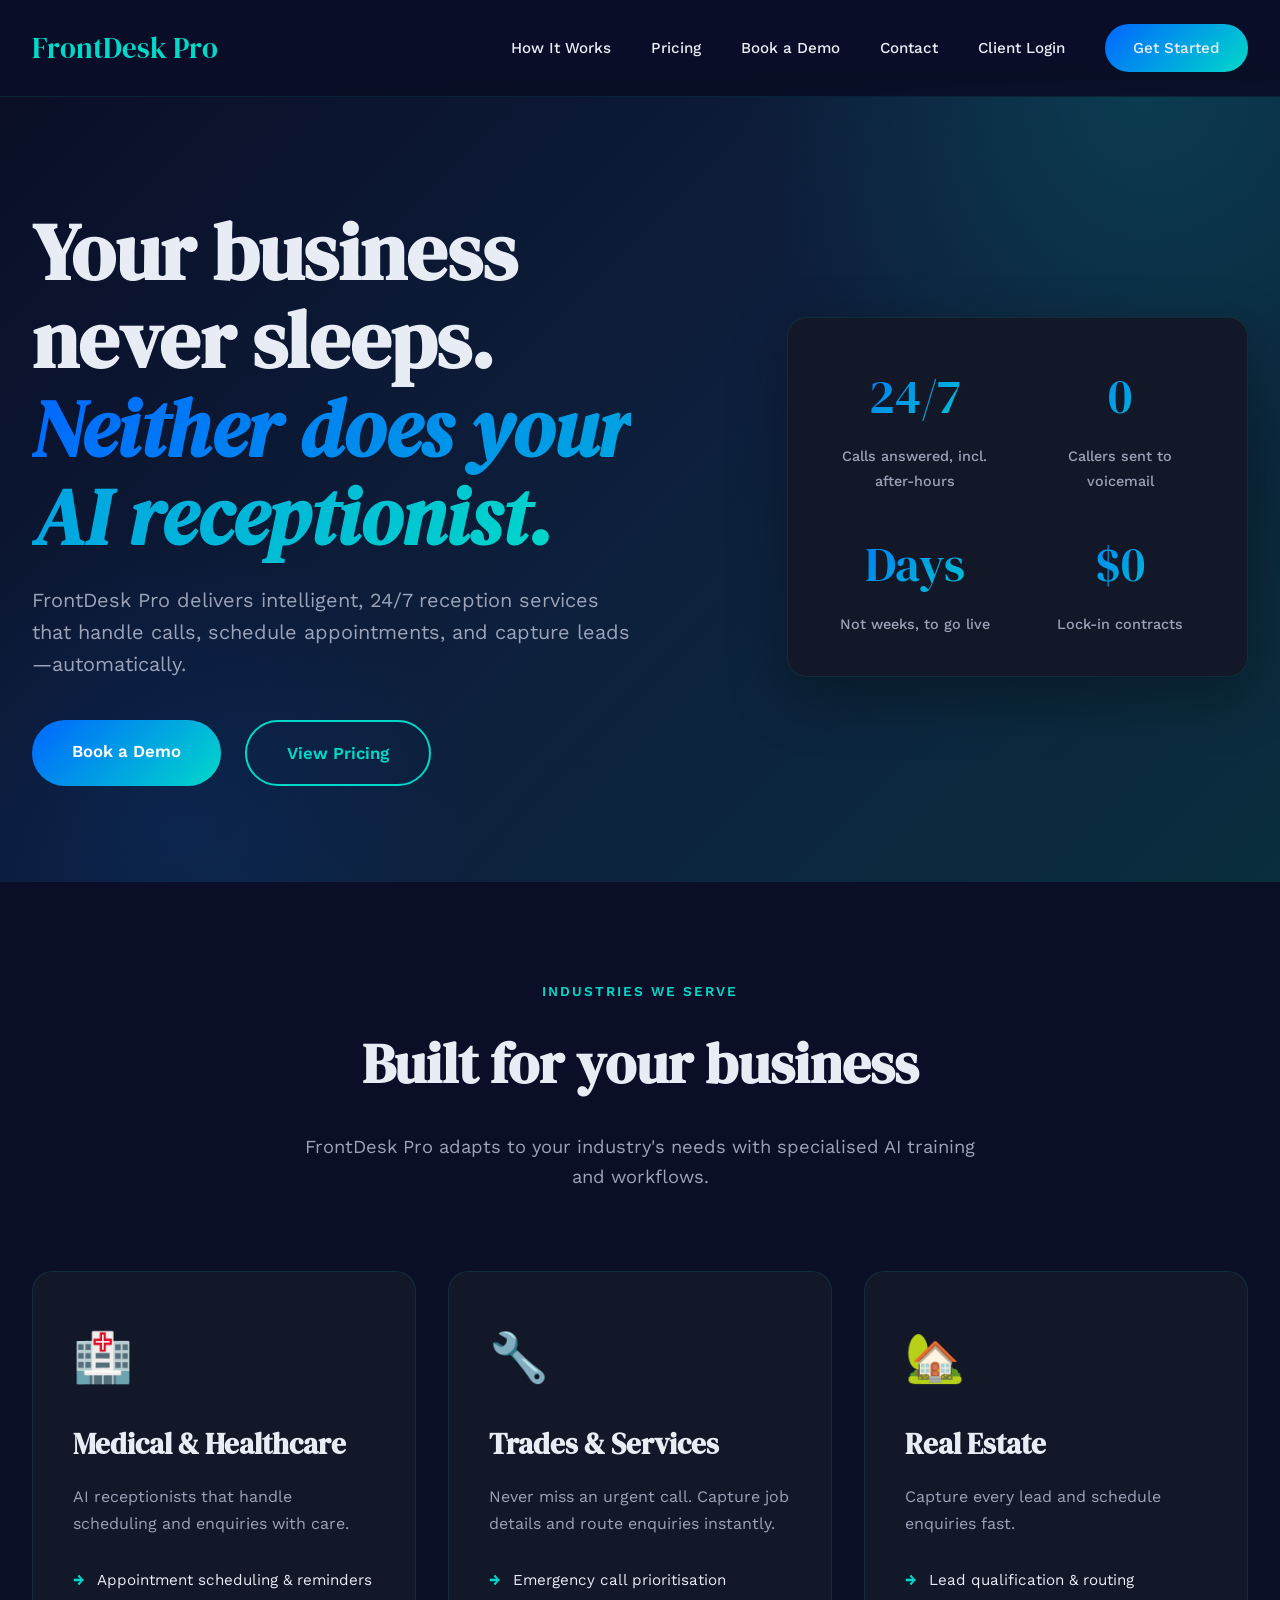
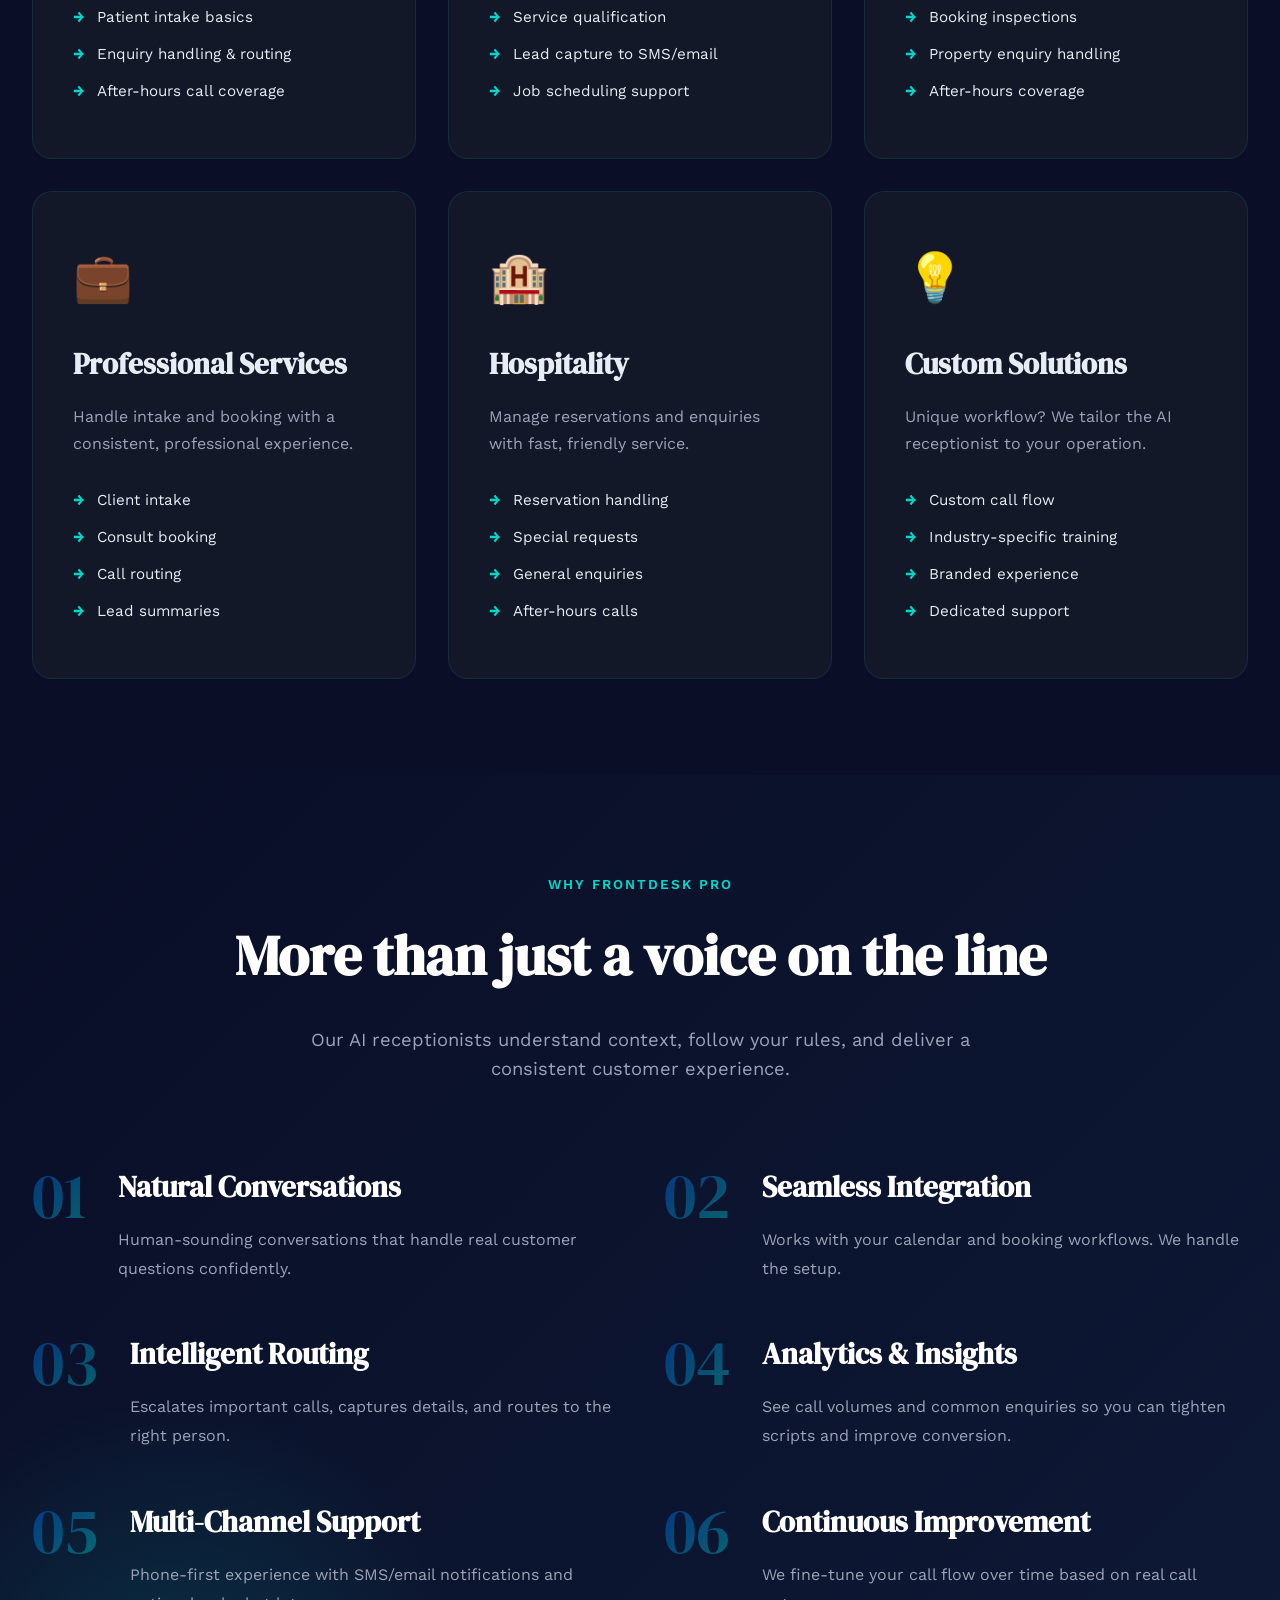
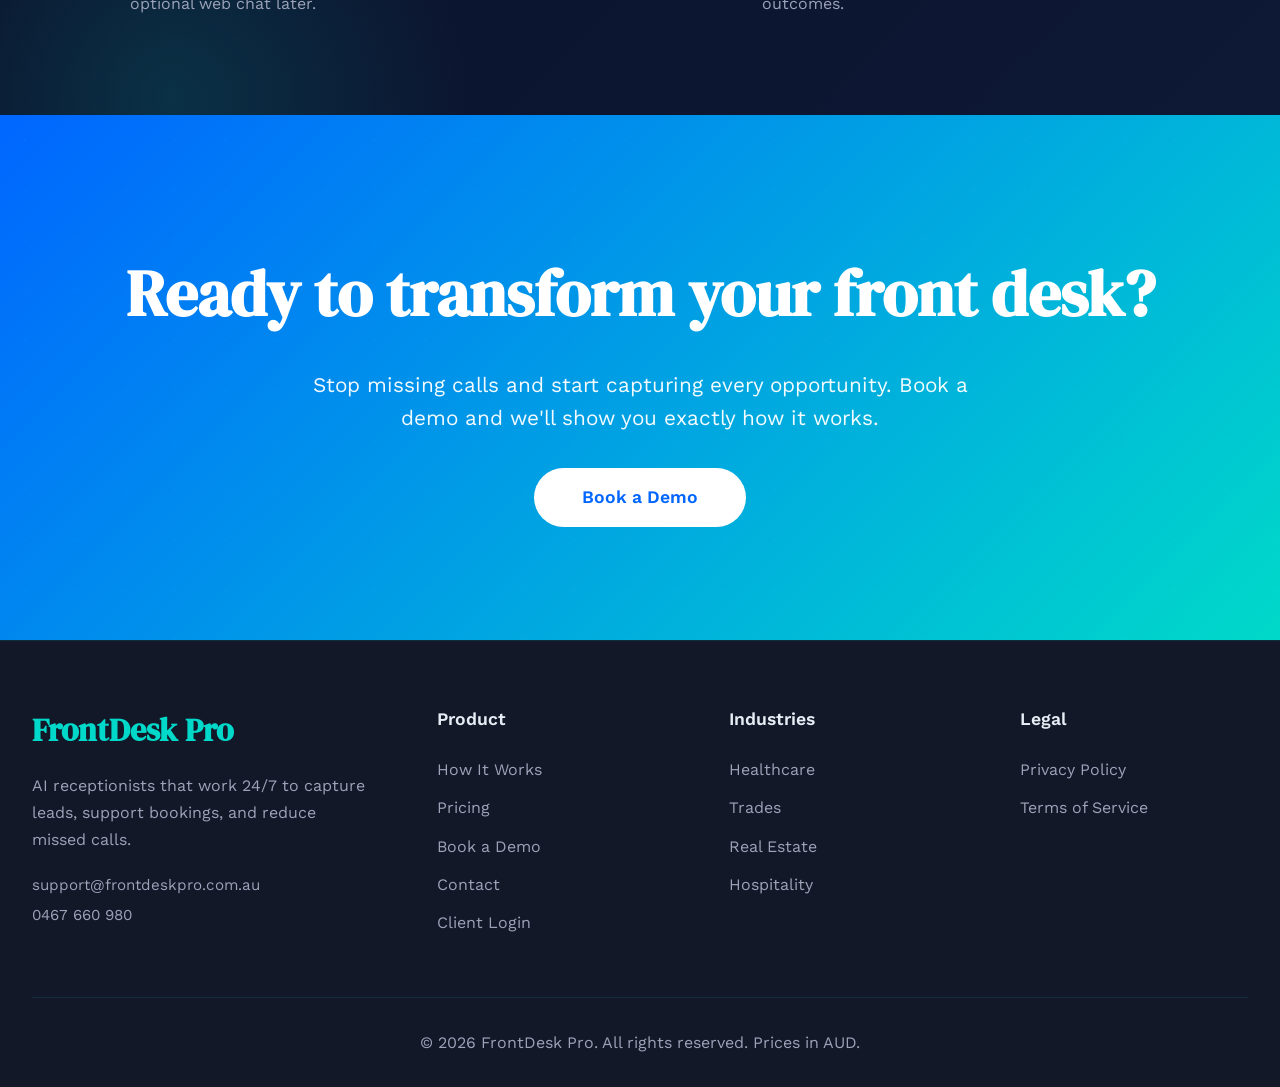
<file: index.html>
<!DOCTYPE html>
<html lang="en">
<head>
    <meta charset="UTF-8">
    <meta name="viewport" content="width=device-width, initial-scale=1.0">
    <title>FrontDesk Pro - AI Receptionists for Your Business</title>
  <meta name="description" content="FrontDesk Pro — 24/7 AI receptionists for Australian medical, dental, trades, real estate and service businesses. Answer every call, book appointments and capture leads automatically.">
  <meta property="og:title" content="FrontDesk Pro - AI Receptionists for Your Business">
  <meta property="og:description" content="FrontDesk Pro — 24/7 AI receptionists for Australian medical, dental, trades, real estate and service businesses. Answer every call, book appointments and capture leads automatically.">
  <meta property="og:type" content="website">
  <meta name="theme-color" content="#0A0E27">
  <link rel="icon" href="assets/favicon.svg" type="image/svg+xml">
    <link href="https://fonts.googleapis.com/css2?family=DM+Serif+Display:ital@0;1&family=Work+Sans:wght@300;400;500;600&display=swap" rel="stylesheet">
    <style>
        :root {
            --primary: #0066FF;
            --primary-dark: #0052CC;
            --teal: #00D9C9;
            --teal-dark: #00B8AA;
            --dark-bg: #0A0E27;
            --dark-card: #131829;
            --gradient-start: #0066FF;
            --gradient-end: #00D9C9;
            --text-light: #E8EDF5;
            --text-gray: #9CA3B8;
            --white: #FFFFFF;
        }

        * { margin: 0; padding: 0; box-sizing: border-box; }

        body {
            font-family: 'Work Sans', sans-serif;
            background: var(--dark-bg);
            color: var(--text-light);
            line-height: 1.6;
            overflow-x: hidden;
        }

        .container { max-width: 1400px; margin: 0 auto; padding: 0 2rem; }

        /* Navigation */
        nav {
            position: fixed;
            top: 0;
            width: 100%;
            background: rgba(10, 14, 39, 0.95);
            backdrop-filter: blur(10px);
            z-index: 1000;
            padding: 1.5rem 0;
            border-bottom: 1px solid rgba(0, 217, 201, 0.1);
        }

        .nav-content {
            display: flex;
            justify-content: space-between;
            align-items: center;
            max-width: 1400px;
            margin: 0 auto;
            padding: 0 2rem;
        }

        .logo {
            font-family: 'DM Serif Display', serif;
            font-size: 1.8rem;
            color: var(--teal);
            font-weight: 400;
            text-decoration: none;
        }

        .nav-links {
            display: flex;
            gap: 2.5rem;
            align-items: center;
        }

        .nav-links a {
            color: var(--text-light);
            text-decoration: none;
            font-weight: 500;
            transition: color 0.3s;
            font-size: 0.95rem;
        }

        .nav-links a:hover { color: var(--teal); }

        .cta-button {
            background: linear-gradient(135deg, var(--primary), var(--teal));
            color: var(--white);
            padding: 0.75rem 1.75rem;
            border-radius: 50px;
            text-decoration: none;
            font-weight: 600;
            transition: all 0.3s;
            font-size: 0.95rem;
        }

        .cta-button:hover {
            transform: translateY(-2px);
            box-shadow: 0 10px 30px rgba(0, 217, 201, 0.4);
        }

        /* Hero Section */
        .hero {
            margin-top: 80px;
            padding: 8rem 0 6rem;
            position: relative;
            overflow: hidden;
            background: linear-gradient(135deg, var(--dark-bg) 0%, #0D1F3C 50%, #0A2E3E 100%);
        }

        .hero::before {
            content: '';
            position: absolute;
            top: -50%;
            right: -20%;
            width: 800px;
            height: 800px;
            background: radial-gradient(circle, rgba(0, 217, 201, 0.15) 0%, transparent 70%);
            animation: float 20s ease-in-out infinite;
        }

        .hero::after {
            content: '';
            position: absolute;
            bottom: -30%;
            left: -10%;
            width: 600px;
            height: 600px;
            background: radial-gradient(circle, rgba(0, 102, 255, 0.1) 0%, transparent 70%);
            animation: float 25s ease-in-out infinite reverse;
        }

        @keyframes float {
            0%, 100% { transform: translate(0, 0) rotate(0deg); }
            50% { transform: translate(-50px, -30px) rotate(5deg); }
        }

        .hero-content {
            display: grid;
            grid-template-columns: 1.2fr 0.8fr;
            gap: 4rem;
            align-items: center;
            position: relative;
            z-index: 1;
        }

        .hero h1 {
            font-family: 'DM Serif Display', serif;
            font-size: 5rem;
            line-height: 1.1;
            margin-bottom: 1.5rem;
            color: var(--text-light);
            animation: fadeInUp 0.8s ease-out;
        }

        @keyframes fadeInUp {
            from { opacity: 0; transform: translateY(30px); }
            to { opacity: 1; transform: translateY(0); }
        }

        .hero h1 span {
            background: linear-gradient(135deg, var(--primary), var(--teal));
            -webkit-background-clip: text;
            -webkit-text-fill-color: transparent;
            background-clip: text;
            font-style: italic;
        }

        .hero p {
            font-size: 1.25rem;
            color: var(--text-gray);
            margin-bottom: 2.5rem;
            max-width: 600px;
            animation: fadeInUp 0.8s ease-out 0.2s backwards;
        }

        .hero-cta {
            display: flex;
            gap: 1.5rem;
            animation: fadeInUp 0.8s ease-out 0.4s backwards;
        }

        .primary-btn {
            background: linear-gradient(135deg, var(--primary), var(--teal));
            color: var(--white);
            padding: 1.1rem 2.5rem;
            border-radius: 50px;
            text-decoration: none;
            font-weight: 600;
            transition: all 0.3s;
            font-size: 1.05rem;
            border: none;
        }

        .primary-btn:hover {
            transform: translateY(-3px);
            box-shadow: 0 15px 40px rgba(0, 217, 201, 0.4);
        }

        .secondary-btn {
            color: var(--teal);
            padding: 1.1rem 2.5rem;
            border: 2px solid var(--teal);
            border-radius: 50px;
            text-decoration: none;
            font-weight: 600;
            transition: all 0.3s;
            font-size: 1.05rem;
        }

        .secondary-btn:hover {
            background: var(--teal);
            color: var(--dark-bg);
            transform: translateY(-3px);
        }

        .hero-stats {
            display: grid;
            grid-template-columns: repeat(2, 1fr);
            gap: 2rem;
            background: var(--dark-card);
            padding: 2.5rem;
            border-radius: 20px;
            box-shadow: 0 20px 60px rgba(0, 0, 0, 0.3);
            border: 1px solid rgba(0, 217, 201, 0.1);
            animation: fadeInRight 0.8s ease-out 0.6s backwards;
        }

        @keyframes fadeInRight {
            from { opacity: 0; transform: translateX(30px); }
            to { opacity: 1; transform: translateX(0); }
        }

        .stat { text-align: center; }

        .stat-number {
            font-family: 'DM Serif Display', serif;
            font-size: 3rem;
            background: linear-gradient(135deg, var(--primary), var(--teal));
            -webkit-background-clip: text;
            -webkit-text-fill-color: transparent;
            background-clip: text;
            display: block;
            margin-bottom: 0.5rem;
        }

        .stat-label { color: var(--text-gray); font-size: 0.9rem; font-weight: 500; }

        /* Industries Section */
        .industries { padding: 6rem 0; background: var(--dark-bg); }

        .section-header { text-align: center; margin-bottom: 5rem; }

        .section-tag {
            display: inline-block;
            color: var(--teal);
            font-weight: 600;
            text-transform: uppercase;
            letter-spacing: 2px;
            font-size: 0.85rem;
            margin-bottom: 1rem;
        }

        .section-title {
            font-family: 'DM Serif Display', serif;
            font-size: 3.5rem;
            color: var(--text-light);
            margin-bottom: 1.5rem;
        }

        .section-description {
            font-size: 1.15rem;
            color: var(--text-gray);
            max-width: 700px;
            margin: 0 auto;
        }

        .industry-grid {
            display: grid;
            grid-template-columns: repeat(3, 1fr);
            gap: 2rem;
        }

        .industry-card {
            scroll-margin-top: 110px;
            background: var(--dark-card);
            padding: 3rem 2.5rem;
            border-radius: 20px;
            transition: all 0.4s cubic-bezier(0.4, 0, 0.2, 1);
            position: relative;
            overflow: hidden;
            border: 1px solid rgba(0, 217, 201, 0.1);
        }

        .industry-card::before {
            content: '';
            position: absolute;
            top: 0; left: 0;
            width: 100%;
            height: 4px;
            background: linear-gradient(90deg, var(--primary), var(--teal));
            transform: scaleX(0);
            transform-origin: left;
            transition: transform 0.4s cubic-bezier(0.4, 0, 0.2, 1);
        }

        .industry-card:hover::before { transform: scaleX(1); }

        .industry-card:hover {
            transform: translateY(-10px);
            box-shadow: 0 25px 50px rgba(0, 217, 201, 0.2);
            border-color: var(--teal);
        }

        .industry-icon { font-size: 3rem; margin-bottom: 1.5rem; display: block; }

        .industry-card h3 {
            font-family: 'DM Serif Display', serif;
            font-size: 1.8rem;
            color: var(--text-light);
            margin-bottom: 1rem;
        }

        .industry-card p {
            color: var(--text-gray);
            line-height: 1.7;
            margin-bottom: 1.5rem;
        }

        .industry-features { list-style: none; }
        .industry-features li {
            color: var(--text-light);
            padding: 0.4rem 0;
            font-size: 0.95rem;
            position: relative;
            padding-left: 1.5rem;
        }
        .industry-features li::before {
            content: '→';
            position: absolute;
            left: 0;
            color: var(--teal);
            font-weight: bold;
        }

        /* Features Section */
        .features {
            padding: 6rem 0;
            background: linear-gradient(135deg, #0A0E27 0%, #0D1935 100%);
            color: var(--white);
            position: relative;
            overflow: hidden;
        }

        .features::after {
            content: '';
            position: absolute;
            bottom: -30%;
            left: -10%;
            width: 600px;
            height: 600px;
            background: radial-gradient(circle, rgba(0, 217, 201, 0.15) 0%, transparent 70%);
        }

        .features .section-tag { color: var(--teal); }
        .features .section-title { color: var(--white); }
        .features .section-description { color: var(--text-gray); }

        .features-grid {
            display: grid;
            grid-template-columns: repeat(2, 1fr);
            gap: 3rem;
            margin-top: 4rem;
            position: relative;
            z-index: 1;
        }

        .feature-item { display: flex; gap: 2rem; align-items: start; }

        .feature-number {
            font-family: 'DM Serif Display', serif;
            font-size: 4rem;
            background: linear-gradient(135deg, var(--primary), var(--teal));
            -webkit-background-clip: text;
            -webkit-text-fill-color: transparent;
            background-clip: text;
            opacity: 0.4;
            line-height: 1;
            flex-shrink: 0;
        }

        .feature-content h3 {
            font-family: 'DM Serif Display', serif;
            font-size: 1.8rem;
            margin-bottom: 1rem;
            color: var(--white);
        }

        .feature-content p { color: var(--text-gray); line-height: 1.8; }

        /* CTA Section */
        .final-cta {
            padding: 8rem 0;
            background: linear-gradient(135deg, var(--primary) 0%, var(--teal) 100%);
            text-align: center;
            position: relative;
            overflow: hidden;
        }

        .final-cta::before {
            content: '';
            position: absolute;
            top: 0; left: 0; right: 0; bottom: 0;
            background: url('data:image/svg+xml,<svg width="100" height="100" xmlns="http://www.w3.org/2000/svg"><circle cx="50" cy="50" r="1" fill="white" opacity="0.1"/></svg>');
            background-size: 50px 50px;
            animation: drift 60s linear infinite;
        }

        @keyframes drift {
            0% { transform: translate(0, 0); }
            100% { transform: translate(50px, 50px); }
        }

        .final-cta-content { position: relative; z-index: 1; }

        .final-cta h2 {
            font-family: 'DM Serif Display', serif;
            font-size: 4rem;
            color: var(--white);
            margin-bottom: 1.5rem;
        }

        .final-cta p {
            font-size: 1.3rem;
            color: rgba(255, 255, 255, 0.95);
            margin-bottom: 3rem;
            max-width: 700px;
            margin-left: auto;
            margin-right: auto;
        }

        .final-cta .primary-btn {
            background: var(--white);
            color: var(--primary);
            font-size: 1.1rem;
            padding: 1.2rem 3rem;
        }

        .final-cta .primary-btn:hover {
            background: var(--text-light);
            box-shadow: 0 20px 40px rgba(0, 0, 0, 0.3);
        }

        /* Footer */
        footer {
            background: var(--dark-card);
            color: var(--white);
            padding: 4rem 0 2rem;
            border-top: 1px solid rgba(0, 217, 201, 0.1);
        }

        .footer-content {
            display: grid;
            grid-template-columns: 1.5fr 1fr 1fr 1fr;
            gap: 4rem;
            margin-bottom: 3rem;
        }

        .footer-brand h3 {
            font-family: 'DM Serif Display', serif;
            font-size: 2rem;
            margin-bottom: 1rem;
            color: var(--teal);
        }

        .footer-brand p { color: var(--text-gray); line-height: 1.7; }

        .footer-section h4 {
            font-size: 1.1rem;
            margin-bottom: 1.5rem;
            font-weight: 600;
            color: var(--text-light);
        }

        .footer-section ul { list-style: none; }
        .footer-section ul li { margin-bottom: 0.8rem; }

        .footer-section ul li a {
            color: var(--text-gray);
            text-decoration: none;
            transition: color 0.3s;
        }

        .footer-section ul li a:hover { color: var(--teal); }

        .footer-bottom {
            border-top: 1px solid rgba(0, 217, 201, 0.1);
            padding-top: 2rem;
            text-align: center;
            color: var(--text-gray);
        }

        /* Responsive */
        @media (max-width: 1024px) {
            .hero h1 { font-size: 4rem; }
            .hero-content { grid-template-columns: 1fr; }
            .industry-grid { grid-template-columns: repeat(2, 1fr); }
            .features-grid { grid-template-columns: 1fr; }
            .footer-content { grid-template-columns: repeat(2, 1fr); }
        }

        @media (max-width: 768px) {
            .nav-links { display: none; }
            .hero h1 { font-size: 3rem; }
            .section-title { font-size: 2.5rem; }
            .industry-grid { grid-template-columns: 1fr; }
            .hero-stats { grid-template-columns: 1fr 1fr; padding:1.5rem; gap:1.2rem; }
            .stat-number { font-size: 2.2rem; }
            .hero { padding: 5rem 0 4rem; }
            .hero-cta { flex-wrap: wrap; }
            .hero-cta a { flex: 1 1 100%; text-align: center; }
            .feature-item { gap: 1rem; }
            .feature-number { font-size: 2.6rem; }
            .final-cta h2 { font-size: 3rem; }
            .footer-content { grid-template-columns: 1fr; }
        }
    </style>
  <link rel="stylesheet" href="assets/site.css">
</head>
<body>
    <nav>
        <div class="nav-content">
            <a class="logo" href="index.html">FrontDesk Pro</a>
            <div class="nav-links">
                <a href="how-it-works.html">How It Works</a>
                <a href="pricing.html">Pricing</a>
                <a href="book-demo.html">Book a Demo</a>
                <a href="contact.html">Contact</a>
                <a href="portal/">Client Login</a>
                <a href="book-demo.html" class="cta-button">Get Started</a>
            </div>
        </div>
    </nav>

    <section class="hero">
        <div class="container">
            <div class="hero-content">
                <div>
                    <h1>Your business never sleeps. <span>Neither does your AI receptionist.</span></h1>
                    <p>FrontDesk Pro delivers intelligent, 24/7 reception services that handle calls, schedule appointments, and capture leads—automatically.</p>
                    <div class="hero-cta">
                        <a href="book-demo.html" class="primary-btn">Book a Demo</a>
                        <a href="pricing.html" class="secondary-btn">View Pricing</a>
                    </div>
                    <a class="demo-line" data-fdp-if="demoLine" data-fdp-href="demoLine" href="#" hidden>
                        <span class="pulse"></span>
                        <span>Hear it now — call our AI receptionist: <strong data-fdp-text="demoLine"></strong></span>
                    </a>
                </div>
                <div class="hero-stats">
                    <div class="stat">
                        <span class="stat-number">24/7</span>
                        <span class="stat-label">Calls answered, incl. after-hours</span>
                    </div>
                    <div class="stat">
                        <span class="stat-number">0</span>
                        <span class="stat-label">Callers sent to voicemail</span>
                    </div>
                    <div class="stat">
                        <span class="stat-number">Days</span>
                        <span class="stat-label">Not weeks, to go live</span>
                    </div>
                    <div class="stat">
                        <span class="stat-number">$0</span>
                        <span class="stat-label">Lock-in contracts</span>
                    </div>
                </div>
            </div>
        </div>
    </section>

    <section class="industries" id="industries">
        <div class="container">
            <div class="section-header">
                <span class="section-tag">Industries We Serve</span>
                <h2 class="section-title">Built for your business</h2>
                <p class="section-description">FrontDesk Pro adapts to your industry's needs with specialised AI training and workflows.</p>
            </div>
            <div class="industry-grid">
                <div class="industry-card" id="medical">
                    <span class="industry-icon">🏥</span>
                    <h3>Medical & Healthcare</h3>
                    <p>AI receptionists that handle scheduling and enquiries with care.</p>
                    <ul class="industry-features">
                        <li>Appointment scheduling & reminders</li>
                        <li>Patient intake basics</li>
                        <li>Enquiry handling & routing</li>
                        <li>After-hours call coverage</li>
                    </ul>
                </div>

                <div class="industry-card" id="trades">
                    <span class="industry-icon">🔧</span>
                    <h3>Trades & Services</h3>
                    <p>Never miss an urgent call. Capture job details and route enquiries instantly.</p>
                    <ul class="industry-features">
                        <li>Emergency call prioritisation</li>
                        <li>Service qualification</li>
                        <li>Lead capture to SMS/email</li>
                        <li>Job scheduling support</li>
                    </ul>
                </div>

                <div class="industry-card" id="real-estate">
                    <span class="industry-icon">🏡</span>
                    <h3>Real Estate</h3>
                    <p>Capture every lead and schedule enquiries fast.</p>
                    <ul class="industry-features">
                        <li>Lead qualification & routing</li>
                        <li>Booking inspections</li>
                        <li>Property enquiry handling</li>
                        <li>After-hours coverage</li>
                    </ul>
                </div>

                <div class="industry-card">
                    <span class="industry-icon">💼</span>
                    <h3>Professional Services</h3>
                    <p>Handle intake and booking with a consistent, professional experience.</p>
                    <ul class="industry-features">
                        <li>Client intake</li>
                        <li>Consult booking</li>
                        <li>Call routing</li>
                        <li>Lead summaries</li>
                    </ul>
                </div>

                <div class="industry-card" id="hospitality">
                    <span class="industry-icon">🏨</span>
                    <h3>Hospitality</h3>
                    <p>Manage reservations and enquiries with fast, friendly service.</p>
                    <ul class="industry-features">
                        <li>Reservation handling</li>
                        <li>Special requests</li>
                        <li>General enquiries</li>
                        <li>After-hours calls</li>
                    </ul>
                </div>

                <div class="industry-card">
                    <span class="industry-icon">💡</span>
                    <h3>Custom Solutions</h3>
                    <p>Unique workflow? We tailor the AI receptionist to your operation.</p>
                    <ul class="industry-features">
                        <li>Custom call flow</li>
                        <li>Industry-specific training</li>
                        <li>Branded experience</li>
                        <li>Dedicated support</li>
                    </ul>
                </div>
            </div>
        </div>
    </section>

    <section class="features" id="features">
        <div class="container">
            <div class="section-header">
                <span class="section-tag">Why FrontDesk Pro</span>
                <h2 class="section-title">More than just a voice on the line</h2>
                <p class="section-description">Our AI receptionists understand context, follow your rules, and deliver a consistent customer experience.</p>
            </div>
            <div class="features-grid">
                <div class="feature-item">
                    <div class="feature-number">01</div>
                    <div class="feature-content">
                        <h3>Natural Conversations</h3>
                        <p>Human-sounding conversations that handle real customer questions confidently.</p>
                    </div>
                </div>

                <div class="feature-item">
                    <div class="feature-number">02</div>
                    <div class="feature-content">
                        <h3>Seamless Integration</h3>
                        <p>Works with your calendar and booking workflows. We handle the setup.</p>
                    </div>
                </div>

                <div class="feature-item">
                    <div class="feature-number">03</div>
                    <div class="feature-content">
                        <h3>Intelligent Routing</h3>
                        <p>Escalates important calls, captures details, and routes to the right person.</p>
                    </div>
                </div>

                <div class="feature-item">
                    <div class="feature-number">04</div>
                    <div class="feature-content">
                        <h3>Analytics & Insights</h3>
                        <p>See call volumes and common enquiries so you can tighten scripts and improve conversion.</p>
                    </div>
                </div>

                <div class="feature-item">
                    <div class="feature-number">05</div>
                    <div class="feature-content">
                        <h3>Multi-Channel Support</h3>
                        <p>Phone-first experience with SMS/email notifications and optional web chat later.</p>
                    </div>
                </div>

                <div class="feature-item">
                    <div class="feature-number">06</div>
                    <div class="feature-content">
                        <h3>Continuous Improvement</h3>
                        <p>We fine-tune your call flow over time based on real call outcomes.</p>
                    </div>
                </div>
            </div>
        </div>
    </section>

    <section class="final-cta" id="get-started">
        <div class="container">
            <div class="final-cta-content">
                <h2>Ready to transform your front desk?</h2>
                <p>Stop missing calls and start capturing every opportunity. Book a demo and we'll show you exactly how it works.</p>
                <a href="book-demo.html" class="primary-btn">Book a Demo</a>
                <p data-fdp-if="demoLine" hidden style="margin:1.5rem auto 0;font-size:1.05rem;">Or call our AI right now: <a data-fdp-href="demoLine" data-fdp-text="demoLine" href="#" style="color:#fff;font-weight:700;"></a></p>
            </div>
        </div>
    </section>

    <footer>
        <div class="container">
            <div class="footer-content">
                <div class="footer-brand">
                    <h3>FrontDesk Pro</h3>
                    <p>AI receptionists that work 24/7 to capture leads, support bookings, and reduce missed calls.</p>
          <div class="footer-contact">
            <a data-fdp-if="email" data-fdp-href="email" data-fdp-text="email" href="contact.html"></a>
            <a data-fdp-if="phone" data-fdp-href="phone" data-fdp-text="phone" href="#" hidden></a>
            <span data-fdp-if="abn" hidden>ABN <span data-fdp-text="abn"></span></span>
          </div>
                </div>
                <div class="footer-section">
                    <h4>Product</h4>
                    <ul>
                        <li><a href="how-it-works.html">How It Works</a></li>
                        <li><a href="pricing.html">Pricing</a></li>
                        <li><a href="book-demo.html">Book a Demo</a></li>
                        <li><a href="contact.html">Contact</a></li>
            <li><a href="portal/">Client Login</a></li>
                    </ul>
                </div>
                <div class="footer-section">
                    <h4>Industries</h4>
                    <ul>
                        <li><a href="index.html#medical">Healthcare</a></li>
                        <li><a href="index.html#trades">Trades</a></li>
                        <li><a href="index.html#real-estate">Real Estate</a></li>
                        <li><a href="index.html#hospitality">Hospitality</a></li>
                    </ul>
                </div>
                <div class="footer-section">
                    <h4>Legal</h4>
                    <ul>
                        <li><a href="privacy.html">Privacy Policy</a></li>
                        <li><a href="terms.html">Terms of Service</a></li>
                    </ul>
                </div>
            </div>
            <div class="footer-bottom">
                <p>&copy; <span data-year>2026</span> FrontDesk Pro. All rights reserved. Prices in AUD.</p>
            </div>
        </div>
    </footer>
  <script src="assets/config.js"></script>
  <script src="assets/site.js"></script>
</body>
</html>
</file>
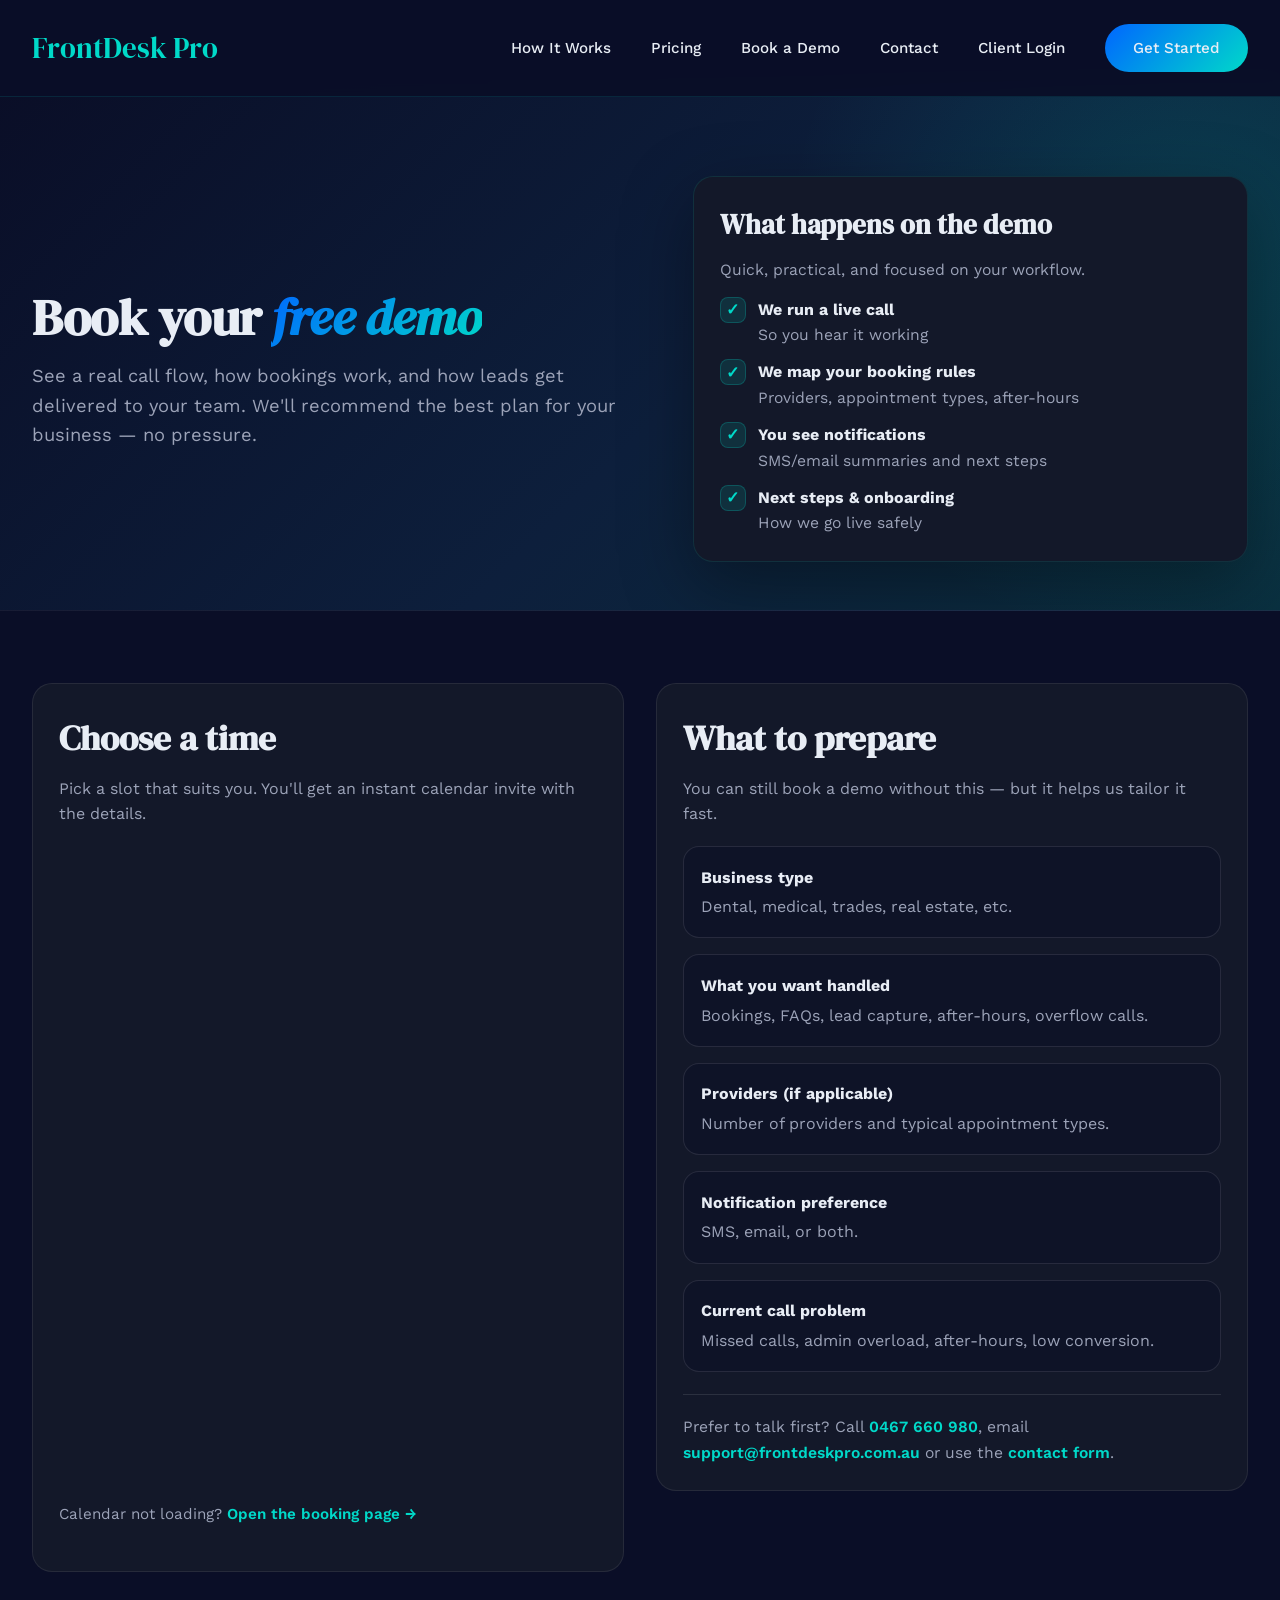
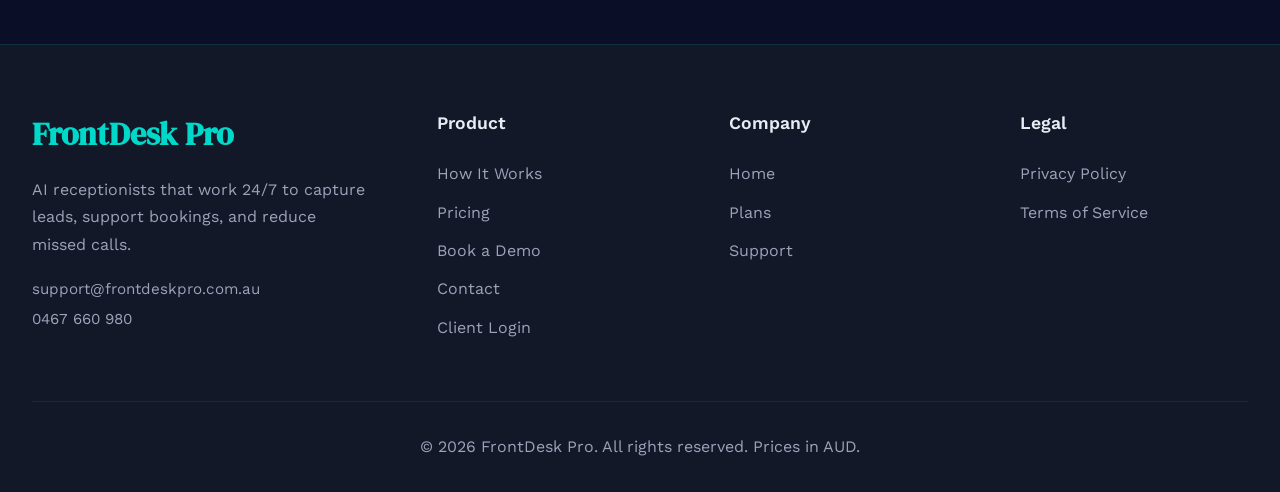
<file: book-demo.html>
<!DOCTYPE html>
<html lang="en">
<head>
  <meta charset="UTF-8" />
  <meta name="viewport" content="width=device-width,initial-scale=1.0" />
  <title>Book a Demo — FrontDesk Pro</title>
  <meta name="description" content="Book a 20-minute FrontDesk Pro demo. Hear a live AI receptionist call and see how bookings and lead notifications work for your business.">
  <meta property="og:title" content="Book a Demo — FrontDesk Pro">
  <meta property="og:description" content="Book a 20-minute FrontDesk Pro demo. Hear a live AI receptionist call and see how bookings and lead notifications work for your business.">
  <meta property="og:type" content="website">
  <meta name="theme-color" content="#0A0E27">
  <link rel="icon" href="assets/favicon.svg" type="image/svg+xml">
  <link href="https://fonts.googleapis.com/css2?family=DM+Serif+Display:ital@0;1&family=Work+Sans:wght@300;400;500;600&display=swap" rel="stylesheet">
  <style>
    :root {
      --primary:#0066FF;
      --teal:#00D9C9;
      --dark-bg:#0A0E27;
      --dark-card:#131829;
      --text-light:#E8EDF5;
      --text-gray:#9CA3B8;
      --white:#FFFFFF;
      --border: rgba(0,217,201,.12);
      --shadow: 0 22px 70px rgba(0,0,0,.35);
      --radius: 20px;
    }
    *{margin:0;padding:0;box-sizing:border-box}
    body{
      font-family:'Work Sans', sans-serif;
      background: var(--dark-bg);
      color: var(--text-light);
      line-height:1.6;
      overflow-x:hidden;
    }
    .container{max-width:1400px;margin:0 auto;padding:0 2rem}

    /* Nav */
    nav{
      position:fixed;top:0;width:100%;
      background: rgba(10,14,39,.95);
      backdrop-filter: blur(10px);
      z-index:1000;
      padding:1.5rem 0;
      border-bottom:1px solid var(--border);
    }
    .nav-content{
      display:flex;justify-content:space-between;align-items:center;
      max-width:1400px;margin:0 auto;padding:0 2rem;
    }
    .logo{
      font-family:'DM Serif Display', serif;
      font-size:1.8rem;color:var(--teal);text-decoration:none;
    }
    .nav-links{display:flex;gap:2.5rem;align-items:center}
    .nav-links a{
      color:var(--text-light);text-decoration:none;font-weight:500;
      transition:color .3s;font-size:.95rem;
    }
    .nav-links a:hover{color:var(--teal)}
    .cta-button{
      background: linear-gradient(135deg, var(--primary), var(--teal));
      color:var(--white);
      padding:.75rem 1.75rem;border-radius:50px;text-decoration:none;
      font-weight:600;transition:all .3s;font-size:.95rem;
      display:inline-flex;align-items:center;justify-content:center;
    }
    .cta-button:hover{transform:translateY(-2px);box-shadow:0 10px 30px rgba(0,217,201,.35)}

    /* Hero */
    .hero{
      margin-top:80px;
      padding: 6rem 0 3rem;
      background: linear-gradient(135deg, var(--dark-bg) 0%, #0D1F3C 55%, #0A2E3E 100%);
      border-bottom:1px solid rgba(255,255,255,.06);
      position:relative;overflow:hidden;
    }
    .hero::before{
      content:'';
      position:absolute;top:-45%;right:-25%;
      width:820px;height:820px;
      background: radial-gradient(circle, rgba(0,217,201,.14) 0%, transparent 70%);
      animation: float 20s ease-in-out infinite;
    }
    @keyframes float{
      0%,100%{transform:translate(0,0) rotate(0deg)}
      50%{transform:translate(-50px,-30px) rotate(5deg)}
    }
    .hero-inner{
      display:grid;grid-template-columns: 1.05fr .95fr;
      gap:3rem;align-items:center;position:relative;z-index:1;
    }
    h1{
      font-family:'DM Serif Display', serif;
      font-size: clamp(2.6rem, 4vw, 4.3rem);
      line-height:1.1;margin-bottom:1rem;letter-spacing:-.5px;
    }
    h1 span{
      background: linear-gradient(135deg, var(--primary), var(--teal));
      -webkit-background-clip:text;-webkit-text-fill-color:transparent;background-clip:text;
      font-style: italic;
    }
    .hero p{
      color:var(--text-gray);
      font-size:1.15rem;
      max-width:680px;
    }

    .card{
      background: var(--dark-card);
      border:1px solid var(--border);
      border-radius: var(--radius);
      box-shadow: var(--shadow);
      padding: 1.6rem;
    }
    .card h3{
      font-family:'DM Serif Display', serif;
      font-size:1.7rem;
      margin-bottom:.7rem;
    }
    .bullets{list-style:none;display:grid;gap:.75rem;margin-top:.9rem}
    .bullets li{display:flex;gap:.75rem;align-items:flex-start;color:var(--text-light)}
    .check{
      width:26px;height:26px;border-radius:8px;
      background: rgba(0,217,201,.12);
      border: 1px solid rgba(0,217,201,.22);
      display:flex;align-items:center;justify-content:center;
      color:var(--teal);font-weight:800;flex:0 0 auto;
    }
    .muted{color:var(--text-gray);font-size:.98rem}

    /* Main */
    .section{padding: 4.5rem 0}
    .grid{
      display:grid;
      grid-template-columns: 1fr 1fr;
      gap: 2rem;
      align-items:start;
    }
    .panel{
      background: var(--dark-card);
      border:1px solid rgba(255,255,255,.08);
      border-radius: var(--radius);
      padding: 1.6rem;
    }
    .panel h2{
      font-family:'DM Serif Display', serif;
      font-size:2.2rem;
      margin-bottom:.6rem;
    }
    .panel p{color:var(--text-gray);margin-bottom:1.2rem}

    .whatYouGet{
      display:grid;gap:1rem;margin-top:1rem;
    }
    .mini{
      background: rgba(10,14,39,.45);
      border:1px solid rgba(255,255,255,.10);
      border-radius: 16px;
      padding: 1.1rem;
    }
    .mini strong{display:block;margin-bottom:.25rem}
    .mini span{color:var(--text-gray)}

    /* Footer */
    footer{
      background: var(--dark-card);
      color: var(--white);
      padding: 4rem 0 2rem;
      border-top: 1px solid var(--border);
    }
    .footer-content{
      display:grid;
      grid-template-columns: 1.5fr 1fr 1fr 1fr;
      gap: 4rem;
      margin-bottom: 3rem;
    }
    .footer-brand h3{
      font-family:'DM Serif Display', serif;
      font-size:2rem;
      margin-bottom:1rem;
      color: var(--teal);
    }
    .footer-brand p{color:var(--text-gray);line-height:1.7}
    .footer-section h4{
      font-size:1.1rem;margin-bottom:1.5rem;font-weight:600;color:var(--text-light);
    }
    .footer-section ul{list-style:none}
    .footer-section li{margin-bottom:.8rem}
    .footer-section a{color:var(--text-gray);text-decoration:none;transition:color .3s}
    .footer-section a:hover{color:var(--teal)}
    .footer-bottom{
      border-top:1px solid rgba(0,217,201,.10);
      padding-top:2rem;
      text-align:center;
      color:var(--text-gray);
    }

    @media (max-width: 1024px){
      .hero-inner{grid-template-columns: 1fr;}
      .grid{grid-template-columns: 1fr;}
      .footer-content{grid-template-columns: repeat(2,1fr);}
    }
    @media (max-width: 768px){
      .nav-links{display:none;}
      .footer-content{grid-template-columns: 1fr;}
    }
  </style>
  <link rel="stylesheet" href="assets/site.css">
</head>
<body>

  <nav>
    <div class="nav-content">
      <a class="logo" href="index.html">FrontDesk Pro</a>
      <div class="nav-links">
        <a href="how-it-works.html">How It Works</a>
        <a href="pricing.html">Pricing</a>
        <a href="book-demo.html">Book a Demo</a>
        <a href="contact.html">Contact</a>
        <a href="portal/">Client Login</a>
        <a href="book-demo.html" class="cta-button">Get Started</a>
      </div>
    </div>
  </nav>

  <header class="hero">
    <div class="container">
      <div class="hero-inner">
        <div>
          <h1>Book your <span>free demo</span></h1>
          <p>
            See a real call flow, how bookings work, and how leads get delivered to your team.
            We'll recommend the best plan for your business — no pressure.
          </p>
          <a class="demo-line" data-fdp-if="demoLine" data-fdp-href="demoLine" href="#" hidden>
            <span class="pulse"></span>
            <span>Can't wait? Call our AI receptionist now: <strong data-fdp-text="demoLine"></strong></span>
          </a>
        </div>

        <div class="card">
          <h3>What happens on the demo</h3>
          <div class="muted">Quick, practical, and focused on your workflow.</div>
          <ul class="bullets">
            <li><span class="check">✓</span><div><strong>We run a live call</strong><div class="muted">So you hear it working</div></div></li>
            <li><span class="check">✓</span><div><strong>We map your booking rules</strong><div class="muted">Providers, appointment types, after-hours</div></div></li>
            <li><span class="check">✓</span><div><strong>You see notifications</strong><div class="muted">SMS/email summaries and next steps</div></div></li>
            <li><span class="check">✓</span><div><strong>Next steps & onboarding</strong><div class="muted">How we go live safely</div></div></li>
          </ul>
        </div>

      </div>
    </div>
  </header>

  <main class="section">
    <div class="container">
      <div class="grid">

        <section class="panel">
          <!-- Live calendar (shown when bookingLink is set in assets/config.js) -->
          <div data-fdp-if="bookingLink" hidden>
            <h2>Choose a time</h2>
            <p>Pick a slot that suits you. You'll get an instant calendar invite with the details.</p>
            <div id="cal-inline"></div>
            <p class="muted" style="margin-top:1rem;font-size:.95rem;">Calendar not loading? <a id="cal-direct" href="#" target="_blank" rel="noopener" style="color:var(--teal);font-weight:600;text-decoration:none;">Open the booking page →</a></p>
          </div>

          <!-- Request-a-time form (shown until a calendar link is set) -->
          <div data-fdp-if="!bookingLink">
            <h2>Request a time</h2>
            <p>Tell us when suits and we'll confirm your demo by email or phone — usually the same business day.</p>

            <form class="fdp-form" data-subject="Demo request" data-success="Thanks — your demo request is in. We'll confirm a time with you shortly (usually the same business day).">
              <div class="row">
                <div><label for="d-name">Full name</label><input id="d-name" name="name" type="text" autocomplete="name" placeholder="Your name" required></div>
                <div><label for="d-business">Business name</label><input id="d-business" name="business" type="text" autocomplete="organization" placeholder="Clinic / business name" required></div>
              </div>
              <div class="row">
                <div><label for="d-email">Email</label><input id="d-email" name="email" type="email" autocomplete="email" placeholder="you@company.com" required></div>
                <div><label for="d-phone">Phone</label><input id="d-phone" name="phone" type="tel" autocomplete="tel" placeholder="04xx xxx xxx" required></div>
              </div>
              <div class="row">
                <div>
                  <label for="d-industry">Industry</label>
                  <select id="d-industry" name="industry" required>
                    <option value="" disabled selected>Select one</option>
                    <option>Dental</option><option>Medical</option><option>Allied Health</option>
                    <option>Trades</option><option>Real Estate</option><option>Professional Services</option>
                    <option>Hospitality</option><option>Other</option>
                  </select>
                </div>
                <div>
                  <label for="d-when">Best time</label>
                  <select id="d-when" name="preferred_time" required>
                    <option value="" disabled selected>Select one</option>
                    <option>Weekday morning</option><option>Weekday midday</option>
                    <option>Weekday afternoon</option><option>Anytime — call me</option>
                  </select>
                </div>
              </div>
              <label for="d-notes">Anything we should know? <span class="muted" style="font-weight:400">(optional)</span></label>
              <textarea id="d-notes" name="notes" placeholder="e.g. 3 dentists, lots of after-hours calls, want online booking"></textarea>
              <input type="checkbox" name="botcheck" class="hp" tabindex="-1" autocomplete="off">
              <button class="btn" type="submit">Request My Demo</button>
              <div class="form-status" role="status" aria-live="polite"></div>
            </form>
          </div>
        </section>

        <aside class="panel">
          <h2>What to prepare</h2>
          <p>You can still book a demo without this — but it helps us tailor it fast.</p>

          <div class="whatYouGet">
            <div class="mini">
              <strong>Business type</strong>
              <span>Dental, medical, trades, real estate, etc.</span>
            </div>
            <div class="mini">
              <strong>What you want handled</strong>
              <span>Bookings, FAQs, lead capture, after-hours, overflow calls.</span>
            </div>
            <div class="mini">
              <strong>Providers (if applicable)</strong>
              <span>Number of providers and typical appointment types.</span>
            </div>
            <div class="mini">
              <strong>Notification preference</strong>
              <span>SMS, email, or both.</span>
            </div>
            <div class="mini">
              <strong>Current call problem</strong>
              <span>Missed calls, admin overload, after-hours, low conversion.</span>
            </div>
          </div>

          <div style="margin-top:1.4rem;padding-top:1.2rem;border-top:1px solid rgba(255,255,255,.10);">
            <div class="muted">
              Prefer to talk first?
              <span data-fdp-if="phone" hidden>Call <a data-fdp-href="phone" data-fdp-text="phone" href="#" style="color:var(--teal);text-decoration:none;font-weight:600;"></a>, email</span><span data-fdp-if="!phone">Email</span>
              <a data-fdp-href="email" data-fdp-text="email" href="contact.html" style="color:var(--teal);text-decoration:none;font-weight:600;">us</a>
              or use the <a href="contact.html" style="color:var(--teal);text-decoration:none;font-weight:600;">contact form</a>.
            </div>
          </div>
        </aside>

      </div>
    </div>
  </main>

  <footer>
    <div class="container">
      <div class="footer-content">
        <div class="footer-brand">
          <h3>FrontDesk Pro</h3>
          <p>AI receptionists that work 24/7 to capture leads, support bookings, and reduce missed calls.</p>
          <div class="footer-contact">
            <a data-fdp-if="email" data-fdp-href="email" data-fdp-text="email" href="contact.html"></a>
            <a data-fdp-if="phone" data-fdp-href="phone" data-fdp-text="phone" href="#" hidden></a>
            <span data-fdp-if="abn" hidden>ABN <span data-fdp-text="abn"></span></span>
          </div>
        </div>

        <div class="footer-section">
          <h4>Product</h4>
          <ul>
            <li><a href="how-it-works.html">How It Works</a></li>
            <li><a href="pricing.html">Pricing</a></li>
            <li><a href="book-demo.html">Book a Demo</a></li>
            <li><a href="contact.html">Contact</a></li>
            <li><a href="portal/">Client Login</a></li>
          </ul>
        </div>

        <div class="footer-section">
          <h4>Company</h4>
          <ul>
            <li><a href="index.html">Home</a></li>
            <li><a href="pricing.html">Plans</a></li>
            <li><a href="contact.html">Support</a></li>
          </ul>
        </div>

        <div class="footer-section">
          <h4>Legal</h4>
          <ul>
            <li><a href="privacy.html">Privacy Policy</a></li>
            <li><a href="terms.html">Terms of Service</a></li>
          </ul>
        </div>
      </div>

      <div class="footer-bottom">
        <p>&copy; <span data-year>2026</span> FrontDesk Pro. All rights reserved. Prices in AUD.</p>
      </div>
    </div>
  </footer>

  <script src="assets/config.js"></script>
  <script src="assets/site.js"></script>
</body>
</html>
</file>
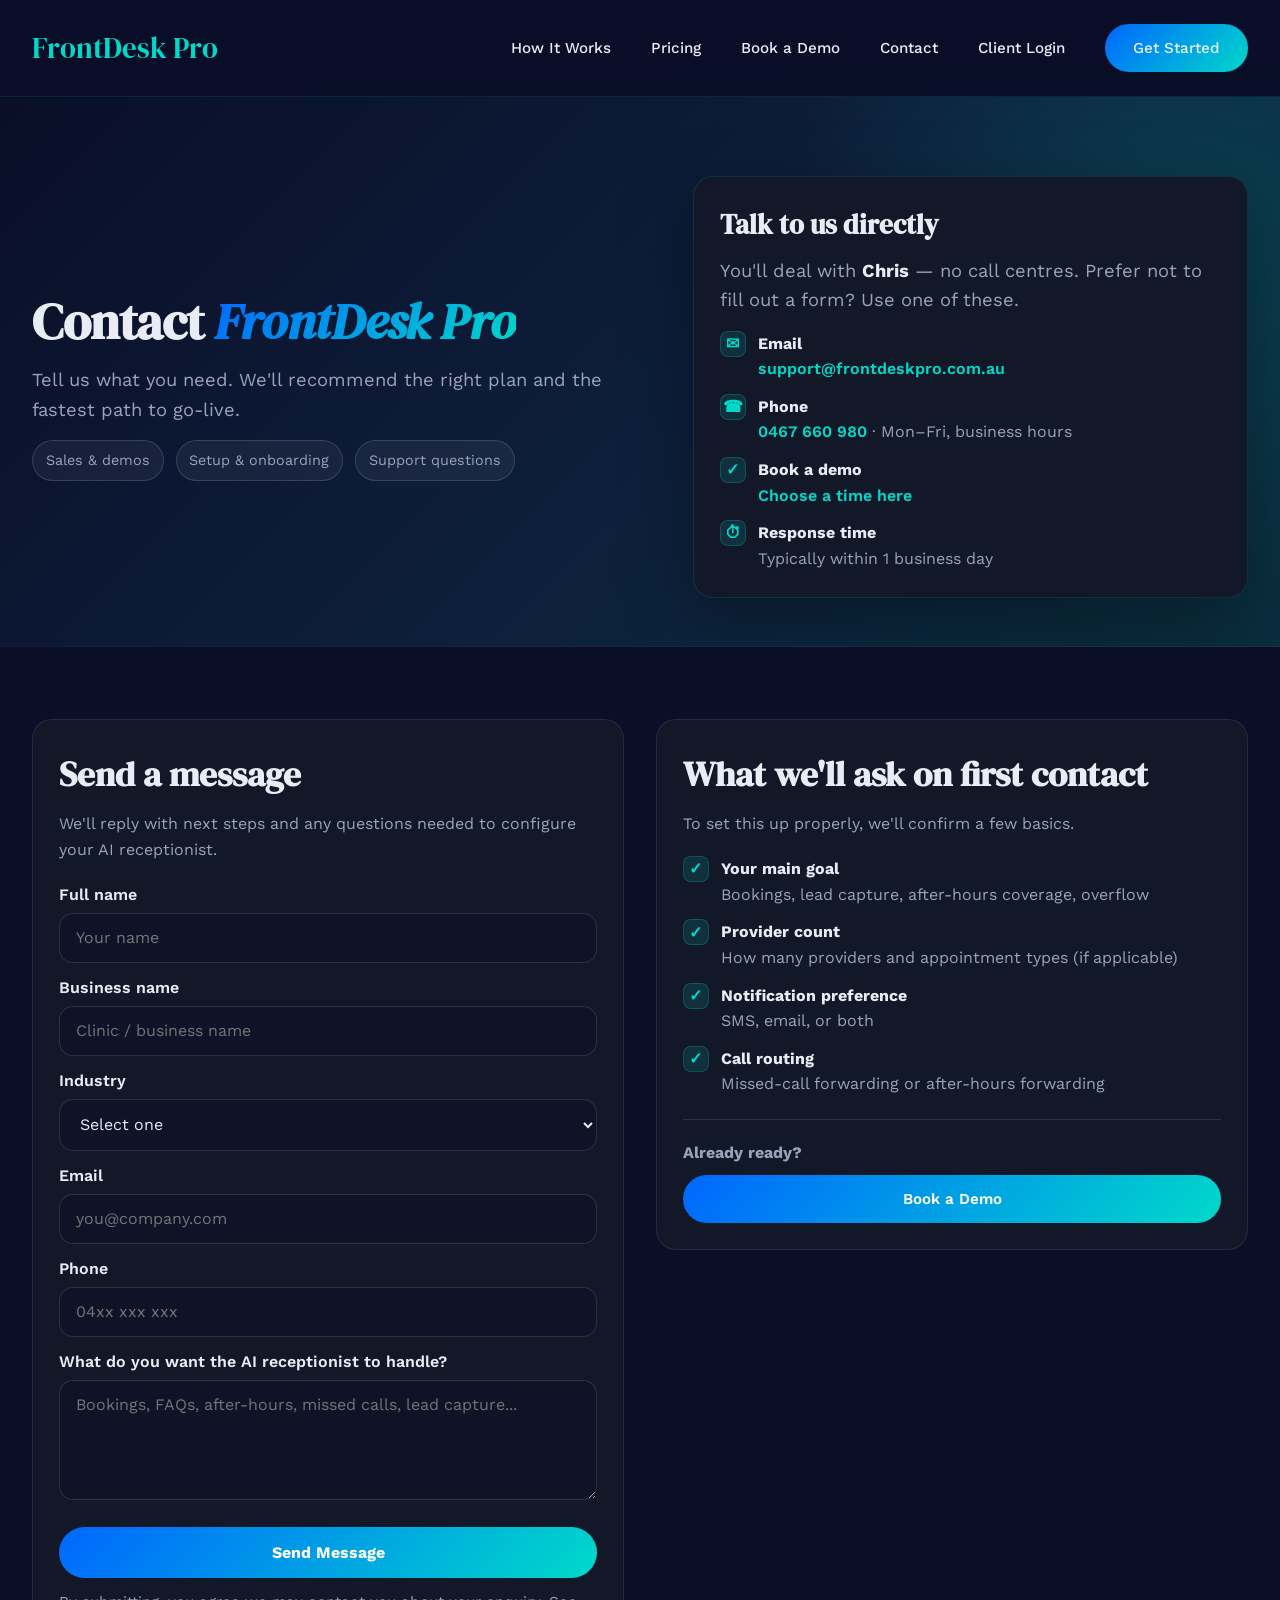
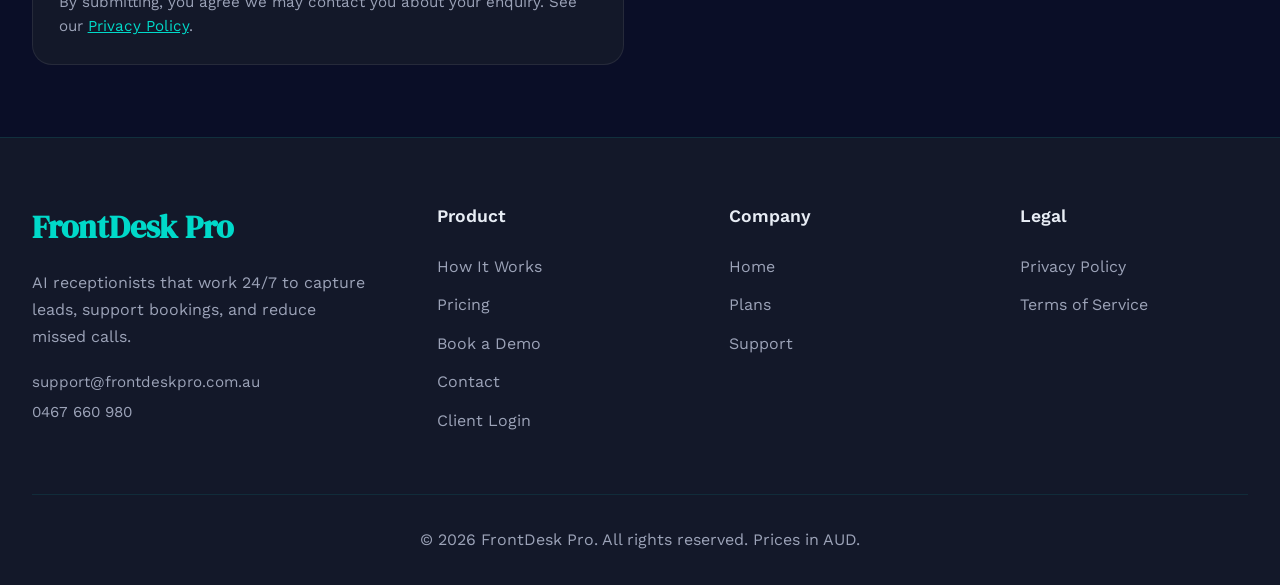
<file: contact.html>
<!DOCTYPE html>
<html lang="en">
<head>
  <meta charset="UTF-8" />
  <meta name="viewport" content="width=device-width,initial-scale=1.0" />
  <title>Contact — FrontDesk Pro</title>
  <meta name="description" content="Contact FrontDesk Pro about AI receptionist setup, pricing or support for your Australian business.">
  <meta property="og:title" content="Contact — FrontDesk Pro">
  <meta property="og:description" content="Contact FrontDesk Pro about AI receptionist setup, pricing or support for your Australian business.">
  <meta property="og:type" content="website">
  <meta name="theme-color" content="#0A0E27">
  <link rel="icon" href="assets/favicon.svg" type="image/svg+xml">
  <link href="https://fonts.googleapis.com/css2?family=DM+Serif+Display:ital@0;1&family=Work+Sans:wght@300;400;500;600&display=swap" rel="stylesheet">
  <style>
    :root{
      --primary:#0066FF; --teal:#00D9C9;
      --dark-bg:#0A0E27; --dark-card:#131829;
      --text-light:#E8EDF5; --text-gray:#9CA3B8; --white:#FFF;
      --border:rgba(0,217,201,.12); --shadow:0 22px 70px rgba(0,0,0,.35);
      --radius:20px;
    }
    *{margin:0;padding:0;box-sizing:border-box}
    body{font-family:'Work Sans',sans-serif;background:var(--dark-bg);color:var(--text-light);line-height:1.6;overflow-x:hidden}
    .container{max-width:1400px;margin:0 auto;padding:0 2rem}

    nav{position:fixed;top:0;width:100%;background:rgba(10,14,39,.95);backdrop-filter:blur(10px);z-index:1000;padding:1.5rem 0;border-bottom:1px solid var(--border)}
    .nav-content{display:flex;justify-content:space-between;align-items:center;max-width:1400px;margin:0 auto;padding:0 2rem}
    .logo{font-family:'DM Serif Display',serif;font-size:1.8rem;color:var(--teal);text-decoration:none}
    .nav-links{display:flex;gap:2.5rem;align-items:center}
    .nav-links a{color:var(--text-light);text-decoration:none;font-weight:500;transition:color .3s;font-size:.95rem}
    .nav-links a:hover{color:var(--teal)}
    .cta-button{background:linear-gradient(135deg,var(--primary),var(--teal));color:var(--white);padding:.75rem 1.75rem;border-radius:50px;text-decoration:none;font-weight:600;transition:all .3s;font-size:.95rem;display:inline-flex;align-items:center;justify-content:center}
    .cta-button:hover{transform:translateY(-2px);box-shadow:0 10px 30px rgba(0,217,201,.35)}

    .hero{margin-top:80px;padding:6rem 0 3rem;background:linear-gradient(135deg,var(--dark-bg) 0%,#0D1F3C 55%,#0A2E3E 100%);border-bottom:1px solid rgba(255,255,255,.06);position:relative;overflow:hidden}
    .hero::before{content:'';position:absolute;top:-45%;right:-25%;width:820px;height:820px;background:radial-gradient(circle,rgba(0,217,201,.14) 0%,transparent 70%);animation:float 20s ease-in-out infinite}
    @keyframes float{0%,100%{transform:translate(0,0) rotate(0deg)}50%{transform:translate(-50px,-30px) rotate(5deg)}}
    .hero-inner{display:grid;grid-template-columns:1.05fr .95fr;gap:3rem;align-items:center;position:relative;z-index:1}
    h1{font-family:'DM Serif Display',serif;font-size:clamp(2.6rem,4vw,4.2rem);line-height:1.1;margin-bottom:1rem;letter-spacing:-.5px}
    h1 span{background:linear-gradient(135deg,var(--primary),var(--teal));-webkit-background-clip:text;-webkit-text-fill-color:transparent;background-clip:text;font-style:italic}
    .hero p{color:var(--text-gray);font-size:1.15rem;max-width:700px}

    .card{background:var(--dark-card);border:1px solid var(--border);border-radius:var(--radius);box-shadow:var(--shadow);padding:1.6rem}
    .card h3{font-family:'DM Serif Display',serif;font-size:1.7rem;margin-bottom:.6rem}
    .muted{color:var(--text-gray)}
    .list{list-style:none;display:grid;gap:.75rem;margin-top:1rem}
    .list li{display:flex;gap:.75rem;align-items:flex-start}
    .icon{width:26px;height:26px;border-radius:8px;background:rgba(0,217,201,.12);border:1px solid rgba(0,217,201,.22);display:flex;align-items:center;justify-content:center;color:var(--teal);font-weight:800;flex:0 0 auto}

    .section{padding:4.5rem 0}
    .grid{display:grid;grid-template-columns:1fr 1fr;gap:2rem;align-items:start}
    .panel{background:var(--dark-card);border:1px solid rgba(255,255,255,.08);border-radius:var(--radius);padding:1.6rem}
    .panel h2{font-family:'DM Serif Display',serif;font-size:2.2rem;margin-bottom:.6rem}
    .panel p{color:var(--text-gray);margin-bottom:1.2rem}

    label{display:block;font-weight:600;margin:.75rem 0 .35rem}
    input,select,textarea{
      width:100%;
      background:rgba(10,14,39,.45);
      border:1px solid rgba(255,255,255,.12);
      color:var(--text-light);
      padding:.9rem 1rem;
      border-radius:14px;
      outline:none;
      font-family:inherit;
      font-size:1rem;
    }
    textarea{min-height:140px;resize:vertical}
    input:focus,select:focus,textarea:focus{border-color:rgba(0,217,201,.40);box-shadow:0 0 0 3px rgba(0,217,201,.12)}

    .btn{
      margin-top:1rem;
      width:100%;
      border:0;
      border-radius:999px;
      padding:1rem 1.6rem;
      font-weight:700;
      cursor:pointer;
      background:linear-gradient(135deg,var(--primary),var(--teal));
      color:var(--white);
      transition:all .3s;
      font-size:1rem;
    }
    .btn:hover{transform:translateY(-2px);box-shadow:0 15px 40px rgba(0,217,201,.35)}
    .small{font-size:.95rem;color:var(--text-gray);margin-top:.75rem}

    .pillRow{display:flex;gap:.75rem;flex-wrap:wrap;margin-top:1rem}
    .pill{display:inline-block;padding:.5rem .8rem;border-radius:999px;border:1px solid rgba(255,255,255,.14);background:rgba(255,255,255,.05);color:var(--text-gray);font-size:.9rem}

    footer{background:var(--dark-card);color:var(--white);padding:4rem 0 2rem;border-top:1px solid var(--border)}
    .footer-content{display:grid;grid-template-columns:1.5fr 1fr 1fr 1fr;gap:4rem;margin-bottom:3rem}
    .footer-brand h3{font-family:'DM Serif Display',serif;font-size:2rem;margin-bottom:1rem;color:var(--teal)}
    .footer-brand p{color:var(--text-gray);line-height:1.7}
    .footer-section h4{font-size:1.1rem;margin-bottom:1.5rem;font-weight:600;color:var(--text-light)}
    .footer-section ul{list-style:none}
    .footer-section li{margin-bottom:.8rem}
    .footer-section a{color:var(--text-gray);text-decoration:none;transition:color .3s}
    .footer-section a:hover{color:var(--teal)}
    .footer-bottom{border-top:1px solid rgba(0,217,201,.10);padding-top:2rem;text-align:center;color:var(--text-gray)}

    @media (max-width:1024px){.hero-inner{grid-template-columns:1fr}.grid{grid-template-columns:1fr}.footer-content{grid-template-columns:repeat(2,1fr)}}
    @media (max-width:768px){.nav-links{display:none}.footer-content{grid-template-columns:1fr}}
  </style>
  <link rel="stylesheet" href="assets/site.css">
</head>
<body>
  <nav>
    <div class="nav-content">
      <a class="logo" href="index.html">FrontDesk Pro</a>
      <div class="nav-links">
        <a href="how-it-works.html">How It Works</a>
        <a href="pricing.html">Pricing</a>
        <a href="book-demo.html">Book a Demo</a>
        <a href="contact.html">Contact</a>
        <a href="portal/">Client Login</a>
        <a href="book-demo.html" class="cta-button">Get Started</a>
      </div>
    </div>
  </nav>

  <header class="hero">
    <div class="container">
      <div class="hero-inner">
        <div>
          <h1>Contact <span>FrontDesk Pro</span></h1>
          <p>Tell us what you need. We'll recommend the right plan and the fastest path to go-live.</p>
          <div class="pillRow">
            <span class="pill">Sales & demos</span>
            <span class="pill">Setup & onboarding</span>
            <span class="pill">Support questions</span>
          </div>
        </div>

        <div class="card">
          <h3>Talk to us directly</h3>
          <p class="muted"><span data-fdp-if="contactName" hidden>You'll deal with <strong style="color:var(--text-light)" data-fdp-text="contactName"></strong> — no call centres. </span>Prefer not to fill out a form? Use one of these.</p>
          <ul class="list">
            <li><span class="icon">✉</span><div><strong>Email</strong><div class="muted"><a data-fdp-href="email" data-fdp-text="email" href="mailto:support@frontdeskpro.com.au" style="color:var(--teal);text-decoration:none;font-weight:600;">support@frontdeskpro.com.au</a></div></div></li>
            <li data-fdp-if="phone" hidden><span class="icon">☎</span><div><strong>Phone</strong><div class="muted"><a data-fdp-href="phone" data-fdp-text="phone" href="#" style="color:var(--teal);text-decoration:none;font-weight:600;"></a> · Mon–Fri, business hours</div></div></li>
            <li data-fdp-if="demoLine" hidden><span class="icon">▶</span><div><strong>Hear the AI live</strong><div class="muted">Call <a data-fdp-href="demoLine" data-fdp-text="demoLine" href="#" style="color:var(--teal);text-decoration:none;font-weight:600;"></a> any time</div></div></li>
            <li><span class="icon">✓</span><div><strong>Book a demo</strong><div class="muted"><a href="book-demo.html" style="color:var(--teal);text-decoration:none;font-weight:600;">Choose a time here</a></div></div></li>
            <li><span class="icon">⏱</span><div><strong>Response time</strong><div class="muted">Typically within 1 business day</div></div></li>
          </ul>
        </div>

      </div>
    </div>
  </header>

  <main class="section">
    <div class="container">
      <div class="grid">

        <section class="panel">
          <h2>Send a message</h2>
          <p>We'll reply with next steps and any questions needed to configure your AI receptionist.</p>

          <form class="fdp-form" data-subject="Website enquiry">
            <label for="name">Full name</label>
            <input id="name" name="name" autocomplete="name" type="text" placeholder="Your name" required>

            <label for="business">Business name</label>
            <input id="business" name="business" autocomplete="organization" type="text" placeholder="Clinic / business name" required>

            <label for="industry">Industry</label>
            <select id="industry" name="industry" required>
              <option value="" disabled selected>Select one</option>
              <option>Dental</option>
              <option>Medical</option>
              <option>Allied Health</option>
              <option>Trades</option>
              <option>Real Estate</option>
              <option>Professional Services</option>
              <option>Hospitality</option>
              <option>Other</option>
            </select>

            <label for="email">Email</label>
            <input id="email" name="email" autocomplete="email" type="email" placeholder="you@company.com" required>

            <label for="phone">Phone</label>
            <input id="phone" name="phone" autocomplete="tel" type="tel" placeholder="04xx xxx xxx" required>

            <label for="message">What do you want the AI receptionist to handle?</label>
            <textarea id="message" name="message" placeholder="Bookings, FAQs, after-hours, missed calls, lead capture..." required></textarea>

            <input type="checkbox" name="botcheck" class="hp" tabindex="-1" autocomplete="off">
            <button class="btn" type="submit">Send Message</button>
            <div class="form-status" role="status" aria-live="polite"></div>
            <div class="small">By submitting, you agree we may contact you about your enquiry. See our <a href="privacy.html" style="color:var(--teal)">Privacy Policy</a>.</div>
          </form>
        </section>

        <aside class="panel">
          <h2>What we'll ask on first contact</h2>
          <p>To set this up properly, we'll confirm a few basics.</p>

          <ul class="list">
            <li><span class="icon">✓</span><div><strong>Your main goal</strong><div class="muted">Bookings, lead capture, after-hours coverage, overflow</div></div></li>
            <li><span class="icon">✓</span><div><strong>Provider count</strong><div class="muted">How many providers and appointment types (if applicable)</div></div></li>
            <li><span class="icon">✓</span><div><strong>Notification preference</strong><div class="muted">SMS, email, or both</div></div></li>
            <li><span class="icon">✓</span><div><strong>Call routing</strong><div class="muted">Missed-call forwarding or after-hours forwarding</div></div></li>
          </ul>

          <div style="margin-top:1.4rem;padding-top:1.2rem;border-top:1px solid rgba(255,255,255,.10)">
            <p class="muted" style="margin-bottom:.6rem;"><strong>Already ready?</strong></p>
            <a class="cta-button" href="book-demo.html" style="width:100%;justify-content:center">Book a Demo</a>
          </div>
        </aside>

      </div>
    </div>
  </main>

  <footer>
    <div class="container">
      <div class="footer-content">
        <div class="footer-brand">
          <h3>FrontDesk Pro</h3>
          <p>AI receptionists that work 24/7 to capture leads, support bookings, and reduce missed calls.</p>
          <div class="footer-contact">
            <a data-fdp-if="email" data-fdp-href="email" data-fdp-text="email" href="contact.html"></a>
            <a data-fdp-if="phone" data-fdp-href="phone" data-fdp-text="phone" href="#" hidden></a>
            <span data-fdp-if="abn" hidden>ABN <span data-fdp-text="abn"></span></span>
          </div>
        </div>
        <div class="footer-section">
          <h4>Product</h4>
          <ul>
            <li><a href="how-it-works.html">How It Works</a></li>
            <li><a href="pricing.html">Pricing</a></li>
            <li><a href="book-demo.html">Book a Demo</a></li>
            <li><a href="contact.html">Contact</a></li>
            <li><a href="portal/">Client Login</a></li>
          </ul>
        </div>
        <div class="footer-section">
          <h4>Company</h4>
          <ul>
            <li><a href="index.html">Home</a></li>
            <li><a href="pricing.html">Plans</a></li>
            <li><a href="contact.html">Support</a></li>
          </ul>
        </div>
        <div class="footer-section">
          <h4>Legal</h4>
          <ul>
            <li><a href="privacy.html">Privacy Policy</a></li>
            <li><a href="terms.html">Terms of Service</a></li>
          </ul>
        </div>
      </div>
      <div class="footer-bottom">
        <p>&copy; <span data-year>2026</span> FrontDesk Pro. All rights reserved. Prices in AUD.</p>
      </div>
    </div>
  </footer>
  <script src="assets/config.js"></script>
  <script src="assets/site.js"></script>
</body>
</html>
</file>
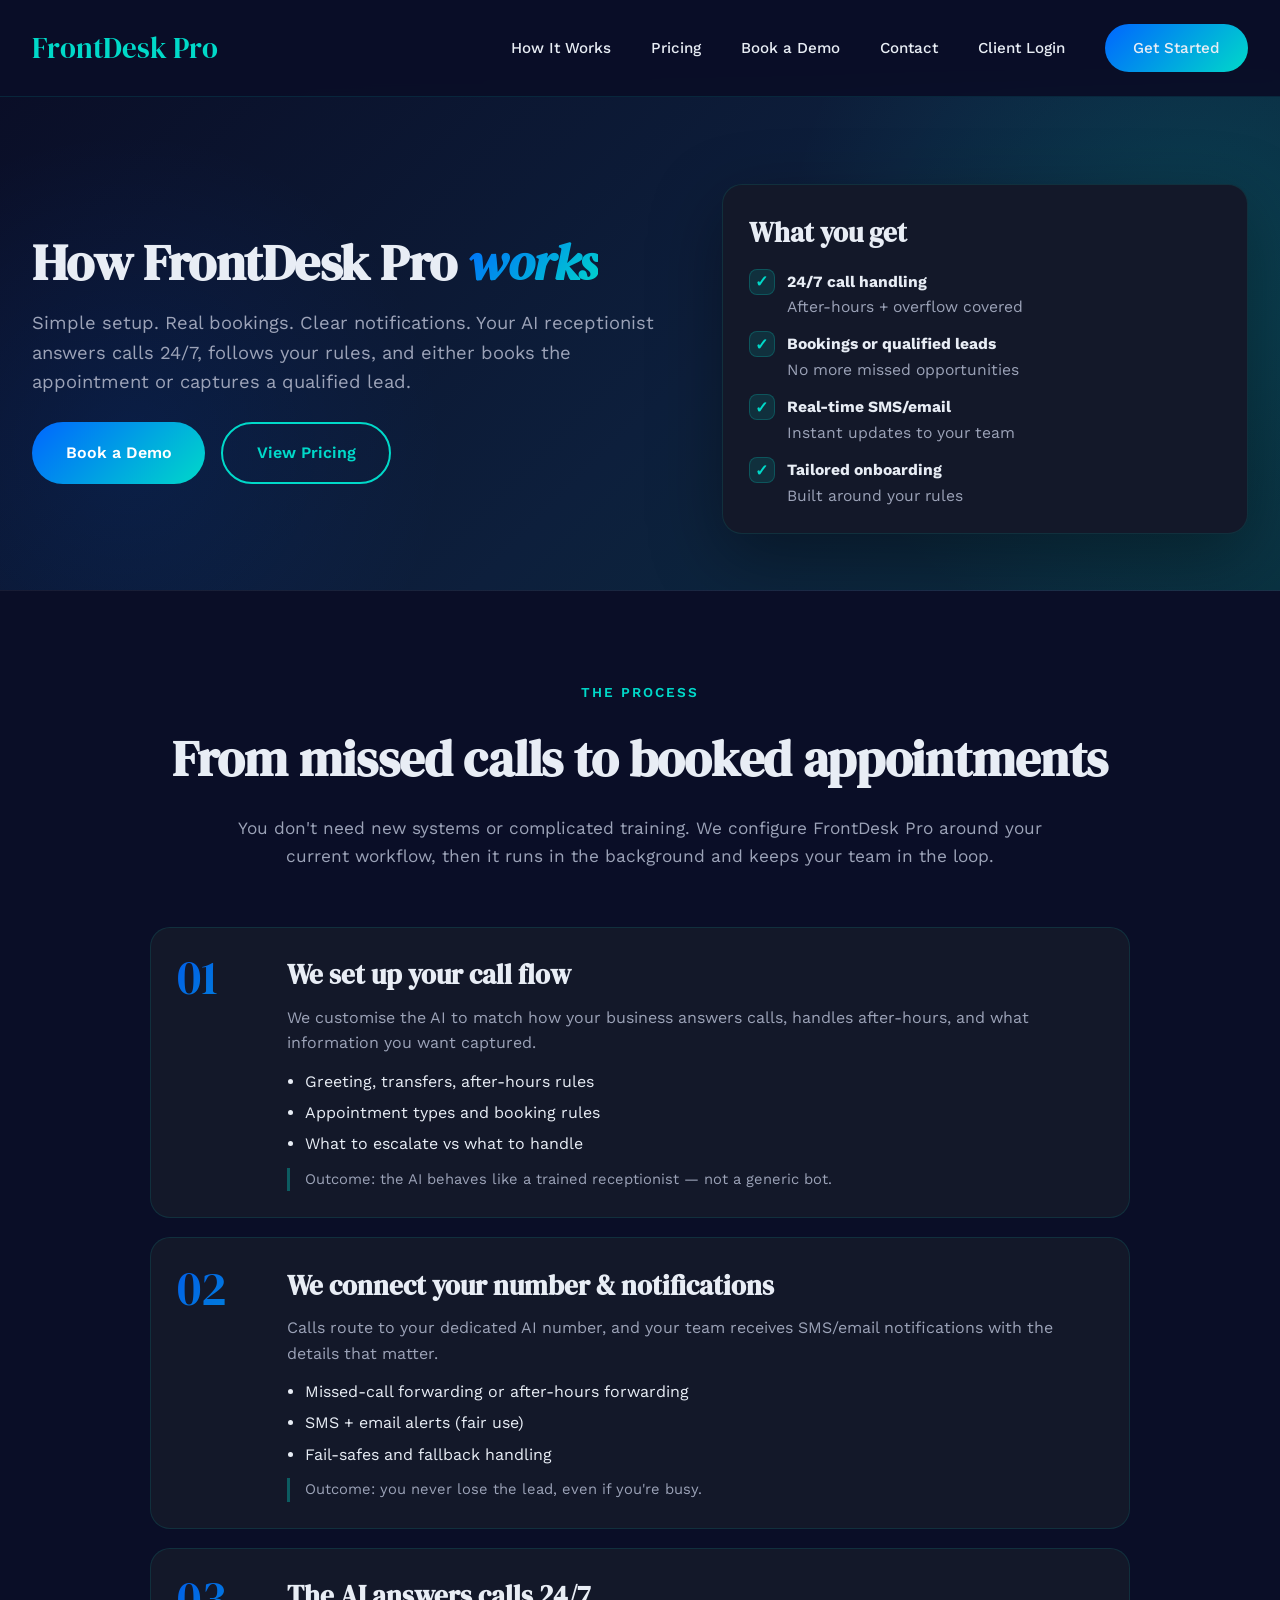
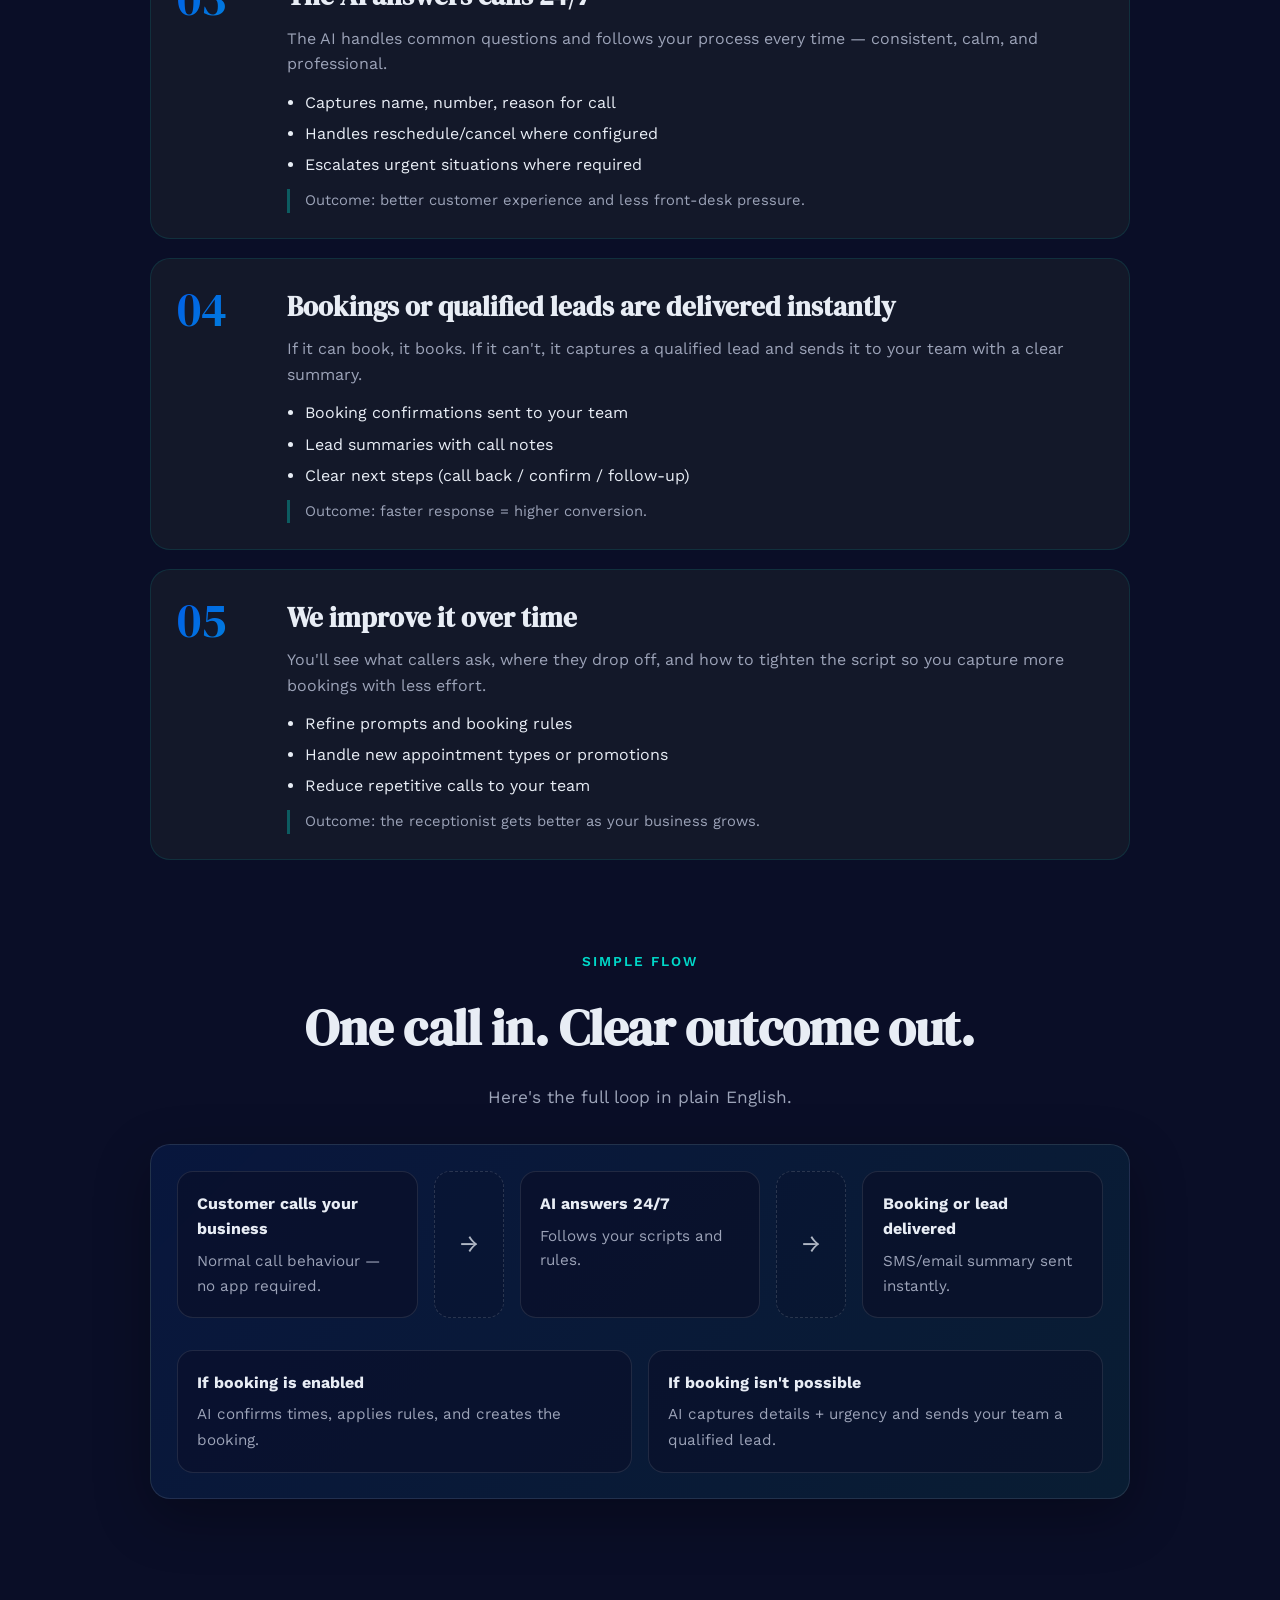
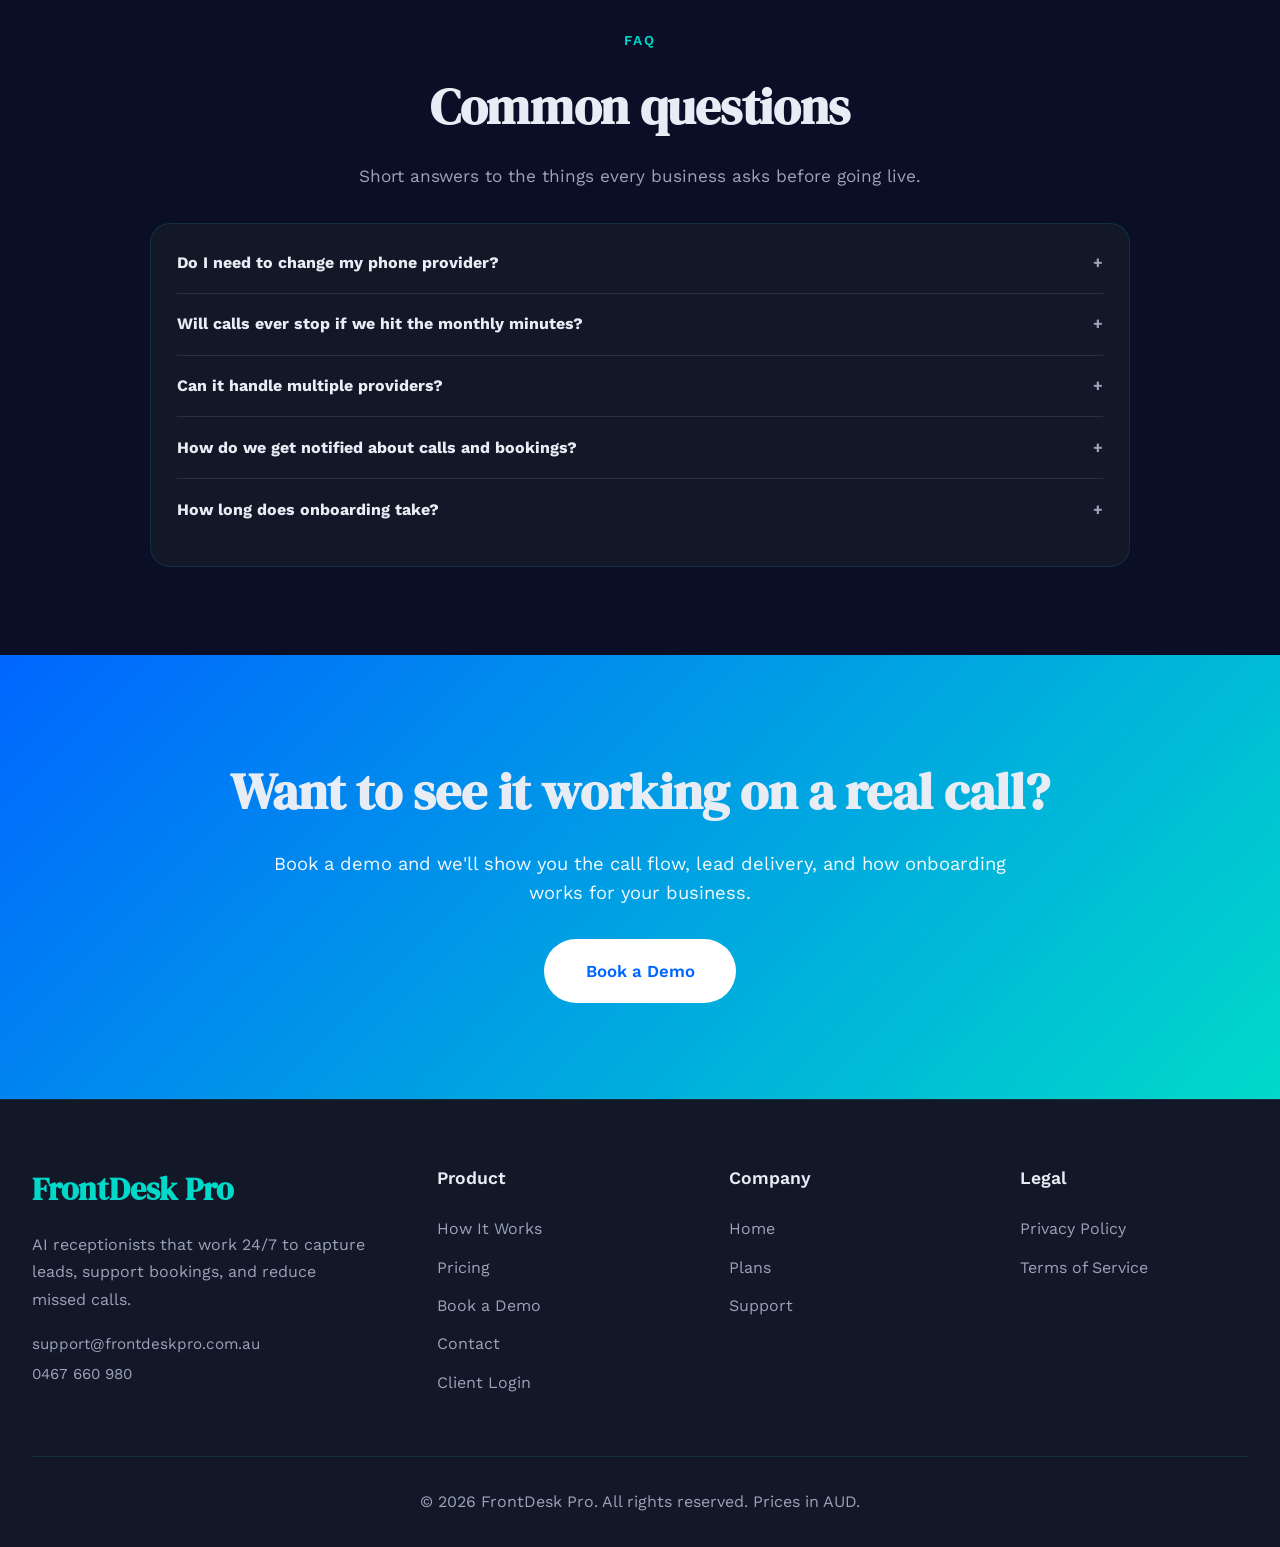
<file: how-it-works.html>
<!DOCTYPE html>
<html lang="en">
<head>
  <meta charset="UTF-8" />
  <meta name="viewport" content="width=device-width,initial-scale=1.0" />
  <title>How It Works — FrontDesk Pro</title>
  <meta name="description" content="How FrontDesk Pro works — we configure your AI receptionist, connect your number, and deliver bookings or qualified leads to your team by SMS and email.">
  <meta property="og:title" content="How It Works — FrontDesk Pro">
  <meta property="og:description" content="How FrontDesk Pro works — we configure your AI receptionist, connect your number, and deliver bookings or qualified leads to your team by SMS and email.">
  <meta property="og:type" content="website">
  <meta name="theme-color" content="#0A0E27">
  <link rel="icon" href="assets/favicon.svg" type="image/svg+xml">
  <link href="https://fonts.googleapis.com/css2?family=DM+Serif+Display:ital@0;1&family=Work+Sans:wght@300;400;500;600&display=swap" rel="stylesheet">
  <style>
    :root {
      --primary:#0066FF;
      --primary-dark:#0052CC;
      --teal:#00D9C9;
      --teal-dark:#00B8AA;
      --dark-bg:#0A0E27;
      --dark-card:#131829;
      --text-light:#E8EDF5;
      --text-gray:#9CA3B8;
      --white:#FFFFFF;
      --border: rgba(0,217,201,.12);
      --border2: rgba(255,255,255,.10);
      --shadow: 0 22px 70px rgba(0,0,0,.35);
      --radius: 20px;
    }

    * { margin:0; padding:0; box-sizing:border-box; }
    body{
      font-family:'Work Sans', sans-serif;
      background: var(--dark-bg);
      color: var(--text-light);
      line-height: 1.6;
      overflow-x:hidden;
    }
    .container{ max-width: 1400px; margin: 0 auto; padding: 0 2rem; }

    /* Nav (matches your home page) */
    nav{
      position: fixed;
      top:0; width:100%;
      background: rgba(10,14,39,.95);
      backdrop-filter: blur(10px);
      z-index:1000;
      padding: 1.5rem 0;
      border-bottom: 1px solid var(--border);
    }
    .nav-content{
      display:flex;
      justify-content:space-between;
      align-items:center;
      max-width: 1400px;
      margin:0 auto;
      padding:0 2rem;
    }
    .logo{
      font-family:'DM Serif Display', serif;
      font-size: 1.8rem;
      color: var(--teal);
      font-weight:400;
      text-decoration:none;
    }
    .nav-links{
      display:flex;
      gap:2.5rem;
      align-items:center;
    }
    .nav-links a{
      color: var(--text-light);
      text-decoration:none;
      font-weight:500;
      transition: color .3s;
      font-size: .95rem;
    }
    .nav-links a:hover{ color: var(--teal); }
    .cta-button{
      background: linear-gradient(135deg, var(--primary), var(--teal));
      color: var(--white);
      padding: .75rem 1.75rem;
      border-radius: 50px;
      text-decoration:none;
      font-weight:600;
      transition: all .3s;
      font-size: .95rem;
      display:inline-flex;
      align-items:center;
      justify-content:center;
    }
    .cta-button:hover{
      transform: translateY(-2px);
      box-shadow: 0 10px 30px rgba(0,217,201,.35);
    }

    /* Hero */
    .hero{
      margin-top: 80px;
      padding: 6.5rem 0 3.5rem;
      position:relative;
      overflow:hidden;
      background: linear-gradient(135deg, var(--dark-bg) 0%, #0D1F3C 55%, #0A2E3E 100%);
      border-bottom: 1px solid rgba(255,255,255,.06);
    }
    .hero::before{
      content:'';
      position:absolute;
      top:-45%;
      right:-25%;
      width: 820px; height: 820px;
      background: radial-gradient(circle, rgba(0,217,201,.14) 0%, transparent 70%);
      animation: float 20s ease-in-out infinite;
    }
    .hero::after{
      content:'';
      position:absolute;
      bottom:-35%;
      left:-15%;
      width: 640px; height: 640px;
      background: radial-gradient(circle, rgba(0,102,255,.10) 0%, transparent 70%);
      animation: float 26s ease-in-out infinite reverse;
    }
    @keyframes float{
      0%,100%{ transform: translate(0,0) rotate(0deg); }
      50%{ transform: translate(-50px,-30px) rotate(5deg); }
    }

    .hero-inner{
      display:grid;
      grid-template-columns: 1.1fr .9fr;
      gap: 3rem;
      position:relative;
      z-index:1;
      align-items:center;
    }
    .hero h1{
      font-family:'DM Serif Display', serif;
      font-size: clamp(2.6rem, 4vw, 4.6rem);
      line-height:1.1;
      margin-bottom: 1.1rem;
      letter-spacing: -0.5px;
    }
    .hero h1 span{
      background: linear-gradient(135deg, var(--primary), var(--teal));
      -webkit-background-clip:text;
      -webkit-text-fill-color: transparent;
      background-clip:text;
      font-style: italic;
    }
    .hero p{
      font-size: 1.15rem;
      color: var(--text-gray);
      max-width: 680px;
      margin-bottom: 1.6rem;
    }
    .hero-cta{
      display:flex;
      gap: 1rem;
      flex-wrap:wrap;
      margin-top: 1.6rem;
    }
    .primary-btn{
      background: linear-gradient(135deg, var(--primary), var(--teal));
      color: var(--white);
      padding: 1rem 2.1rem;
      border-radius: 999px;
      text-decoration:none;
      font-weight: 600;
      transition: all .3s;
      border: none;
      display:inline-flex;
      align-items:center;
      justify-content:center;
    }
    .primary-btn:hover{
      transform: translateY(-3px);
      box-shadow: 0 15px 40px rgba(0,217,201,.35);
    }
    .secondary-btn{
      color: var(--teal);
      padding: 1rem 2.1rem;
      border: 2px solid var(--teal);
      border-radius: 999px;
      text-decoration:none;
      font-weight:600;
      transition: all .3s;
      display:inline-flex;
      align-items:center;
      justify-content:center;
    }
    .secondary-btn:hover{
      background: var(--teal);
      color: var(--dark-bg);
      transform: translateY(-3px);
    }

    .hero-card{
      background: var(--dark-card);
      border: 1px solid var(--border);
      border-radius: var(--radius);
      box-shadow: var(--shadow);
      padding: 1.6rem;
    }
    .hero-card h3{
      font-family:'DM Serif Display', serif;
      font-size: 1.7rem;
      margin-bottom: .9rem;
    }
    .hero-card ul{
      list-style:none;
      display:grid;
      gap:.8rem;
      margin-top:.6rem;
    }
    .hero-card li{
      display:flex;
      gap:.75rem;
      align-items:flex-start;
      color: var(--text-light);
      font-size: .98rem;
    }
    .check{
      width: 26px; height: 26px;
      border-radius: 8px;
      background: rgba(0,217,201,.12);
      border: 1px solid rgba(0,217,201,.22);
      display:flex;
      align-items:center;
      justify-content:center;
      color: var(--teal);
      flex: 0 0 auto;
      font-weight: 800;
    }
    .muted{ color: var(--text-gray); }

    /* Sections */
    .section{ padding: 5.5rem 0; }
    .section-header{
      text-align:center;
      margin-bottom: 3.5rem;
    }
    .tag{
      display:inline-block;
      color: var(--teal);
      font-weight: 600;
      text-transform: uppercase;
      letter-spacing: 2px;
      font-size: .85rem;
      margin-bottom: 1rem;
    }
    .title{
      font-family:'DM Serif Display', serif;
      font-size: 3.1rem;
      margin-bottom: 1rem;
      letter-spacing:-.3px;
    }
    .desc{
      max-width: 820px;
      margin: 0 auto;
      color: var(--text-gray);
      font-size: 1.08rem;
    }

    /* Timeline */
    .timeline{
      display:grid;
      grid-template-columns: 1fr;
      gap: 1.2rem;
      max-width: 980px;
      margin: 0 auto;
    }
    .step{
      display:grid;
      grid-template-columns: 90px 1fr;
      gap: 1.3rem;
      padding: 1.6rem;
      background: var(--dark-card);
      border: 1px solid var(--border);
      border-radius: var(--radius);
      position: relative;
      overflow:hidden;
    }
    .step::before{
      content:'';
      position:absolute;
      top:0; left:0; right:0;
      height: 4px;
      background: linear-gradient(90deg, var(--primary), var(--teal));
      opacity: .9;
      transform: scaleX(0);
      transform-origin:left;
      transition: transform .35s ease;
    }
    .step:hover::before{ transform: scaleX(1); }
    .stepNum{
      font-family:'DM Serif Display', serif;
      font-size: 3rem;
      background: linear-gradient(135deg, var(--primary), var(--teal));
      -webkit-background-clip:text;
      -webkit-text-fill-color: transparent;
      background-clip:text;
      line-height:1;
      opacity: .9;
    }
    .step h3{
      font-family:'DM Serif Display', serif;
      font-size: 1.7rem;
      margin-bottom: .5rem;
    }
    .step p{ color: var(--text-gray); }
    .step ul{
      margin-top: .8rem;
      padding-left: 1.1rem;
      color: var(--text-light);
    }
    .step li{ margin: .35rem 0; color: var(--text-light); }
    .note{
      margin-top: .7rem;
      font-size: .92rem;
      color: var(--text-gray);
      border-left: 3px solid rgba(0,217,201,.35);
      padding-left: .9rem;
    }

    /* Diagram */
    .diagramWrap{
      max-width: 980px;
      margin: 0 auto;
      background: linear-gradient(135deg, rgba(0,102,255,.10), rgba(0,217,201,.08));
      border: 1px solid rgba(255,255,255,.10);
      border-radius: var(--radius);
      padding: 1.6rem;
      box-shadow: 0 18px 55px rgba(0,0,0,.30);
    }
    .diagram{
      display:grid;
      grid-template-columns: 1fr;
      gap: 1rem;
    }
    .flowRow{
      display:grid;
      grid-template-columns: 1fr 70px 1fr 70px 1fr;
      gap: 1rem;
      align-items:stretch;
    }
    .flowBox{
      background: rgba(10,14,39,.65);
      border: 1px solid rgba(255,255,255,.10);
      border-radius: 16px;
      padding: 1.2rem;
    }
    .flowBox h4{
      font-size: 1rem;
      margin-bottom: .45rem;
      font-weight: 700;
      color: var(--text-light);
    }
    .flowBox p{
      font-size: .95rem;
      color: var(--text-gray);
      margin:0;
    }
    .arrow{
      display:flex;
      align-items:center;
      justify-content:center;
      color: rgba(232,237,245,.75);
      font-size: 1.5rem;
      border-radius: 16px;
      border: 1px dashed rgba(255,255,255,.14);
      background: rgba(10,14,39,.25);
    }
    .diagramSmall{
      margin-top: 1rem;
      display:grid;
      grid-template-columns: 1fr 1fr;
      gap: 1rem;
    }
    .mini{
      background: rgba(10,14,39,.55);
      border: 1px solid rgba(255,255,255,.10);
      border-radius: 16px;
      padding: 1.2rem;
    }
    .mini strong{ display:block; margin-bottom:.35rem; }
    .mini span{ color: var(--text-gray); font-size: .95rem; }

    /* FAQ */
    .faq{
      max-width: 980px;
      margin: 0 auto;
      background: var(--dark-card);
      border: 1px solid var(--border);
      border-radius: var(--radius);
      padding: 1.6rem;
    }
    details{
      border-top: 1px solid rgba(255,255,255,.10);
      padding: 1.1rem 0;
    }
    details:first-child{ border-top:0; padding-top:0; }
    summary{
      cursor:pointer;
      list-style:none;
      font-weight: 700;
      display:flex;
      justify-content:space-between;
      align-items:center;
      gap: 1rem;
    }
    summary::-webkit-details-marker{ display:none; }
    .answer{
      margin-top: .7rem;
      color: var(--text-gray);
      font-size: 1rem;
    }

    /* Bottom CTA */
    .final-cta{
      padding: 6rem 0;
      background: linear-gradient(135deg, var(--primary) 0%, var(--teal) 100%);
      text-align:center;
      position: relative;
      overflow:hidden;
    }
    .final-cta::before{
      content:'';
      position:absolute;
      inset:0;
      background: url('data:image/svg+xml,<svg width="100" height="100" xmlns="http://www.w3.org/2000/svg"><circle cx="50" cy="50" r="1" fill="white" opacity="0.1"/></svg>');
      background-size: 50px 50px;
      animation: drift 60s linear infinite;
      opacity:.9;
    }
    @keyframes drift{ 0%{transform:translate(0,0)} 100%{transform:translate(50px,50px)} }

    .final-cta-content{ position:relative; z-index:1; }
    .final-cta h2{
      font-family:'DM Serif Display', serif;
      font-size: 3.2rem;
      margin-bottom: 1rem;
    }
    .final-cta p{
      max-width: 780px;
      margin: 0 auto 2rem;
      font-size: 1.15rem;
      color: rgba(255,255,255,.95);
    }
    .final-cta .primary-btn{
      background: var(--white);
      color: var(--primary);
      padding: 1.15rem 2.6rem;
      font-size: 1.05rem;
    }
    .final-cta .primary-btn:hover{
      background: var(--text-light);
      box-shadow: 0 20px 40px rgba(0,0,0,.28);
    }

    /* Footer (matches home sitemap) */
    footer{
      background: var(--dark-card);
      color: var(--white);
      padding: 4rem 0 2rem;
      border-top: 1px solid var(--border);
    }
    .footer-content{
      display:grid;
      grid-template-columns: 1.5fr 1fr 1fr 1fr;
      gap: 4rem;
      margin-bottom: 3rem;
    }
    .footer-brand h3{
      font-family:'DM Serif Display', serif;
      font-size: 2rem;
      margin-bottom: 1rem;
      color: var(--teal);
    }
    .footer-brand p{ color: var(--text-gray); line-height: 1.7; }
    .footer-section h4{
      font-size: 1.1rem;
      margin-bottom: 1.5rem;
      font-weight: 600;
      color: var(--text-light);
    }
    .footer-section ul{ list-style:none; }
    .footer-section li{ margin-bottom: .8rem; }
    .footer-section a{
      color: var(--text-gray);
      text-decoration:none;
      transition: color .3s;
    }
    .footer-section a:hover{ color: var(--teal); }

    .footer-bottom{
      border-top: 1px solid rgba(0,217,201,.10);
      padding-top: 2rem;
      text-align:center;
      color: var(--text-gray);
    }

    /* Responsive */
    @media (max-width: 1024px){
      .hero-inner{ grid-template-columns: 1fr; }
      .flowRow{ grid-template-columns: 1fr; }
      .arrow{ display:none; }
      .diagramSmall{ grid-template-columns: 1fr; }
      .footer-content{ grid-template-columns: repeat(2,1fr); }
    }
    @media (max-width: 768px){
      .nav-links{ display:none; }
      .title{ font-size: 2.4rem; }
      .step{ grid-template-columns: 1fr; }
      .footer-content{ grid-template-columns: 1fr; }
    }
  </style>
  <link rel="stylesheet" href="assets/site.css">
</head>

<body>
  <nav>
    <div class="nav-content">
      <a class="logo" href="index.html">FrontDesk Pro</a>
      <div class="nav-links">
        <a href="how-it-works.html">How It Works</a>
        <a href="pricing.html">Pricing</a>
        <a href="book-demo.html">Book a Demo</a>
        <a href="contact.html">Contact</a>
        <a href="portal/">Client Login</a>
        <a href="book-demo.html" class="cta-button">Get Started</a>
      </div>
    </div>
  </nav>

  <header class="hero">
    <div class="container">
      <div class="hero-inner">
        <div>
          <h1>How FrontDesk Pro <span>works</span></h1>
          <p>
            Simple setup. Real bookings. Clear notifications.
            Your AI receptionist answers calls 24/7, follows your rules, and either books the appointment or captures a qualified lead.
          </p>
          <div class="hero-cta">
            <a class="primary-btn" href="book-demo.html">Book a Demo</a>
            <a class="secondary-btn" href="pricing.html">View Pricing</a>
          </div>
        </div>

        <div class="hero-card">
          <h3>What you get</h3>
          <ul>
            <li><span class="check">✓</span><div><strong>24/7 call handling</strong><div class="muted">After-hours + overflow covered</div></div></li>
            <li><span class="check">✓</span><div><strong>Bookings or qualified leads</strong><div class="muted">No more missed opportunities</div></div></li>
            <li><span class="check">✓</span><div><strong>Real-time SMS/email</strong><div class="muted">Instant updates to your team</div></div></li>
            <li><span class="check">✓</span><div><strong>Tailored onboarding</strong><div class="muted">Built around your rules</div></div></li>
          </ul>
        </div>
      </div>
    </div>
  </header>

  <!-- Steps -->
  <section class="section">
    <div class="container">
      <div class="section-header">
        <span class="tag">The Process</span>
        <h2 class="title">From missed calls to booked appointments</h2>
        <p class="desc">
          You don't need new systems or complicated training. We configure FrontDesk Pro around your current workflow, then it runs in the background and keeps your team in the loop.
        </p>
      </div>

      <div class="timeline">

        <div class="step">
          <div class="stepNum">01</div>
          <div>
            <h3>We set up your call flow</h3>
            <p>
              We customise the AI to match how your business answers calls, handles after-hours, and what information you want captured.
            </p>
            <ul>
              <li>Greeting, transfers, after-hours rules</li>
              <li>Appointment types and booking rules</li>
              <li>What to escalate vs what to handle</li>
            </ul>
            <div class="note">
              Outcome: the AI behaves like a trained receptionist — not a generic bot.
            </div>
          </div>
        </div>

        <div class="step">
          <div class="stepNum">02</div>
          <div>
            <h3>We connect your number & notifications</h3>
            <p>
              Calls route to your dedicated AI number, and your team receives SMS/email notifications with the details that matter.
            </p>
            <ul>
              <li>Missed-call forwarding or after-hours forwarding</li>
              <li>SMS + email alerts (fair use)</li>
              <li>Fail-safes and fallback handling</li>
            </ul>
            <div class="note">
              Outcome: you never lose the lead, even if you're busy.
            </div>
          </div>
        </div>

        <div class="step">
          <div class="stepNum">03</div>
          <div>
            <h3>The AI answers calls 24/7</h3>
            <p>
              The AI handles common questions and follows your process every time — consistent, calm, and professional.
            </p>
            <ul>
              <li>Captures name, number, reason for call</li>
              <li>Handles reschedule/cancel where configured</li>
              <li>Escalates urgent situations where required</li>
            </ul>
            <div class="note">
              Outcome: better customer experience and less front-desk pressure.
            </div>
          </div>
        </div>

        <div class="step">
          <div class="stepNum">04</div>
          <div>
            <h3>Bookings or qualified leads are delivered instantly</h3>
            <p>
              If it can book, it books. If it can't, it captures a qualified lead and sends it to your team with a clear summary.
            </p>
            <ul>
              <li>Booking confirmations sent to your team</li>
              <li>Lead summaries with call notes</li>
              <li>Clear next steps (call back / confirm / follow-up)</li>
            </ul>
            <div class="note">
              Outcome: faster response = higher conversion.
            </div>
          </div>
        </div>

        <div class="step">
          <div class="stepNum">05</div>
          <div>
            <h3>We improve it over time</h3>
            <p>
              You'll see what callers ask, where they drop off, and how to tighten the script so you capture more bookings with less effort.
            </p>
            <ul>
              <li>Refine prompts and booking rules</li>
              <li>Handle new appointment types or promotions</li>
              <li>Reduce repetitive calls to your team</li>
            </ul>
            <div class="note">
              Outcome: the receptionist gets better as your business grows.
            </div>
          </div>
        </div>

      </div>
    </div>
  </section>

  <!-- Diagram -->
  <section class="section" style="padding-top:0;">
    <div class="container">
      <div class="section-header" style="margin-bottom: 2rem;">
        <span class="tag">Simple Flow</span>
        <h2 class="title">One call in. Clear outcome out.</h2>
        <p class="desc">Here's the full loop in plain English.</p>
      </div>

      <div class="diagramWrap" aria-label="How it works diagram">
        <div class="diagram">
          <div class="flowRow">
            <div class="flowBox">
              <h4>Customer calls your business</h4>
              <p>Normal call behaviour — no app required.</p>
            </div>
            <div class="arrow">→</div>
            <div class="flowBox">
              <h4>AI answers 24/7</h4>
              <p>Follows your scripts and rules.</p>
            </div>
            <div class="arrow">→</div>
            <div class="flowBox">
              <h4>Booking or lead delivered</h4>
              <p>SMS/email summary sent instantly.</p>
            </div>
          </div>

          <div class="diagramSmall">
            <div class="mini">
              <strong>If booking is enabled</strong>
              <span>AI confirms times, applies rules, and creates the booking.</span>
            </div>
            <div class="mini">
              <strong>If booking isn't possible</strong>
              <span>AI captures details + urgency and sends your team a qualified lead.</span>
            </div>
          </div>
        </div>
      </div>

    </div>
  </section>

  <!-- FAQ -->
  <section class="section" style="padding-top: 2.5rem;">
    <div class="container">
      <div class="section-header" style="margin-bottom: 2rem;">
        <span class="tag">FAQ</span>
        <h2 class="title">Common questions</h2>
        <p class="desc">Short answers to the things every business asks before going live.</p>
      </div>

      <div class="faq">
        <details>
          <summary>Do I need to change my phone provider? <span class="muted">+</span></summary>
          <div class="answer">
            No. Most businesses use missed-call or after-hours forwarding to route calls to the AI number.
            If you want full porting later, we can discuss it.
          </div>
        </details>

        <details>
          <summary>Will calls ever stop if we hit the monthly minutes? <span class="muted">+</span></summary>
          <div class="answer">
            No. We use a soft cap. Calls continue uninterrupted and any additional minutes are billed at your plan's overage rate.
          </div>
        </details>

        <details>
          <summary>Can it handle multiple providers? <span class="muted">+</span></summary>
          <div class="answer">
            Yes — that's exactly what the Pro plan is designed for. We configure provider routing and appointment types during onboarding.
          </div>
        </details>

        <details>
          <summary>How do we get notified about calls and bookings? <span class="muted">+</span></summary>
          <div class="answer">
            You'll receive SMS and/or email notifications depending on your preference — with caller details, reason for call, and the outcome.
          </div>
        </details>

        <details>
          <summary>How long does onboarding take? <span class="muted">+</span></summary>
          <div class="answer">
            Usually a few days depending on how quickly we receive your appointment types, provider list, and call rules.
            We test before go-live so it's stable from day one.
          </div>
        </details>
      </div>
    </div>
  </section>

  <!-- CTA -->
  <section class="final-cta">
    <div class="container">
      <div class="final-cta-content">
        <h2>Want to see it working on a real call?</h2>
        <p>
          Book a demo and we'll show you the call flow, lead delivery, and how onboarding works for your business.
        </p>
        <a href="book-demo.html" class="primary-btn">Book a Demo</a>
      </div>
    </div>
  </section>

  <footer>
    <div class="container">
      <div class="footer-content">
        <div class="footer-brand">
          <h3>FrontDesk Pro</h3>
          <p>AI receptionists that work 24/7 to capture leads, support bookings, and reduce missed calls.</p>
          <div class="footer-contact">
            <a data-fdp-if="email" data-fdp-href="email" data-fdp-text="email" href="contact.html"></a>
            <a data-fdp-if="phone" data-fdp-href="phone" data-fdp-text="phone" href="#" hidden></a>
            <span data-fdp-if="abn" hidden>ABN <span data-fdp-text="abn"></span></span>
          </div>
        </div>

        <div class="footer-section">
          <h4>Product</h4>
          <ul>
            <li><a href="how-it-works.html">How It Works</a></li>
            <li><a href="pricing.html">Pricing</a></li>
            <li><a href="book-demo.html">Book a Demo</a></li>
            <li><a href="contact.html">Contact</a></li>
            <li><a href="portal/">Client Login</a></li>
          </ul>
        </div>

        <div class="footer-section">
          <h4>Company</h4>
          <ul>
            <li><a href="index.html">Home</a></li>
            <li><a href="pricing.html">Plans</a></li>
            <li><a href="contact.html">Support</a></li>
          </ul>
        </div>

        <div class="footer-section">
          <h4>Legal</h4>
          <ul>
            <li><a href="privacy.html">Privacy Policy</a></li>
            <li><a href="terms.html">Terms of Service</a></li>
          </ul>
        </div>
      </div>

      <div class="footer-bottom">
        <p>&copy; <span data-year>2026</span> FrontDesk Pro. All rights reserved. Prices in AUD.</p>
      </div>
    </div>
  </footer>
  <script src="assets/config.js"></script>
  <script src="assets/site.js"></script>
</body>
</html>
</file>
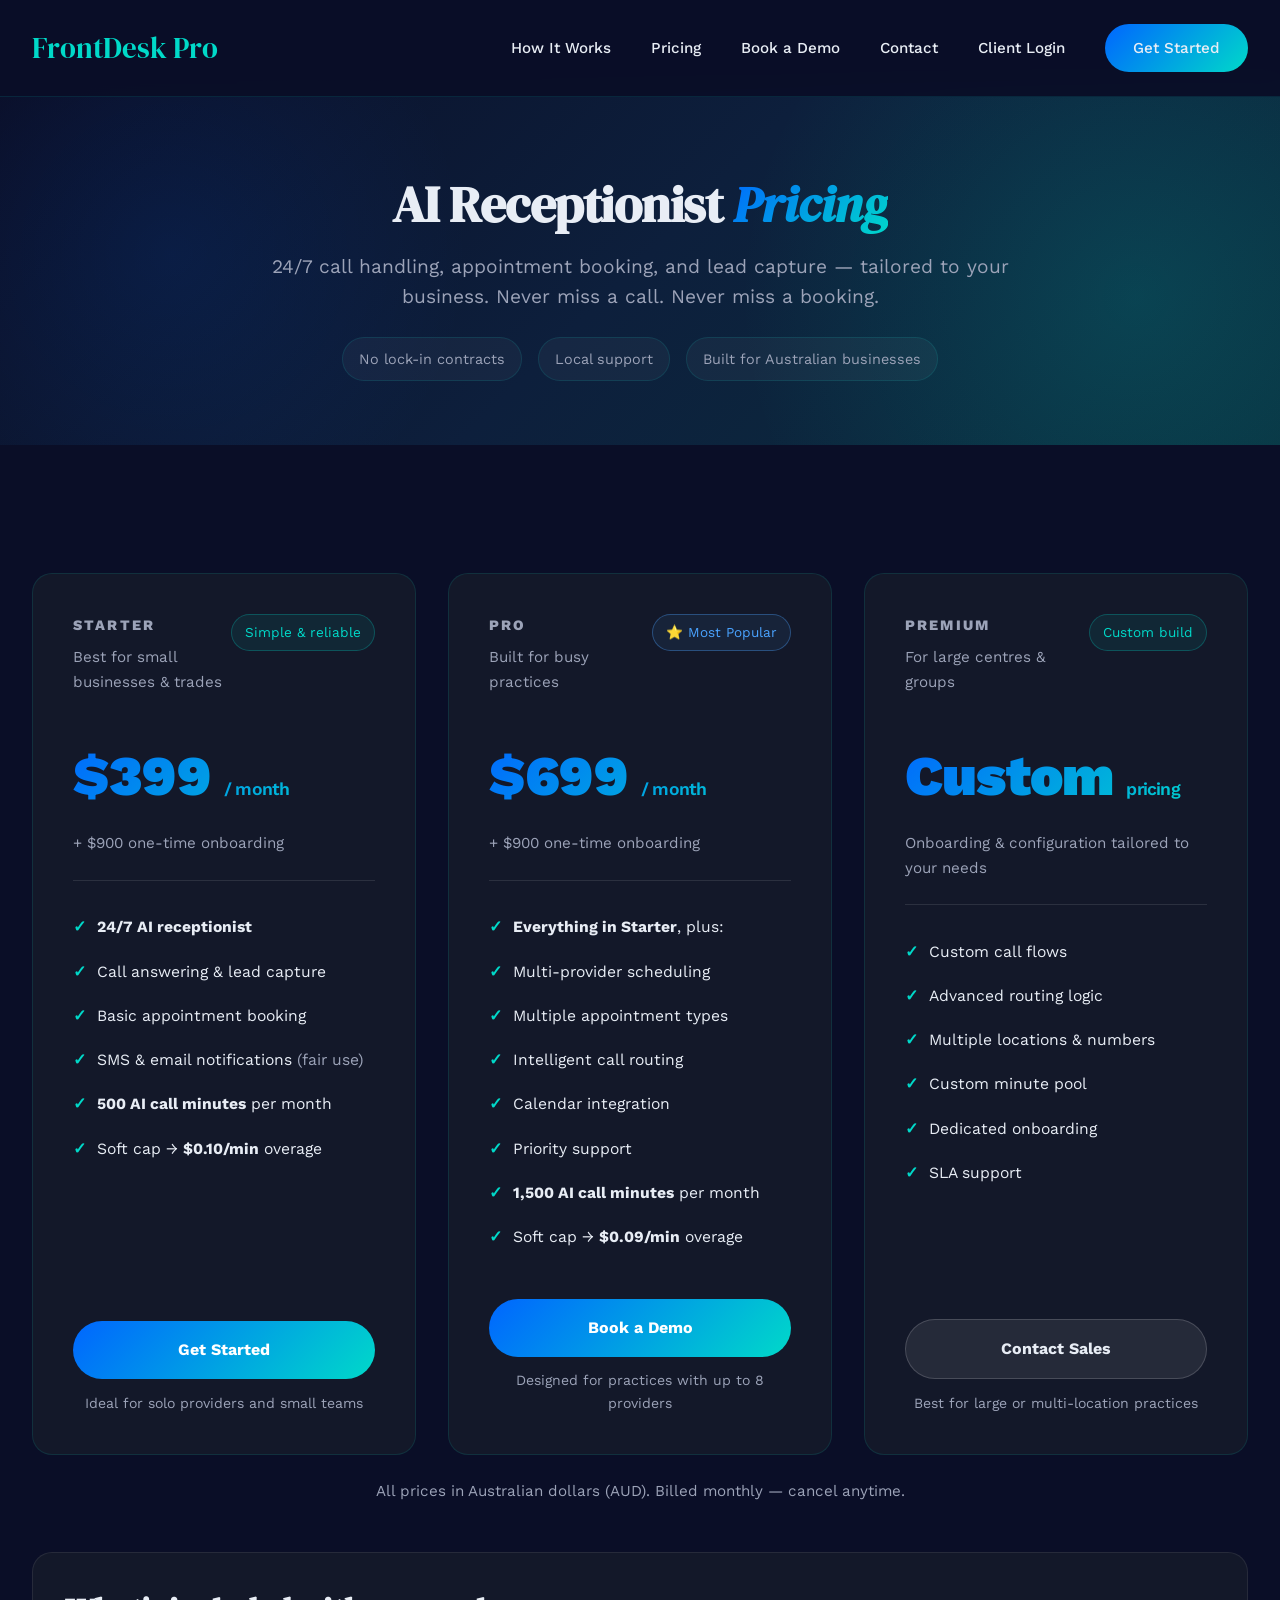
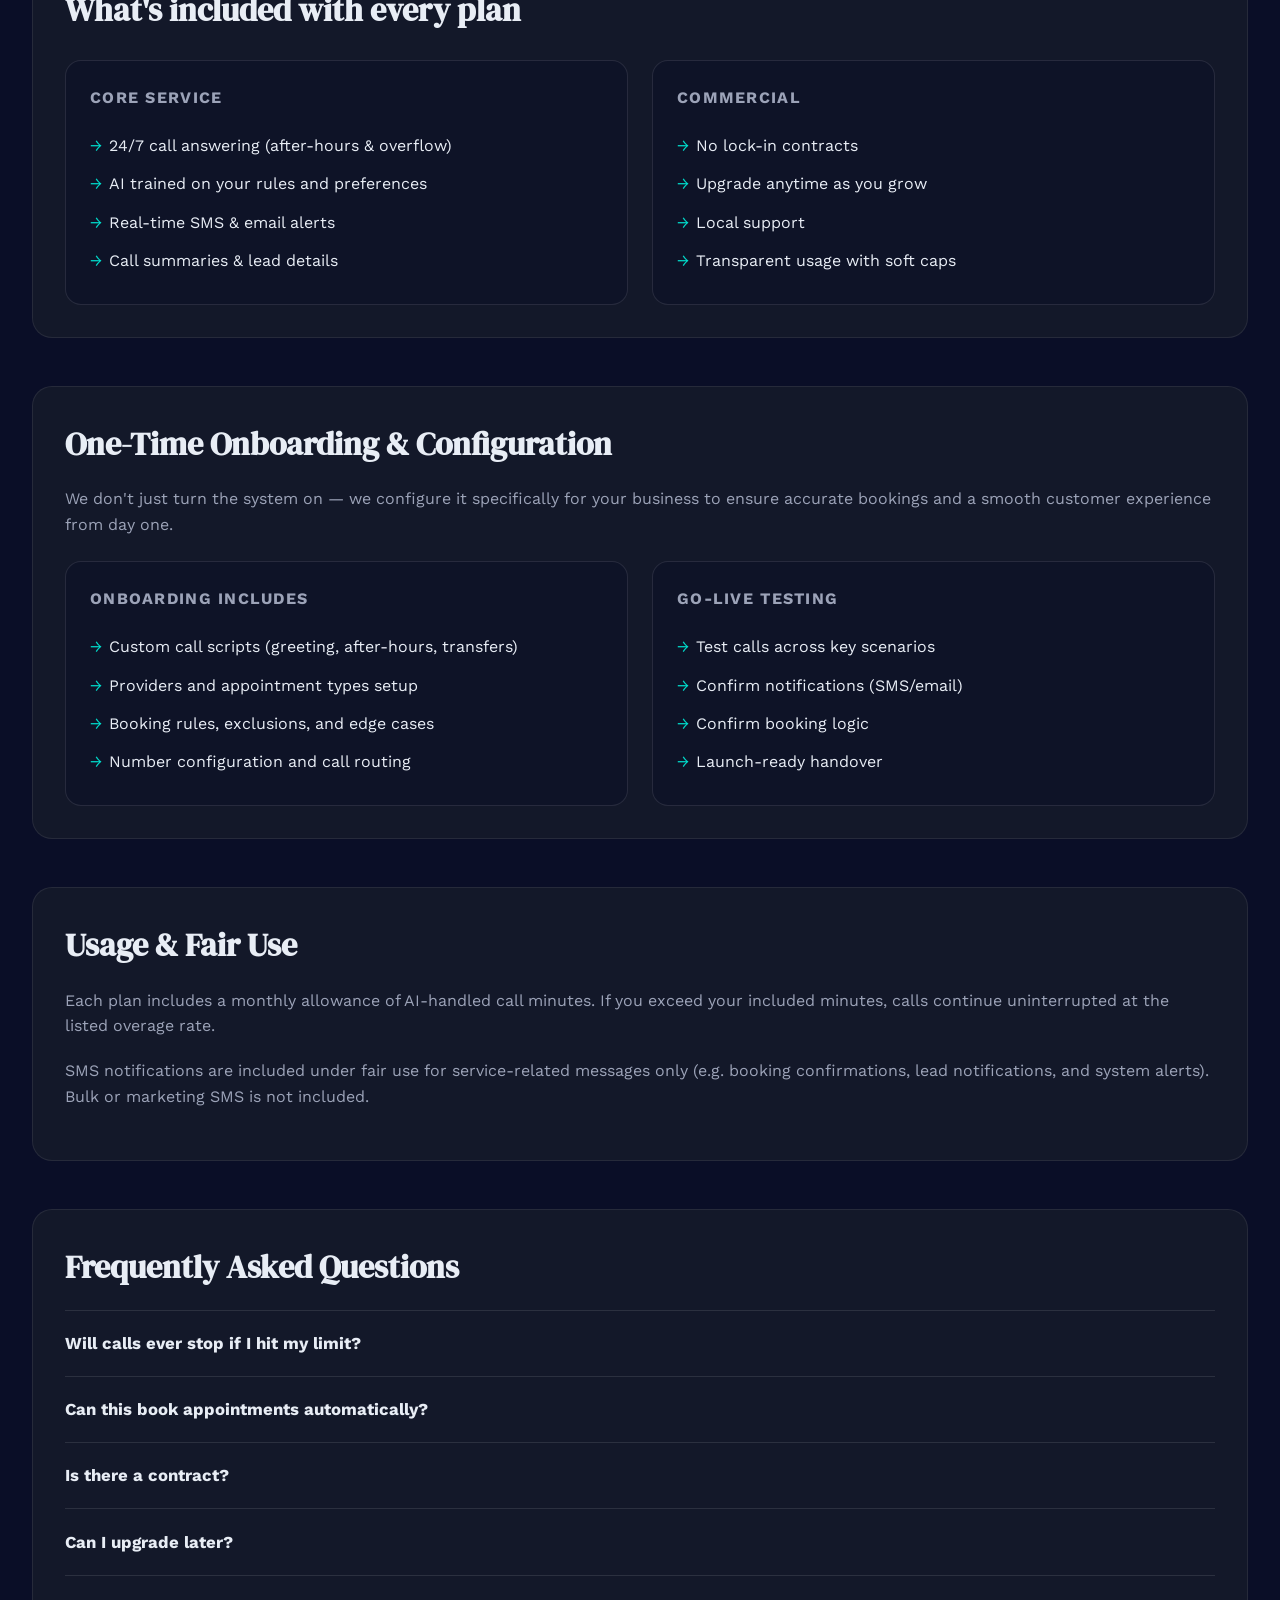
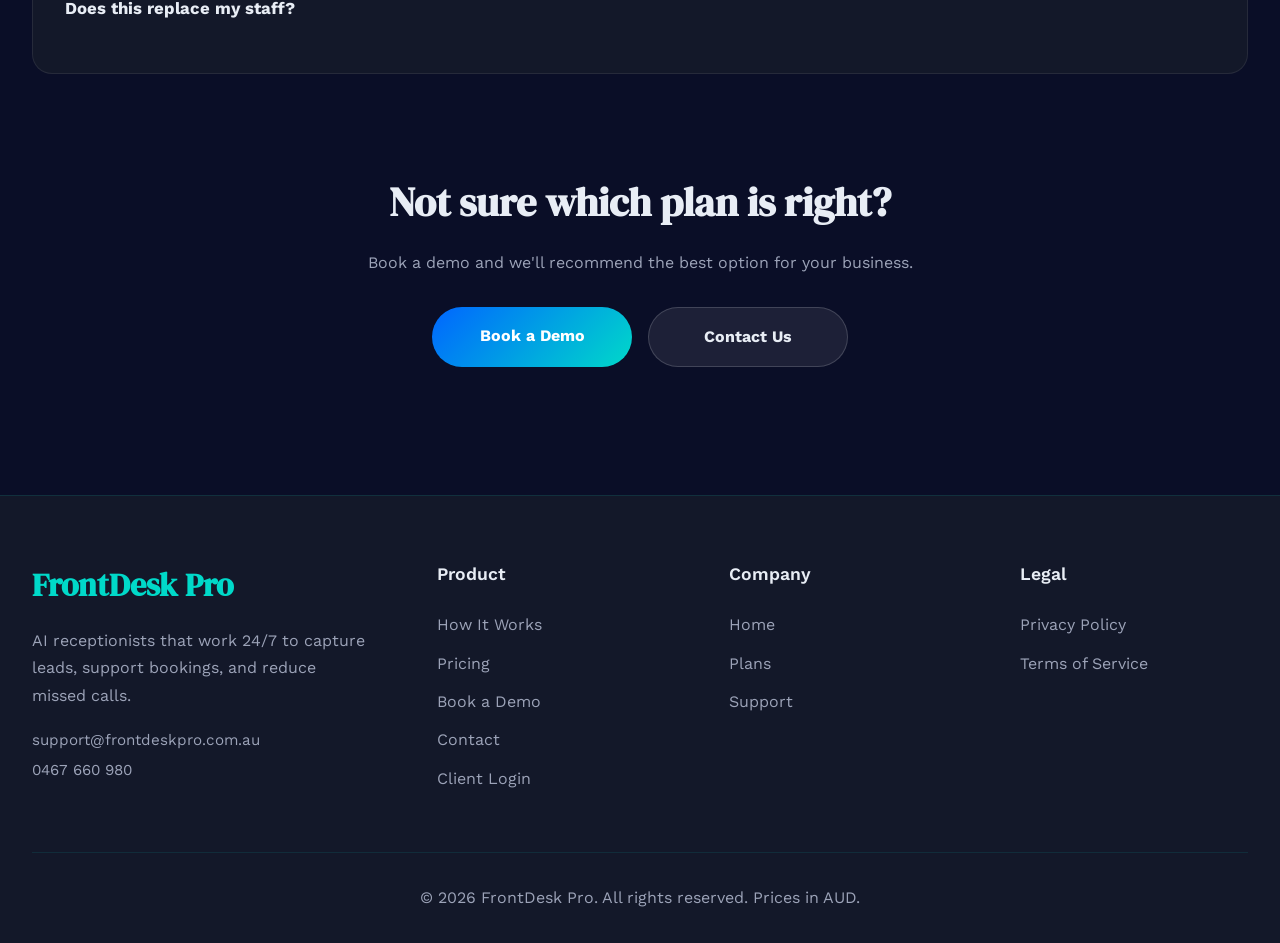
<file: pricing.html>
<!DOCTYPE html>
<html lang="en">
<head>
  <meta charset="UTF-8" />
  <meta name="viewport" content="width=device-width,initial-scale=1.0" />
  <title>Pricing — FrontDesk Pro</title>
  <meta name="description" content="FrontDesk Pro pricing — AI receptionist plans from $399/month with included call minutes, no lock-in contracts and local Australian support.">
  <meta property="og:title" content="Pricing — FrontDesk Pro">
  <meta property="og:description" content="FrontDesk Pro pricing — AI receptionist plans from $399/month with included call minutes, no lock-in contracts and local Australian support.">
  <meta property="og:type" content="website">
  <meta name="theme-color" content="#0A0E27">
  <link rel="icon" href="assets/favicon.svg" type="image/svg+xml">
  <link href="https://fonts.googleapis.com/css2?family=DM+Serif+Display:ital@0;1&family=Work+Sans:wght@300;400;500;600&display=swap" rel="stylesheet">
  <style>
    :root {
      --primary:#0066FF;
      --primary-dark:#0052CC;
      --teal:#00D9C9;
      --teal-dark:#00B8AA;
      --dark-bg:#0A0E27;
      --dark-card:#131829;
      --text-light:#E8EDF5;
      --text-gray:#9CA3B8;
      --white:#FFFFFF;
      --border: rgba(0,217,201,.12);
      --shadow: 0 22px 70px rgba(0,0,0,.35);
      --radius: 20px;
    }

    * { margin:0; padding:0; box-sizing:border-box; }
    body{
      font-family:'Work Sans', sans-serif;
      background: var(--dark-bg);
      color: var(--text-light);
      line-height:1.6;
      overflow-x:hidden;
    }
    .container{ max-width: 1400px; margin: 0 auto; padding: 0 2rem; }

    /* Nav */
    nav{
      position: fixed;
      top:0; width:100%;
      background: rgba(10,14,39,.95);
      backdrop-filter: blur(10px);
      z-index:1000;
      padding: 1.5rem 0;
      border-bottom: 1px solid var(--border);
    }
    .nav-content{
      display:flex;
      justify-content:space-between;
      align-items:center;
      max-width: 1400px;
      margin:0 auto;
      padding:0 2rem;
    }
    .logo{
      font-family:'DM Serif Display', serif;
      font-size: 1.8rem;
      color: var(--teal);
      font-weight:400;
      text-decoration:none;
    }
    .nav-links{
      display:flex;
      gap:2.5rem;
      align-items:center;
    }
    .nav-links a{
      color: var(--text-light);
      text-decoration:none;
      font-weight:500;
      transition: color .3s;
      font-size: .95rem;
    }
    .nav-links a:hover{ color: var(--teal); }
    .cta-button{
      background: linear-gradient(135deg, var(--primary), var(--teal));
      color: var(--white);
      padding: .75rem 1.75rem;
      border-radius: 50px;
      text-decoration:none;
      font-weight:600;
      transition: all .3s;
      font-size: .95rem;
      display:inline-flex;
      align-items:center;
      justify-content:center;
    }
    .cta-button:hover{
      transform: translateY(-2px);
      box-shadow: 0 10px 30px rgba(0,217,201,.35);
    }

    /* Hero */
    .hero{
      margin-top: 80px;
      padding: 6rem 0 4rem;
      position:relative;
      overflow:hidden;
      background: linear-gradient(135deg, var(--dark-bg) 0%, #0D1F3C 50%, #0A2E3E 100%);
    }
    .hero::before{
      content:'';
      position:absolute;
      top:-50%;
      right:-20%;
      width: 800px; height: 800px;
      background: radial-gradient(circle, rgba(0,217,201,.15) 0%, transparent 70%);
      animation: float 20s ease-in-out infinite;
    }
    .hero::after{
      content:'';
      position:absolute;
      bottom:-30%;
      left:-10%;
      width: 600px; height: 600px;
      background: radial-gradient(circle, rgba(0,102,255,.1) 0%, transparent 70%);
      animation: float 25s ease-in-out infinite reverse;
    }
    @keyframes float{
      0%,100%{ transform: translate(0,0) rotate(0deg); }
      50%{ transform: translate(-50px,-30px) rotate(5deg); }
    }

    .hero-content{
      position:relative;
      z-index:1;
      text-align:center;
    }
    h1{
      font-family:'DM Serif Display', serif;
      font-size: clamp(2.8rem, 4vw, 4.4rem);
      line-height:1.1;
      margin-bottom: 1.2rem;
      letter-spacing: -.5px;
    }
    h1 span{
      background: linear-gradient(135deg, var(--primary), var(--teal));
      -webkit-background-clip:text;
      -webkit-text-fill-color: transparent;
      background-clip:text;
      font-style: italic;
    }
    .hero p{
      font-size: 1.2rem;
      color: var(--text-gray);
      max-width: 760px;
      margin: 0 auto 1.5rem;
    }
    .trust{
      display:flex;
      gap:1rem;
      justify-content:center;
      flex-wrap:wrap;
      margin-top:1.5rem;
    }
    .pill{
      border:1px solid var(--border);
      background: rgba(255,255,255,.04);
      padding:.6rem 1rem;
      border-radius: 999px;
      font-size: .9rem;
      color: var(--text-gray);
    }

    /* Pricing Cards */
    .section{ padding: 5rem 0; }
    .pricing-grid{
      display:grid;
      grid-template-columns: repeat(3, 1fr);
      gap: 2rem;
      margin-top: 3rem;
    }
    .pricing-card{
      background: var(--dark-card);
      border: 1px solid var(--border);
      border-radius: var(--radius);
      padding: 2.5rem;
      position:relative;
      overflow:hidden;
      display:flex;
      flex-direction:column;
      min-height: 580px;
    }
    .pricing-card::before{
      content:'';
      position:absolute;
      top:0; left:0;
      width: 100%;
      height: 4px;
      background: linear-gradient(90deg, var(--primary), var(--teal));
      transform: scaleX(0);
      transform-origin: left;
      transition: transform .4s ease;
    }
    .pricing-card:hover::before{ transform: scaleX(1); }
    .pricing-card:hover{
      transform: translateY(-8px);
      box-shadow: 0 25px 50px rgba(0,217,201,.2);
      border-color: var(--teal);
    }

    .plan-header{
      display:flex;
      justify-content:space-between;
      align-items:flex-start;
      margin-bottom: 1.2rem;
    }
    .plan-name{
      font-size: .9rem;
      letter-spacing:.15em;
      font-weight: 800;
      color: var(--text-gray);
      text-transform: uppercase;
    }
    .plan-for{
      margin-top:.5rem;
      font-size: .95rem;
      color: var(--text-gray);
    }
    .badge{
      font-size: .85rem;
      padding:.4rem .8rem;
      border-radius: 999px;
      border:1px solid rgba(0,217,201,.25);
      background: rgba(0,217,201,.08);
      color: var(--teal);
      white-space:nowrap;
    }
    .badge.popular{
      border-color: rgba(74,163,255,.35);
      background: rgba(74,163,255,.08);
      color: #4aa3ff;
    }

    .price{
      margin: 1.2rem 0 0;
      font-weight: 900;
      font-size: 3.5rem;
      letter-spacing:-.8px;
      background: linear-gradient(135deg, var(--primary), var(--teal));
      -webkit-background-clip:text;
      -webkit-text-fill-color: transparent;
      background-clip:text;
    }
    .per{
      font-size: 1.1rem;
      color: var(--text-gray);
      font-weight: 600;
    }
    .setup{
      margin-top:.6rem;
      font-size: .95rem;
      color: var(--text-gray);
    }

    .divider{
      height:1px;
      background: rgba(255,255,255,.10);
      margin: 1.5rem 0;
    }

    .features-list{
      list-style:none;
      flex:1;
    }
    .features-list li{
      padding: .6rem 0;
      color: var(--text-light);
      font-size: .98rem;
      position:relative;
      padding-left: 1.5rem;
    }
    .features-list li::before{
      content: '✓';
      position:absolute;
      left:0;
      color: var(--teal);
      font-weight: bold;
    }
    .highlight{
      font-weight: 700;
      color: var(--text-light);
    }

    .btn-wrapper{
      margin-top: 1.5rem;
      padding-top: 1rem;
    }
    .primary-btn{
      background: linear-gradient(135deg, var(--primary), var(--teal));
      color: var(--white);
      padding: 1rem 2rem;
      border-radius: 999px;
      text-decoration:none;
      font-weight: 700;
      transition: all .3s;
      display:block;
      text-align:center;
      border:none;
      cursor:pointer;
    }
    .primary-btn:hover{
      transform: translateY(-3px);
      box-shadow: 0 15px 40px rgba(0,217,201,.35);
    }
    .secondary-btn{
      background: rgba(255,255,255,.08);
      color: var(--text-light);
      border: 1px solid rgba(255,255,255,.16);
      padding: 1rem 2rem;
      border-radius: 999px;
      text-decoration:none;
      font-weight: 700;
      transition: all .3s;
      display:block;
      text-align:center;
      cursor:pointer;
    }
    .secondary-btn:hover{
      background: rgba(255,255,255,.12);
      transform: translateY(-3px);
    }
    .footnote{
      margin-top:.8rem;
      font-size: .88rem;
      color: var(--text-gray);
      text-align:center;
    }

    /* Info Sections */
    .info-section{
      background: var(--dark-card);
      border: 1px solid rgba(255,255,255,.08);
      border-radius: var(--radius);
      padding: 2rem;
      margin-top: 3rem;
    }
    .info-section h2{
      font-family:'DM Serif Display', serif;
      font-size: 2rem;
      margin-bottom: 1rem;
    }
    .info-section p{
      color: var(--text-gray);
      margin-bottom: 1.2rem;
    }
    .two-col{
      display:grid;
      grid-template-columns: 1fr 1fr;
      gap: 1.5rem;
      margin-top: 1.5rem;
    }
    .info-box{
      background: rgba(10,14,39,.45);
      border: 1px solid rgba(255,255,255,.10);
      border-radius: 16px;
      padding: 1.5rem;
    }
    .info-box h3{
      font-size: 1rem;
      letter-spacing:.08em;
      margin-bottom: 1rem;
      color: var(--text-gray);
      text-transform: uppercase;
    }
    .info-box ul{
      list-style:none;
    }
    .info-box li{
      padding: .4rem 0;
      color: var(--text-light);
      position:relative;
      padding-left: 1.2rem;
    }
    .info-box li::before{
      content: '→';
      position:absolute;
      left:0;
      color: var(--teal);
    }

    /* FAQ */
    .faq{
      margin-top: 3rem;
    }
    details{
      border-top: 1px solid rgba(255,255,255,.10);
      padding: 1.2rem 0;
    }
    details:first-child{ border-top:0; }
    summary{
      cursor:pointer;
      list-style:none;
      font-weight: 700;
      font-size: 1.05rem;
    }
    summary::-webkit-details-marker{ display:none; }
    .answer{
      margin-top:.8rem;
      color: var(--text-gray);
      line-height: 1.7;
    }

    /* Bottom CTA */
    .bottom-cta{
      text-align:center;
      padding: 3rem 0;
      margin-top: 3rem;
    }
    .bottom-cta h2{
      font-family:'DM Serif Display', serif;
      font-size: 2.5rem;
      margin-bottom: 1rem;
    }
    .bottom-cta p{
      color: var(--text-gray);
      margin-bottom: 2rem;
      max-width: 700px;
      margin-left: auto;
      margin-right: auto;
    }
    .btn-row{
      display:flex;
      gap:1rem;
      justify-content:center;
      flex-wrap:wrap;
    }
    .btn-row a{
      min-width: 200px;
    }

    /* Footer */
    footer{
      background: var(--dark-card);
      color: var(--white);
      padding: 4rem 0 2rem;
      border-top: 1px solid var(--border);
    }
    .footer-content{
      display:grid;
      grid-template-columns: 1.5fr 1fr 1fr 1fr;
      gap: 4rem;
      margin-bottom: 3rem;
    }
    .footer-brand h3{
      font-family:'DM Serif Display', serif;
      font-size: 2rem;
      margin-bottom: 1rem;
      color: var(--teal);
    }
    .footer-brand p{ color: var(--text-gray); line-height: 1.7; }
    .footer-section h4{
      font-size: 1.1rem;
      margin-bottom: 1.5rem;
      font-weight: 600;
      color: var(--text-light);
    }
    .footer-section ul{ list-style:none; }
    .footer-section li{ margin-bottom: .8rem; }
    .footer-section a{
      color: var(--text-gray);
      text-decoration:none;
      transition: color .3s;
    }
    .footer-section a:hover{ color: var(--teal); }
    .footer-bottom{
      border-top: 1px solid rgba(0,217,201,.10);
      padding-top: 2rem;
      text-align:center;
      color: var(--text-gray);
    }

    /* Responsive */
    @media (max-width: 1024px){
      .pricing-grid{ grid-template-columns: 1fr; }
      .pricing-card{ min-height: auto; }
      .two-col{ grid-template-columns: 1fr; }
      .footer-content{ grid-template-columns: repeat(2, 1fr); }
    }
    @media (max-width: 768px){
      .nav-links{ display:none; }
      h1{ font-size: 2.5rem; }
      .footer-content{ grid-template-columns: 1fr; }
    }
  </style>
  <link rel="stylesheet" href="assets/site.css">
</head>
<body>

  <nav>
    <div class="nav-content">
      <a class="logo" href="index.html">FrontDesk Pro</a>
      <div class="nav-links">
        <a href="how-it-works.html">How It Works</a>
        <a href="pricing.html">Pricing</a>
        <a href="book-demo.html">Book a Demo</a>
        <a href="contact.html">Contact</a>
        <a href="portal/">Client Login</a>
        <a href="book-demo.html" class="cta-button">Get Started</a>
      </div>
    </div>
  </nav>

  <header class="hero">
    <div class="container">
      <div class="hero-content">
        <h1>AI Receptionist <span>Pricing</span></h1>
        <p>
          24/7 call handling, appointment booking, and lead capture — tailored to your business.
          Never miss a call. Never miss a booking.
        </p>
        <div class="trust">
          <span class="pill">No lock-in contracts</span>
          <span class="pill">Local support</span>
          <span class="pill">Built for Australian businesses</span>
        </div>
      </div>
    </div>
  </header>

  <section class="section">
    <div class="container">

      <div class="pricing-grid">

        <!-- STARTER -->
        <article class="pricing-card">
          <div class="plan-header">
            <div>
              <div class="plan-name">STARTER</div>
              <div class="plan-for">Best for small businesses & trades</div>
            </div>
            <div class="badge">Simple & reliable</div>
          </div>

          <div class="price">$399 <span class="per">/ month</span></div>
          <div class="setup">+ $900 one-time onboarding</div>

          <div class="divider"></div>

          <ul class="features-list">
            <li><span class="highlight">24/7 AI receptionist</span></li>
            <li>Call answering & lead capture</li>
            <li>Basic appointment booking</li>
            <li>SMS & email notifications <span style="color:var(--text-gray)">(fair use)</span></li>
            <li><span class="highlight">500 AI call minutes</span> per month</li>
            <li>Soft cap → <span class="highlight">$0.10/min</span> overage</li>
          </ul>

          <div class="btn-wrapper">
            <a class="primary-btn" href="book-demo.html">Get Started</a>
            <div class="footnote">Ideal for solo providers and small teams</div>
          </div>
        </article>

        <!-- PRO -->
        <article class="pricing-card">
          <div class="plan-header">
            <div>
              <div class="plan-name">PRO</div>
              <div class="plan-for">Built for busy practices</div>
            </div>
            <div class="badge popular">⭐ Most Popular</div>
          </div>

          <div class="price">$699 <span class="per">/ month</span></div>
          <div class="setup">+ $900 one-time onboarding</div>

          <div class="divider"></div>

          <ul class="features-list">
            <li><span class="highlight">Everything in Starter</span>, plus:</li>
            <li>Multi-provider scheduling</li>
            <li>Multiple appointment types</li>
            <li>Intelligent call routing</li>
            <li>Calendar integration</li>
            <li>Priority support</li>
            <li><span class="highlight">1,500 AI call minutes</span> per month</li>
            <li>Soft cap → <span class="highlight">$0.09/min</span> overage</li>
          </ul>

          <div class="btn-wrapper">
            <a class="primary-btn" href="book-demo.html">Book a Demo</a>
            <div class="footnote">Designed for practices with up to 8 providers</div>
          </div>
        </article>

        <!-- PREMIUM -->
        <article class="pricing-card">
          <div class="plan-header">
            <div>
              <div class="plan-name">PREMIUM</div>
              <div class="plan-for">For large centres & groups</div>
            </div>
            <div class="badge">Custom build</div>
          </div>

          <div class="price">Custom <span class="per">pricing</span></div>
          <div class="setup">Onboarding & configuration tailored to your needs</div>

          <div class="divider"></div>

          <ul class="features-list">
            <li>Custom call flows</li>
            <li>Advanced routing logic</li>
            <li>Multiple locations & numbers</li>
            <li>Custom minute pool</li>
            <li>Dedicated onboarding</li>
            <li>SLA support</li>
          </ul>

          <div class="btn-wrapper">
            <a class="secondary-btn" href="contact.html">Contact Sales</a>
            <div class="footnote">Best for large or multi-location practices</div>
          </div>
        </article>

      </div>
      <p style="text-align:center;color:var(--text-gray);margin-top:1.5rem;font-size:.95rem;">All prices in Australian dollars (AUD). Billed monthly — cancel anytime.</p>

      <!-- Included in all plans -->
      <div class="info-section">
        <h2>What's included with every plan</h2>
        <div class="two-col">
          <div class="info-box">
            <h3>Core Service</h3>
            <ul>
              <li>24/7 call answering (after-hours & overflow)</li>
              <li>AI trained on your rules and preferences</li>
              <li>Real-time SMS & email alerts</li>
              <li>Call summaries & lead details</li>
            </ul>
          </div>
          <div class="info-box">
            <h3>Commercial</h3>
            <ul>
              <li>No lock-in contracts</li>
              <li>Upgrade anytime as you grow</li>
              <li>Local support</li>
              <li>Transparent usage with soft caps</li>
            </ul>
          </div>
        </div>
      </div>

      <!-- Onboarding -->
      <div class="info-section">
        <h2>One-Time Onboarding & Configuration</h2>
        <p>
          We don't just turn the system on — we configure it specifically for your business to ensure accurate bookings
          and a smooth customer experience from day one.
        </p>
        <div class="two-col">
          <div class="info-box">
            <h3>Onboarding Includes</h3>
            <ul>
              <li>Custom call scripts (greeting, after-hours, transfers)</li>
              <li>Providers and appointment types setup</li>
              <li>Booking rules, exclusions, and edge cases</li>
              <li>Number configuration and call routing</li>
            </ul>
          </div>
          <div class="info-box">
            <h3>Go-Live Testing</h3>
            <ul>
              <li>Test calls across key scenarios</li>
              <li>Confirm notifications (SMS/email)</li>
              <li>Confirm booking logic</li>
              <li>Launch-ready handover</li>
            </ul>
          </div>
        </div>
      </div>

      <!-- Usage -->
      <div class="info-section">
        <h2>Usage & Fair Use</h2>
        <p>
          Each plan includes a monthly allowance of AI-handled call minutes. If you exceed your included minutes,
          calls continue uninterrupted at the listed overage rate.
        </p>
        <p>
          SMS notifications are included under fair use for service-related messages only (e.g. booking confirmations,
          lead notifications, and system alerts). Bulk or marketing SMS is not included.
        </p>
      </div>

      <!-- FAQ -->
      <div class="info-section faq">
        <h2>Frequently Asked Questions</h2>

        <details>
          <summary>Will calls ever stop if I hit my limit?</summary>
          <div class="answer">No. Calls continue uninterrupted. Overage is billed per minute at your plan rate.</div>
        </details>

        <details>
          <summary>Can this book appointments automatically?</summary>
          <div class="answer">Yes. The AI follows your booking rules and appointment types (and can route to the right provider where applicable).</div>
        </details>

        <details>
          <summary>Is there a contract?</summary>
          <div class="answer">No lock-in contracts. Cancel anytime.</div>
        </details>

        <details>
          <summary>Can I upgrade later?</summary>
          <div class="answer">Yes. Many businesses start on Starter and upgrade as call volume increases.</div>
        </details>

        <details>
          <summary>Does this replace my staff?</summary>
          <div class="answer">No. It handles calls so your team can focus on customers and in-person work.</div>
        </details>
      </div>

      <!-- Bottom CTA -->
      <div class="bottom-cta">
        <h2>Not sure which plan is right?</h2>
        <p>Book a demo and we'll recommend the best option for your business.</p>

        <div class="btn-row">
          <a class="primary-btn" href="book-demo.html">Book a Demo</a>
          <a class="secondary-btn" href="contact.html">Contact Us</a>
        </div>
      </div>

    </div>
  </section>

  <footer>
    <div class="container">
      <div class="footer-content">
        <div class="footer-brand">
          <h3>FrontDesk Pro</h3>
          <p>AI receptionists that work 24/7 to capture leads, support bookings, and reduce missed calls.</p>
          <div class="footer-contact">
            <a data-fdp-if="email" data-fdp-href="email" data-fdp-text="email" href="contact.html"></a>
            <a data-fdp-if="phone" data-fdp-href="phone" data-fdp-text="phone" href="#" hidden></a>
            <span data-fdp-if="abn" hidden>ABN <span data-fdp-text="abn"></span></span>
          </div>
        </div>

        <div class="footer-section">
          <h4>Product</h4>
          <ul>
            <li><a href="how-it-works.html">How It Works</a></li>
            <li><a href="pricing.html">Pricing</a></li>
            <li><a href="book-demo.html">Book a Demo</a></li>
            <li><a href="contact.html">Contact</a></li>
            <li><a href="portal/">Client Login</a></li>
          </ul>
        </div>

        <div class="footer-section">
          <h4>Company</h4>
          <ul>
            <li><a href="index.html">Home</a></li>
            <li><a href="pricing.html">Plans</a></li>
            <li><a href="contact.html">Support</a></li>
          </ul>
        </div>

        <div class="footer-section">
          <h4>Legal</h4>
          <ul>
            <li><a href="privacy.html">Privacy Policy</a></li>
            <li><a href="terms.html">Terms of Service</a></li>
          </ul>
        </div>
      </div>

      <div class="footer-bottom">
        <p>&copy; <span data-year>2026</span> FrontDesk Pro. All rights reserved. Prices in AUD.</p>
      </div>
    </div>
  </footer>

  <script src="assets/config.js"></script>
  <script src="assets/site.js"></script>
</body>
</html>
</file>
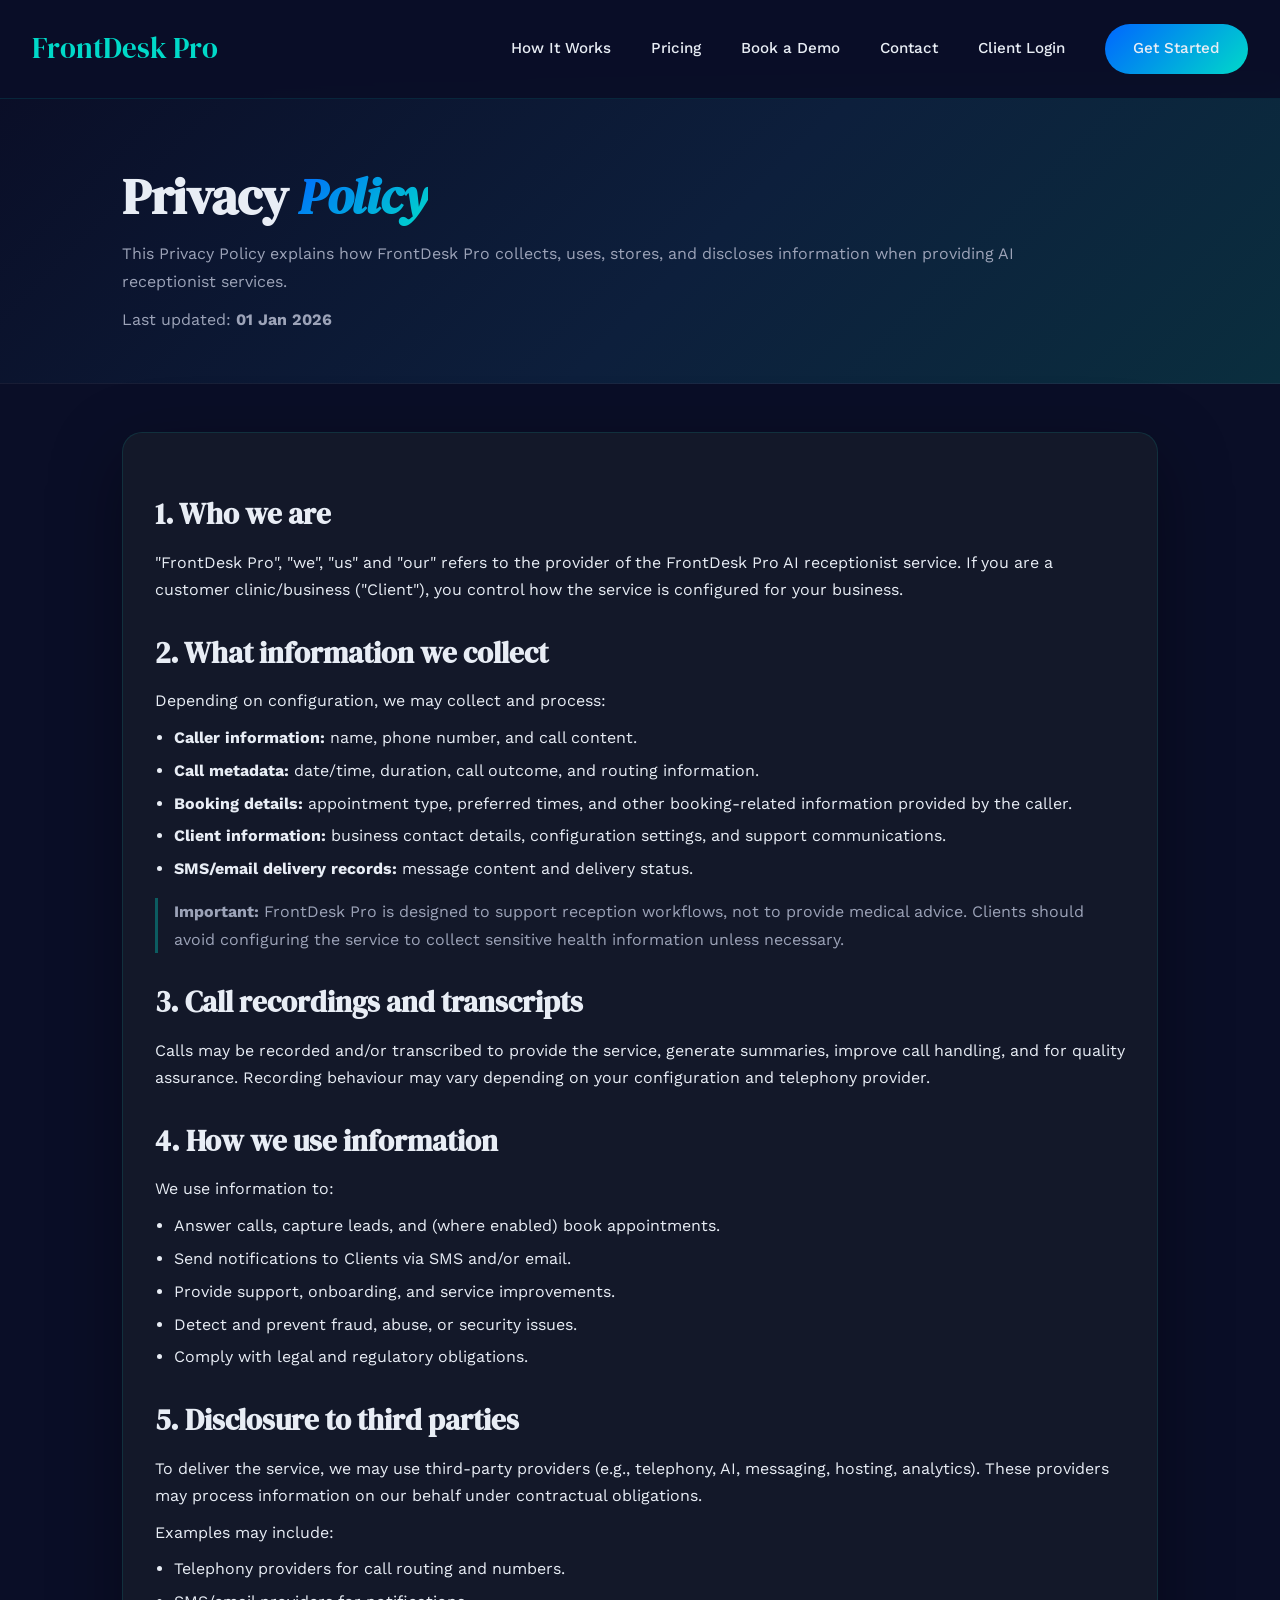
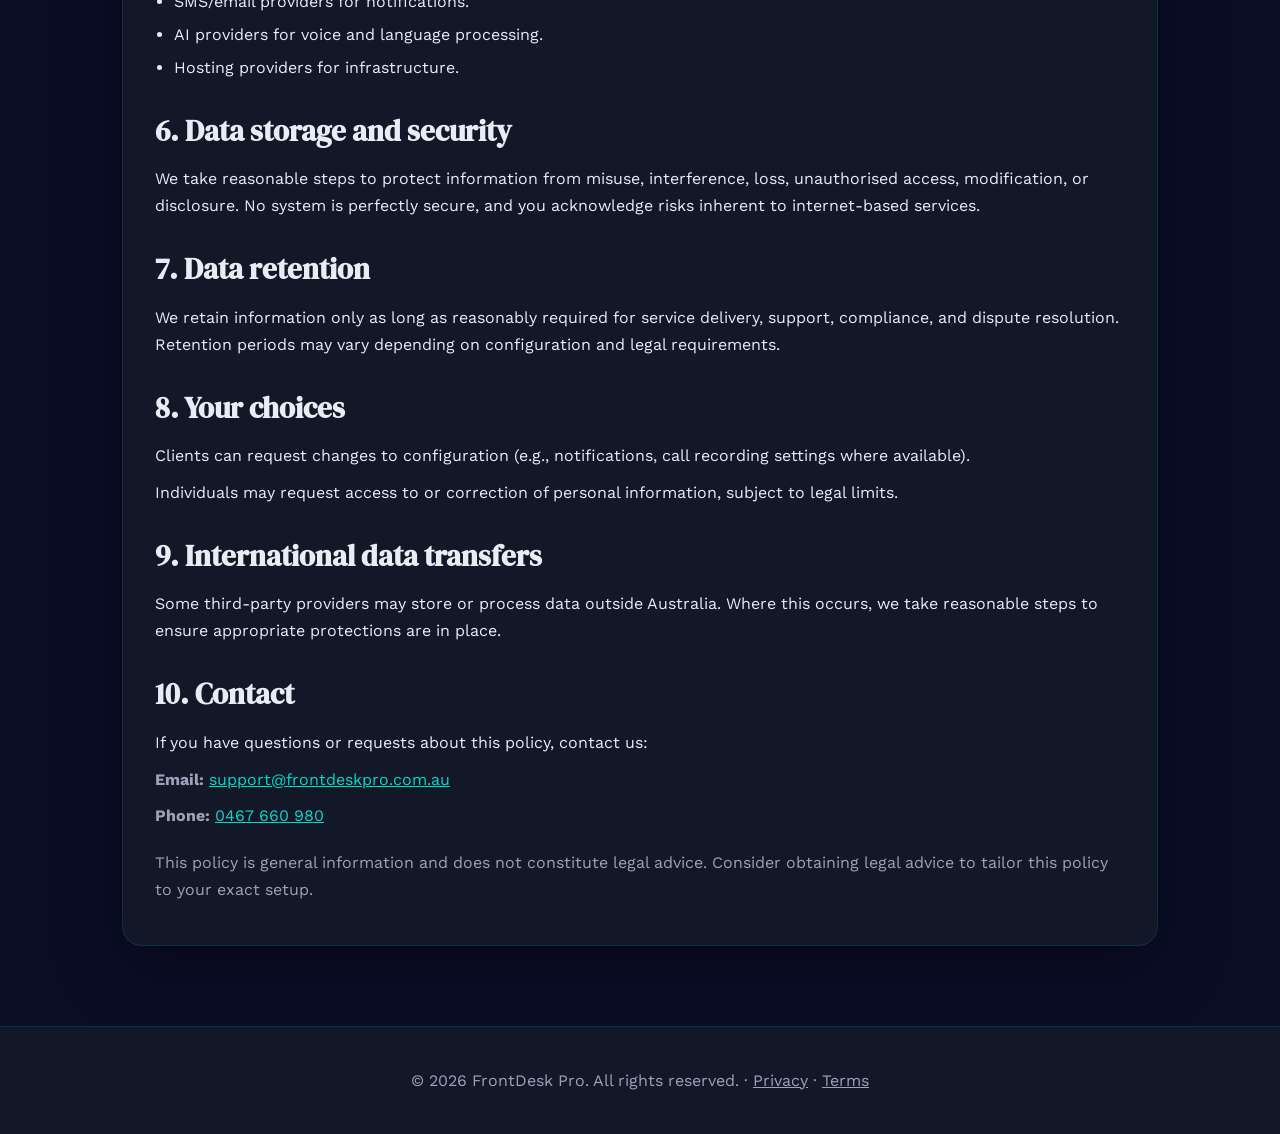
<file: privacy.html>
<!-- privacy.html -->
<!DOCTYPE html>
<html lang="en">
<head>
  <meta charset="UTF-8" />
  <meta name="viewport" content="width=device-width,initial-scale=1.0" />
  <title>Privacy Policy — FrontDesk Pro</title>
  <meta name="description" content="FrontDesk Pro privacy policy.">
  <meta property="og:title" content="Privacy Policy — FrontDesk Pro">
  <meta property="og:description" content="FrontDesk Pro privacy policy.">
  <meta property="og:type" content="website">
  <meta name="theme-color" content="#0A0E27">
  <link rel="icon" href="assets/favicon.svg" type="image/svg+xml">
  <link href="https://fonts.googleapis.com/css2?family=DM+Serif+Display:ital@0;1&family=Work+Sans:wght@300;400;500;600&display=swap" rel="stylesheet">
  <style>
    :root{
      --primary:#0066FF; --teal:#00D9C9;
      --dark-bg:#0A0E27; --dark-card:#131829;
      --text-light:#E8EDF5; --text-gray:#9CA3B8; --white:#FFF;
      --border:rgba(0,217,201,.12); --radius:20px; --shadow:0 22px 70px rgba(0,0,0,.35);
    }
    *{margin:0;padding:0;box-sizing:border-box}
    body{font-family:'Work Sans',sans-serif;background:var(--dark-bg);color:var(--text-light);line-height:1.7;overflow-x:hidden}
    .container{max-width:1100px;margin:0 auto;padding:0 2rem}

    nav{position:fixed;top:0;width:100%;background:rgba(10,14,39,.95);backdrop-filter:blur(10px);z-index:1000;padding:1.5rem 0;border-bottom:1px solid var(--border)}
    .nav-content{display:flex;justify-content:space-between;align-items:center;max-width:1400px;margin:0 auto;padding:0 2rem}
    .logo{font-family:'DM Serif Display',serif;font-size:1.8rem;color:var(--teal);text-decoration:none}
    .nav-links{display:flex;gap:2.5rem;align-items:center}
    .nav-links a{color:var(--text-light);text-decoration:none;font-weight:500;transition:color .3s;font-size:.95rem}
    .nav-links a:hover{color:var(--teal)}
    .cta-button{background:linear-gradient(135deg,var(--primary),var(--teal));color:var(--white);padding:.75rem 1.75rem;border-radius:50px;text-decoration:none;font-weight:600;transition:all .3s;font-size:.95rem;display:inline-flex;align-items:center;justify-content:center}
    .cta-button:hover{transform:translateY(-2px);box-shadow:0 10px 30px rgba(0,217,201,.35)}

    header{
      margin-top:80px;
      padding:5.5rem 0 2.5rem;
      background:linear-gradient(135deg,var(--dark-bg) 0%,#0D1F3C 55%,#0A2E3E 100%);
      border-bottom:1px solid rgba(255,255,255,.06);
    }
    h1{
      font-family:'DM Serif Display',serif;
      font-size:clamp(2.2rem,4vw,3.6rem);
      line-height:1.1;margin-bottom:1rem;letter-spacing:-.5px
    }
    h1 span{
      background:linear-gradient(135deg,var(--primary),var(--teal));
      -webkit-background-clip:text;-webkit-text-fill-color:transparent;background-clip:text;
      font-style:italic
    }
    .sub{color:var(--text-gray);max-width:900px}
    .content{
      padding:3rem 0 5rem;
    }
    .paper{
      background:var(--dark-card);
      border:1px solid var(--border);
      border-radius:var(--radius);
      box-shadow:var(--shadow);
      padding:2rem;
    }
    h2{
      font-family:'DM Serif Display',serif;
      font-size:1.8rem;
      margin: 1.6rem 0 .6rem;
    }
    p{color:var(--text-light);margin:.6rem 0}
    ul{margin:.6rem 0 .6rem 1.2rem;color:var(--text-light)}
    li{margin:.35rem 0}
    .muted{color:var(--text-gray)}
    .notice{
      border-left: 3px solid rgba(0,217,201,.35);
      padding-left: 1rem;
      margin: 1rem 0;
      color: var(--text-gray);
    }

    footer{background:var(--dark-card);color:var(--white);padding:2.5rem 0;border-top:1px solid var(--border)}
    .footerBottom{text-align:center;color:var(--text-gray)}
    @media (max-width:768px){.nav-links{display:none}.paper{padding:1.4rem}}
  </style>
  <link rel="stylesheet" href="assets/site.css">
</head>
<body>
  <nav>
    <div class="nav-content">
      <a class="logo" href="index.html">FrontDesk Pro</a>
      <div class="nav-links">
        <a href="how-it-works.html">How It Works</a>
        <a href="pricing.html">Pricing</a>
        <a href="book-demo.html">Book a Demo</a>
        <a href="contact.html">Contact</a>
        <a href="portal/">Client Login</a>
        <a href="book-demo.html" class="cta-button">Get Started</a>
      </div>
    </div>
  </nav>

  <header>
    <div class="container">
      <h1>Privacy <span>Policy</span></h1>
      <p class="sub">
        This Privacy Policy explains how FrontDesk Pro collects, uses, stores, and discloses information when providing AI receptionist services.
      </p>
      <p class="muted" style="margin-top:.7rem;">Last updated: <strong>01 Jan 2026</strong></p>
    </div>
  </header>

  <main class="content">
    <div class="container">
      <div class="paper">

        <h2>1. Who we are</h2>
        <p>
          "FrontDesk Pro", "we", "us" and "our" refers to the provider of the FrontDesk Pro AI receptionist service.
          If you are a customer clinic/business ("Client"), you control how the service is configured for your business.
        </p>

        <h2>2. What information we collect</h2>
        <p>Depending on configuration, we may collect and process:</p>
        <ul>
          <li><strong>Caller information:</strong> name, phone number, and call content.</li>
          <li><strong>Call metadata:</strong> date/time, duration, call outcome, and routing information.</li>
          <li><strong>Booking details:</strong> appointment type, preferred times, and other booking-related information provided by the caller.</li>
          <li><strong>Client information:</strong> business contact details, configuration settings, and support communications.</li>
          <li><strong>SMS/email delivery records:</strong> message content and delivery status.</li>
        </ul>

        <div class="notice">
          <strong>Important:</strong> FrontDesk Pro is designed to support reception workflows, not to provide medical advice.
          Clients should avoid configuring the service to collect sensitive health information unless necessary.
        </div>

        <h2>3. Call recordings and transcripts</h2>
        <p>
          Calls may be recorded and/or transcribed to provide the service, generate summaries, improve call handling, and for quality assurance.
          Recording behaviour may vary depending on your configuration and telephony provider.
        </p>

        <h2>4. How we use information</h2>
        <p>We use information to:</p>
        <ul>
          <li>Answer calls, capture leads, and (where enabled) book appointments.</li>
          <li>Send notifications to Clients via SMS and/or email.</li>
          <li>Provide support, onboarding, and service improvements.</li>
          <li>Detect and prevent fraud, abuse, or security issues.</li>
          <li>Comply with legal and regulatory obligations.</li>
        </ul>

        <h2>5. Disclosure to third parties</h2>
        <p>
          To deliver the service, we may use third-party providers (e.g., telephony, AI, messaging, hosting, analytics).
          These providers may process information on our behalf under contractual obligations.
        </p>
        <p>Examples may include:</p>
        <ul>
          <li>Telephony providers for call routing and numbers.</li>
          <li>SMS/email providers for notifications.</li>
          <li>AI providers for voice and language processing.</li>
          <li>Hosting providers for infrastructure.</li>
        </ul>

        <h2>6. Data storage and security</h2>
        <p>
          We take reasonable steps to protect information from misuse, interference, loss, unauthorised access, modification, or disclosure.
          No system is perfectly secure, and you acknowledge risks inherent to internet-based services.
        </p>

        <h2>7. Data retention</h2>
        <p>
          We retain information only as long as reasonably required for service delivery, support, compliance, and dispute resolution.
          Retention periods may vary depending on configuration and legal requirements.
        </p>

        <h2>8. Your choices</h2>
        <p>Clients can request changes to configuration (e.g., notifications, call recording settings where available).</p>
        <p>Individuals may request access to or correction of personal information, subject to legal limits.</p>

        <h2>9. International data transfers</h2>
        <p>
          Some third-party providers may store or process data outside Australia. Where this occurs, we take reasonable steps
          to ensure appropriate protections are in place.
        </p>

        <h2>10. Contact</h2>
        <p>If you have questions or requests about this policy, contact us:</p>
        <p class="muted"><strong>Email:</strong> <a data-fdp-href="email" data-fdp-text="email" href="mailto:support@frontdeskpro.com.au" style="color:var(--teal)">support@frontdeskpro.com.au</a></p>
        <p class="muted" data-fdp-if="phone" hidden><strong>Phone:</strong> <a data-fdp-href="phone" data-fdp-text="phone" href="#" style="color:var(--teal)"></a></p>

        <p class="muted" style="margin-top:1.2rem;">
          This policy is general information and does not constitute legal advice. Consider obtaining legal advice to tailor this policy to your exact setup.
        </p>
      </div>
    </div>
  </main>

  <footer>
    <div class="container">
      <div class="footerBottom">&copy; <span data-year>2026</span> FrontDesk Pro. All rights reserved.<span data-fdp-if="abn" hidden> · ABN <span data-fdp-text="abn"></span></span> · <a href="privacy.html" style="color:inherit">Privacy</a> · <a href="terms.html" style="color:inherit">Terms</a></div>
    </div>
  </footer>
  <script src="assets/config.js"></script>
  <script src="assets/site.js"></script>
</body>
</html>
</file>
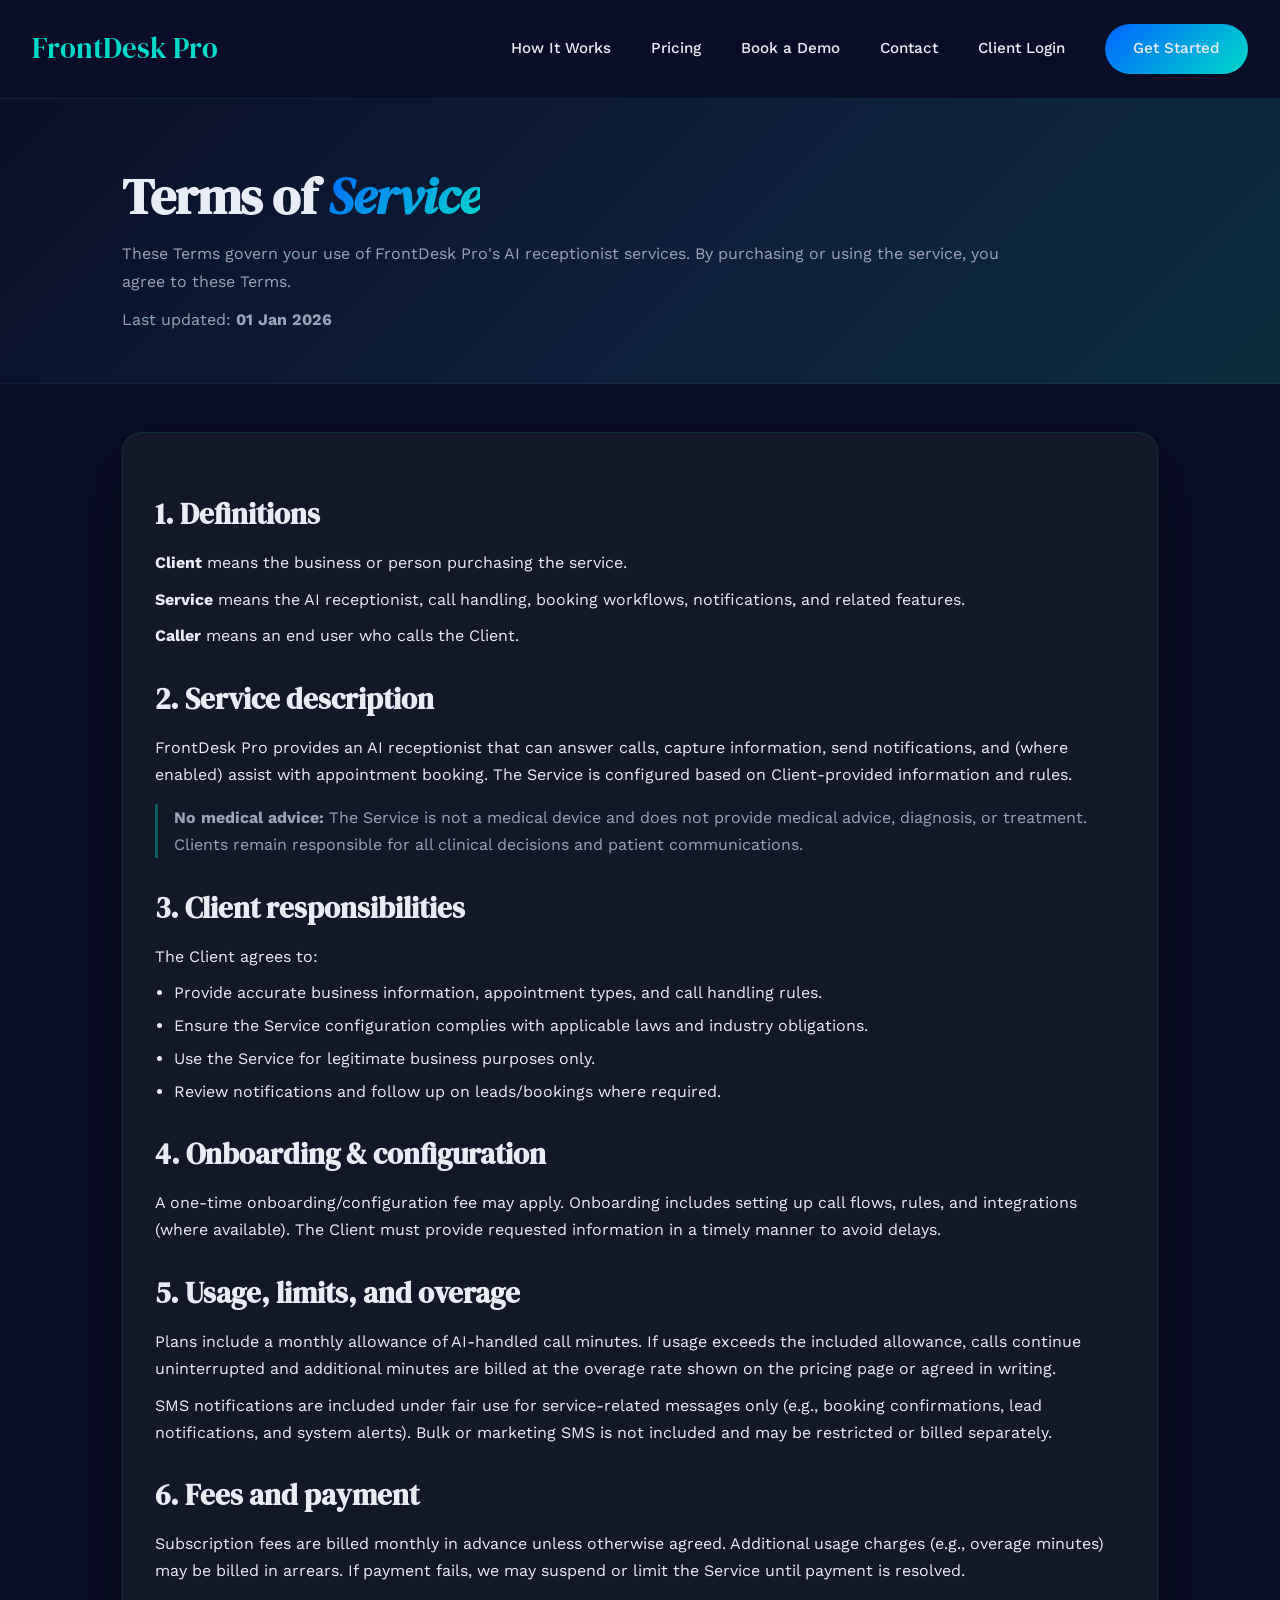
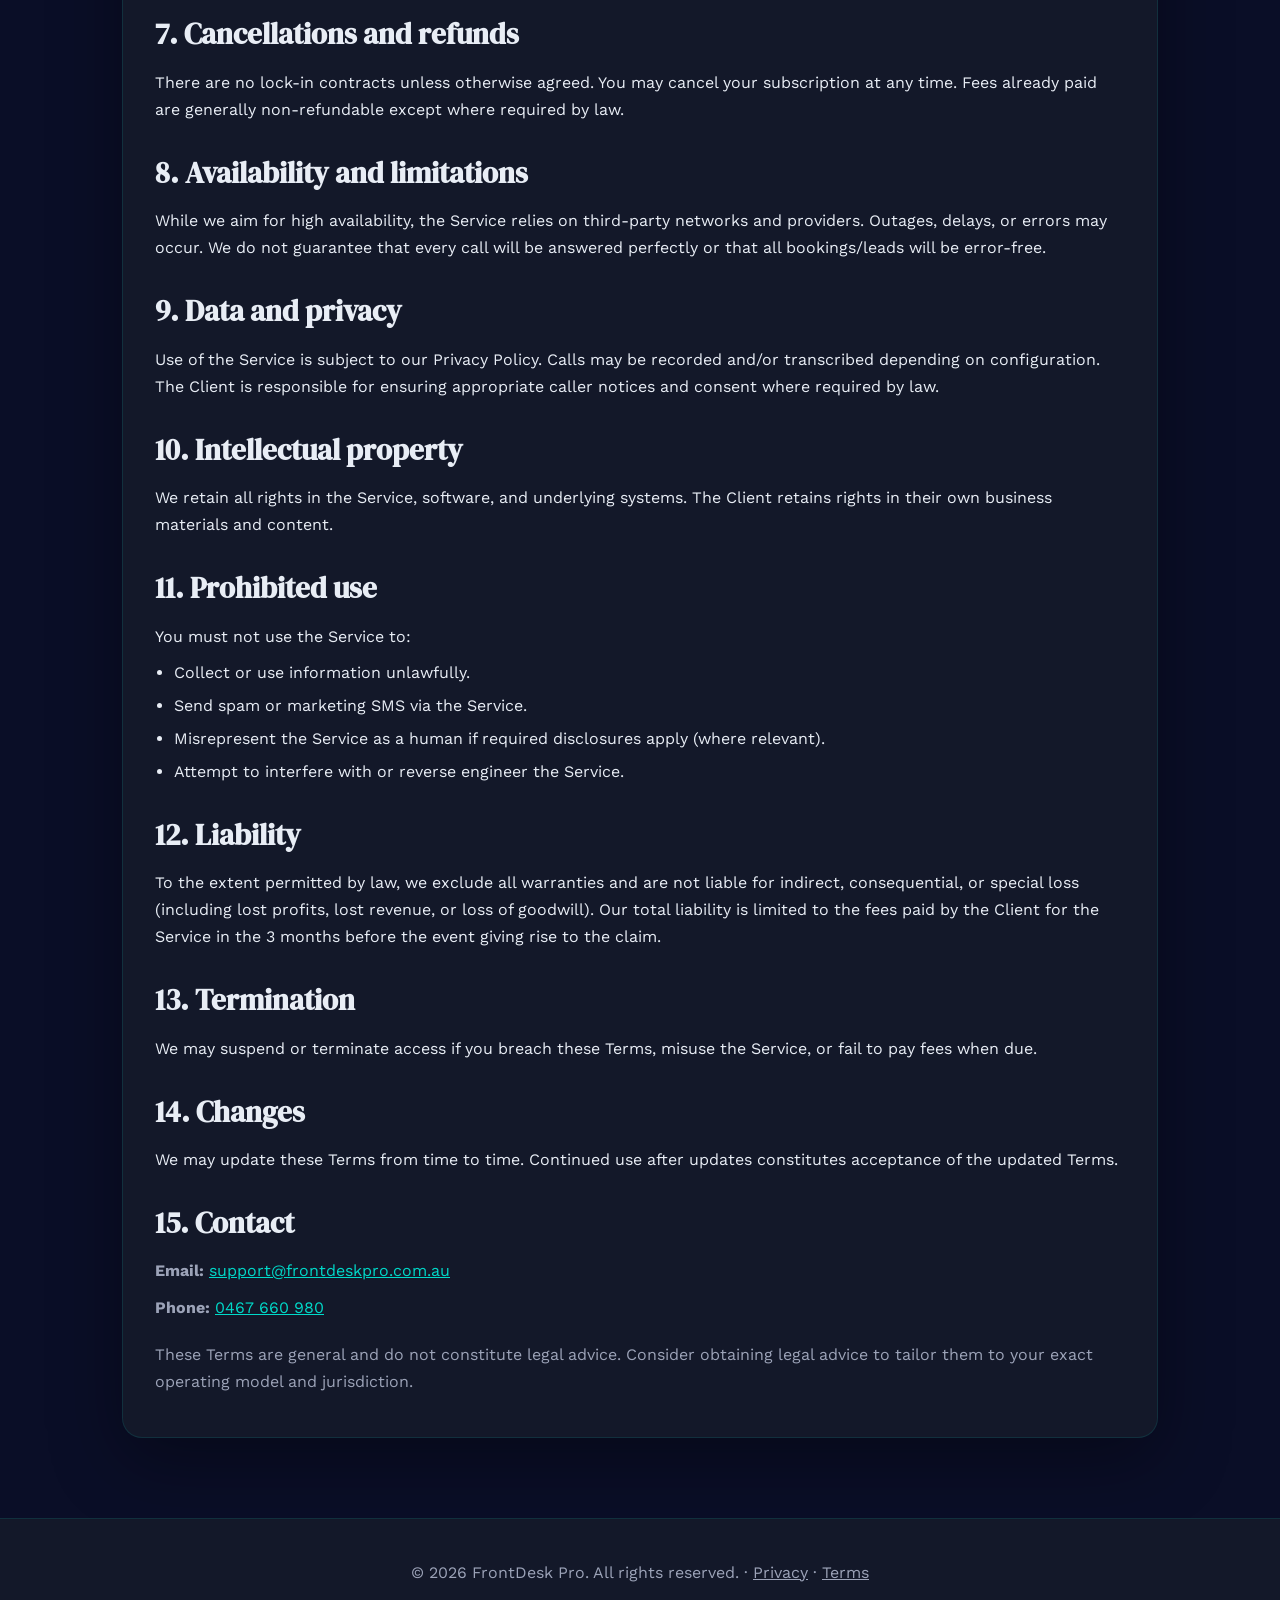
<file: terms.html>
<!-- terms.html -->
<!DOCTYPE html>
<html lang="en">
<head>
  <meta charset="UTF-8" />
  <meta name="viewport" content="width=device-width,initial-scale=1.0" />
  <title>Terms of Service — FrontDesk Pro</title>
  <meta name="description" content="FrontDesk Pro terms of service.">
  <meta property="og:title" content="Terms of Service — FrontDesk Pro">
  <meta property="og:description" content="FrontDesk Pro terms of service.">
  <meta property="og:type" content="website">
  <meta name="theme-color" content="#0A0E27">
  <link rel="icon" href="assets/favicon.svg" type="image/svg+xml">
  <link href="https://fonts.googleapis.com/css2?family=DM+Serif+Display:ital@0;1&family=Work+Sans:wght@300;400;500;600&display=swap" rel="stylesheet">
  <style>
    :root{
      --primary:#0066FF; --teal:#00D9C9;
      --dark-bg:#0A0E27; --dark-card:#131829;
      --text-light:#E8EDF5; --text-gray:#9CA3B8; --white:#FFF;
      --border:rgba(0,217,201,.12); --radius:20px; --shadow:0 22px 70px rgba(0,0,0,.35);
    }
    *{margin:0;padding:0;box-sizing:border-box}
    body{font-family:'Work Sans',sans-serif;background:var(--dark-bg);color:var(--text-light);line-height:1.7;overflow-x:hidden}
    .container{max-width:1100px;margin:0 auto;padding:0 2rem}

    nav{position:fixed;top:0;width:100%;background:rgba(10,14,39,.95);backdrop-filter:blur(10px);z-index:1000;padding:1.5rem 0;border-bottom:1px solid var(--border)}
    .nav-content{display:flex;justify-content:space-between;align-items:center;max-width:1400px;margin:0 auto;padding:0 2rem}
    .logo{font-family:'DM Serif Display',serif;font-size:1.8rem;color:var(--teal);text-decoration:none}
    .nav-links{display:flex;gap:2.5rem;align-items:center}
    .nav-links a{color:var(--text-light);text-decoration:none;font-weight:500;transition:color .3s;font-size:.95rem}
    .nav-links a:hover{color:var(--teal)}
    .cta-button{background:linear-gradient(135deg,var(--primary),var(--teal));color:var(--white);padding:.75rem 1.75rem;border-radius:50px;text-decoration:none;font-weight:600;transition:all .3s;font-size:.95rem;display:inline-flex;align-items:center;justify-content:center}
    .cta-button:hover{transform:translateY(-2px);box-shadow:0 10px 30px rgba(0,217,201,.35)}

    header{
      margin-top:80px;
      padding:5.5rem 0 2.5rem;
      background:linear-gradient(135deg,var(--dark-bg) 0%,#0D1F3C 55%,#0A2E3E 100%);
      border-bottom:1px solid rgba(255,255,255,.06);
    }
    h1{
      font-family:'DM Serif Display',serif;
      font-size:clamp(2.2rem,4vw,3.6rem);
      line-height:1.1;margin-bottom:1rem;letter-spacing:-.5px
    }
    h1 span{
      background:linear-gradient(135deg,var(--primary),var(--teal));
      -webkit-background-clip:text;-webkit-text-fill-color:transparent;background-clip:text;
      font-style:italic
    }
    .sub{color:var(--text-gray);max-width:900px}
    .content{padding:3rem 0 5rem}
    .paper{
      background:var(--dark-card);
      border:1px solid var(--border);
      border-radius:var(--radius);
      box-shadow:var(--shadow);
      padding:2rem;
    }
    h2{font-family:'DM Serif Display',serif;font-size:1.8rem;margin:1.6rem 0 .6rem}
    p{margin:.6rem 0}
    ul{margin:.6rem 0 .6rem 1.2rem}
    li{margin:.35rem 0}
    .muted{color:var(--text-gray)}
    .notice{
      border-left: 3px solid rgba(0,217,201,.35);
      padding-left: 1rem;
      margin: 1rem 0;
      color: var(--text-gray);
    }

    footer{background:var(--dark-card);color:var(--white);padding:2.5rem 0;border-top:1px solid var(--border)}
    .footerBottom{text-align:center;color:var(--text-gray)}
    @media (max-width:768px){.nav-links{display:none}.paper{padding:1.4rem}}
  </style>
  <link rel="stylesheet" href="assets/site.css">
</head>
<body>
  <nav>
    <div class="nav-content">
      <a class="logo" href="index.html">FrontDesk Pro</a>
      <div class="nav-links">
        <a href="how-it-works.html">How It Works</a>
        <a href="pricing.html">Pricing</a>
        <a href="book-demo.html">Book a Demo</a>
        <a href="contact.html">Contact</a>
        <a href="portal/">Client Login</a>
        <a href="book-demo.html" class="cta-button">Get Started</a>
      </div>
    </div>
  </nav>

  <header>
    <div class="container">
      <h1>Terms of <span>Service</span></h1>
      <p class="sub">
        These Terms govern your use of FrontDesk Pro's AI receptionist services. By purchasing or using the service, you agree to these Terms.
      </p>
      <p class="muted" style="margin-top:.7rem;">Last updated: <strong>01 Jan 2026</strong></p>
    </div>
  </header>

  <main class="content">
    <div class="container">
      <div class="paper">

        <h2>1. Definitions</h2>
        <p><strong>Client</strong> means the business or person purchasing the service.</p>
        <p><strong>Service</strong> means the AI receptionist, call handling, booking workflows, notifications, and related features.</p>
        <p><strong>Caller</strong> means an end user who calls the Client.</p>

        <h2>2. Service description</h2>
        <p>
          FrontDesk Pro provides an AI receptionist that can answer calls, capture information, send notifications, and (where enabled) assist with appointment booking.
          The Service is configured based on Client-provided information and rules.
        </p>

        <div class="notice">
          <strong>No medical advice:</strong> The Service is not a medical device and does not provide medical advice, diagnosis, or treatment.
          Clients remain responsible for all clinical decisions and patient communications.
        </div>

        <h2>3. Client responsibilities</h2>
        <p>The Client agrees to:</p>
        <ul>
          <li>Provide accurate business information, appointment types, and call handling rules.</li>
          <li>Ensure the Service configuration complies with applicable laws and industry obligations.</li>
          <li>Use the Service for legitimate business purposes only.</li>
          <li>Review notifications and follow up on leads/bookings where required.</li>
        </ul>

        <h2>4. Onboarding & configuration</h2>
        <p>
          A one-time onboarding/configuration fee may apply. Onboarding includes setting up call flows, rules, and integrations (where available).
          The Client must provide requested information in a timely manner to avoid delays.
        </p>

        <h2>5. Usage, limits, and overage</h2>
        <p>
          Plans include a monthly allowance of AI-handled call minutes. If usage exceeds the included allowance, calls continue uninterrupted
          and additional minutes are billed at the overage rate shown on the pricing page or agreed in writing.
        </p>
        <p>
          SMS notifications are included under fair use for service-related messages only (e.g., booking confirmations, lead notifications, and system alerts).
          Bulk or marketing SMS is not included and may be restricted or billed separately.
        </p>

        <h2>6. Fees and payment</h2>
        <p>
          Subscription fees are billed monthly in advance unless otherwise agreed. Additional usage charges (e.g., overage minutes) may be billed in arrears.
          If payment fails, we may suspend or limit the Service until payment is resolved.
        </p>

        <h2>7. Cancellations and refunds</h2>
        <p>
          There are no lock-in contracts unless otherwise agreed. You may cancel your subscription at any time.
          Fees already paid are generally non-refundable except where required by law.
        </p>

        <h2>8. Availability and limitations</h2>
        <p>
          While we aim for high availability, the Service relies on third-party networks and providers. Outages, delays, or errors may occur.
          We do not guarantee that every call will be answered perfectly or that all bookings/leads will be error-free.
        </p>

        <h2>9. Data and privacy</h2>
        <p>
          Use of the Service is subject to our Privacy Policy. Calls may be recorded and/or transcribed depending on configuration.
          The Client is responsible for ensuring appropriate caller notices and consent where required by law.
        </p>

        <h2>10. Intellectual property</h2>
        <p>
          We retain all rights in the Service, software, and underlying systems. The Client retains rights in their own business materials and content.
        </p>

        <h2>11. Prohibited use</h2>
        <p>You must not use the Service to:</p>
        <ul>
          <li>Collect or use information unlawfully.</li>
          <li>Send spam or marketing SMS via the Service.</li>
          <li>Misrepresent the Service as a human if required disclosures apply (where relevant).</li>
          <li>Attempt to interfere with or reverse engineer the Service.</li>
        </ul>

        <h2>12. Liability</h2>
        <p>
          To the extent permitted by law, we exclude all warranties and are not liable for indirect, consequential, or special loss
          (including lost profits, lost revenue, or loss of goodwill). Our total liability is limited to the fees paid by the Client
          for the Service in the 3 months before the event giving rise to the claim.
        </p>

        <h2>13. Termination</h2>
        <p>
          We may suspend or terminate access if you breach these Terms, misuse the Service, or fail to pay fees when due.
        </p>

        <h2>14. Changes</h2>
        <p>
          We may update these Terms from time to time. Continued use after updates constitutes acceptance of the updated Terms.
        </p>

        <h2>15. Contact</h2>
        <p class="muted"><strong>Email:</strong> <a data-fdp-href="email" data-fdp-text="email" href="mailto:support@frontdeskpro.com.au" style="color:var(--teal)">support@frontdeskpro.com.au</a></p>
        <p class="muted" data-fdp-if="phone" hidden><strong>Phone:</strong> <a data-fdp-href="phone" data-fdp-text="phone" href="#" style="color:var(--teal)"></a></p>

        <p class="muted" style="margin-top:1.2rem;">
          These Terms are general and do not constitute legal advice. Consider obtaining legal advice to tailor them to your exact operating model and jurisdiction.
        </p>

      </div>
    </div>
  </main>

  <footer>
    <div class="container">
      <div class="footerBottom">&copy; <span data-year>2026</span> FrontDesk Pro. All rights reserved.<span data-fdp-if="abn" hidden> · ABN <span data-fdp-text="abn"></span></span> · <a href="privacy.html" style="color:inherit">Privacy</a> · <a href="terms.html" style="color:inherit">Terms</a></div>
    </div>
  </footer>
  <script src="assets/config.js"></script>
  <script src="assets/site.js"></script>
</body>
</html>
</file>
<file: assets/site.css>
/* Shared additions — same palette & type as the original pages */

/* ---------- Mobile menu ---------- */
.menu-toggle{
  display:none;background:none;border:1px solid rgba(0,217,201,.25);
  border-radius:12px;width:44px;height:44px;cursor:pointer;
  align-items:center;justify-content:center;flex-direction:column;gap:5px;
}
.menu-toggle span{display:block;width:20px;height:2px;background:#E8EDF5;border-radius:2px;transition:transform .3s,opacity .3s}
.menu-toggle[aria-expanded="true"] span:nth-child(1){transform:translateY(7px) rotate(45deg)}
.menu-toggle[aria-expanded="true"] span:nth-child(2){opacity:0}
.menu-toggle[aria-expanded="true"] span:nth-child(3){transform:translateY(-7px) rotate(-45deg)}

@media (max-width:768px){
  nav{padding:1rem 0 !important}
  .menu-toggle{display:inline-flex}
  nav .nav-links.open{
    display:flex !important;flex-direction:column;align-items:stretch;gap:0;
    position:absolute;top:100%;left:0;right:0;
    background:rgba(10,14,39,.98);backdrop-filter:blur(10px);
    border-bottom:1px solid rgba(0,217,201,.15);padding:.5rem 1.5rem 1.5rem;
  }
  nav .nav-links.open a{padding:1rem 0;border-bottom:1px solid rgba(255,255,255,.06);font-size:1.05rem}
  nav .nav-links.open a.cta-button{margin-top:1rem;border-bottom:0;justify-content:center;padding:1rem}
  .hero{margin-top:70px !important}
}

/* ---------- Live demo line pill ---------- */
.demo-line{
  display:inline-flex;align-items:center;gap:.75rem;margin-top:1.5rem;
  padding:.7rem 1.2rem .7rem .8rem;border-radius:999px;text-decoration:none;
  background:rgba(0,217,201,.08);border:1px solid rgba(0,217,201,.28);color:#E8EDF5;
  font-weight:500;transition:all .3s;
}
.demo-line:hover{background:rgba(0,217,201,.15);transform:translateY(-2px)}
.demo-line strong{color:#00D9C9;white-space:nowrap}
.pulse{width:10px;height:10px;border-radius:50%;background:#00D9C9;box-shadow:0 0 0 0 rgba(0,217,201,.6);animation:pulse 1.8s infinite;flex:0 0 auto}
@keyframes pulse{0%{box-shadow:0 0 0 0 rgba(0,217,201,.6)}70%{box-shadow:0 0 0 12px rgba(0,217,201,0)}100%{box-shadow:0 0 0 0 rgba(0,217,201,0)}}

/* ---------- Forms (shared) ---------- */
.fdp-form label{display:block;font-weight:600;margin:.75rem 0 .35rem}
.fdp-form input,.fdp-form select,.fdp-form textarea{
  width:100%;background:rgba(10,14,39,.45);border:1px solid rgba(255,255,255,.12);
  color:#E8EDF5;padding:.9rem 1rem;border-radius:14px;outline:none;font-family:inherit;font-size:1rem;
}
.fdp-form select option{background:#131829}
.fdp-form textarea{min-height:120px;resize:vertical}
.fdp-form input:focus,.fdp-form select:focus,.fdp-form textarea:focus{border-color:rgba(0,217,201,.4);box-shadow:0 0 0 3px rgba(0,217,201,.12)}
.fdp-form .row{display:grid;grid-template-columns:1fr 1fr;gap:0 1rem}
@media (max-width:600px){.fdp-form .row{grid-template-columns:1fr}}
.fdp-form .btn{
  margin-top:1.2rem;width:100%;border:0;border-radius:999px;padding:1rem 1.6rem;font-weight:700;cursor:pointer;
  background:linear-gradient(135deg,#0066FF,#00D9C9);color:#fff;transition:all .3s;font-size:1rem;font-family:inherit;
}
.fdp-form .btn:hover{transform:translateY(-2px);box-shadow:0 15px 40px rgba(0,217,201,.35)}
.fdp-form .btn[disabled]{opacity:.6;cursor:wait;transform:none}
.fdp-form .hp{position:absolute;left:-9999px}
.form-status{margin-top:1rem;padding:1rem 1.1rem;border-radius:14px;display:none;font-size:.98rem}
.form-status.ok{display:block;background:rgba(0,217,201,.1);border:1px solid rgba(0,217,201,.35);color:#E8EDF5}
.form-status.err{display:block;background:rgba(255,99,99,.08);border:1px solid rgba(255,99,99,.35);color:#ffd6d6}

/* ---------- Contact details list ---------- */
.contact-lines{list-style:none;display:grid;gap:.6rem;margin-top:1rem}
.contact-lines a{color:#00D9C9;text-decoration:none;font-weight:600}
.contact-lines a:hover{text-decoration:underline}
.footer-contact{margin-top:1.2rem;display:grid;gap:.35rem;font-size:.95rem}
.footer-contact a{color:#9CA3B8;text-decoration:none}
.footer-contact a:hover{color:#00D9C9}
.footer-legal{margin-top:.4rem;font-size:.85rem;opacity:.8}

/* ---------- Cal embed ---------- */
#cal-inline{width:100%;min-height:640px;border-radius:16px;overflow:auto}

/* Pricing card hover was jumpy (no transition) */
.pricing-card{transition:transform .4s cubic-bezier(.4,0,.2,1),box-shadow .4s,border-color .4s}

[hidden]{display:none !important}
</file>
